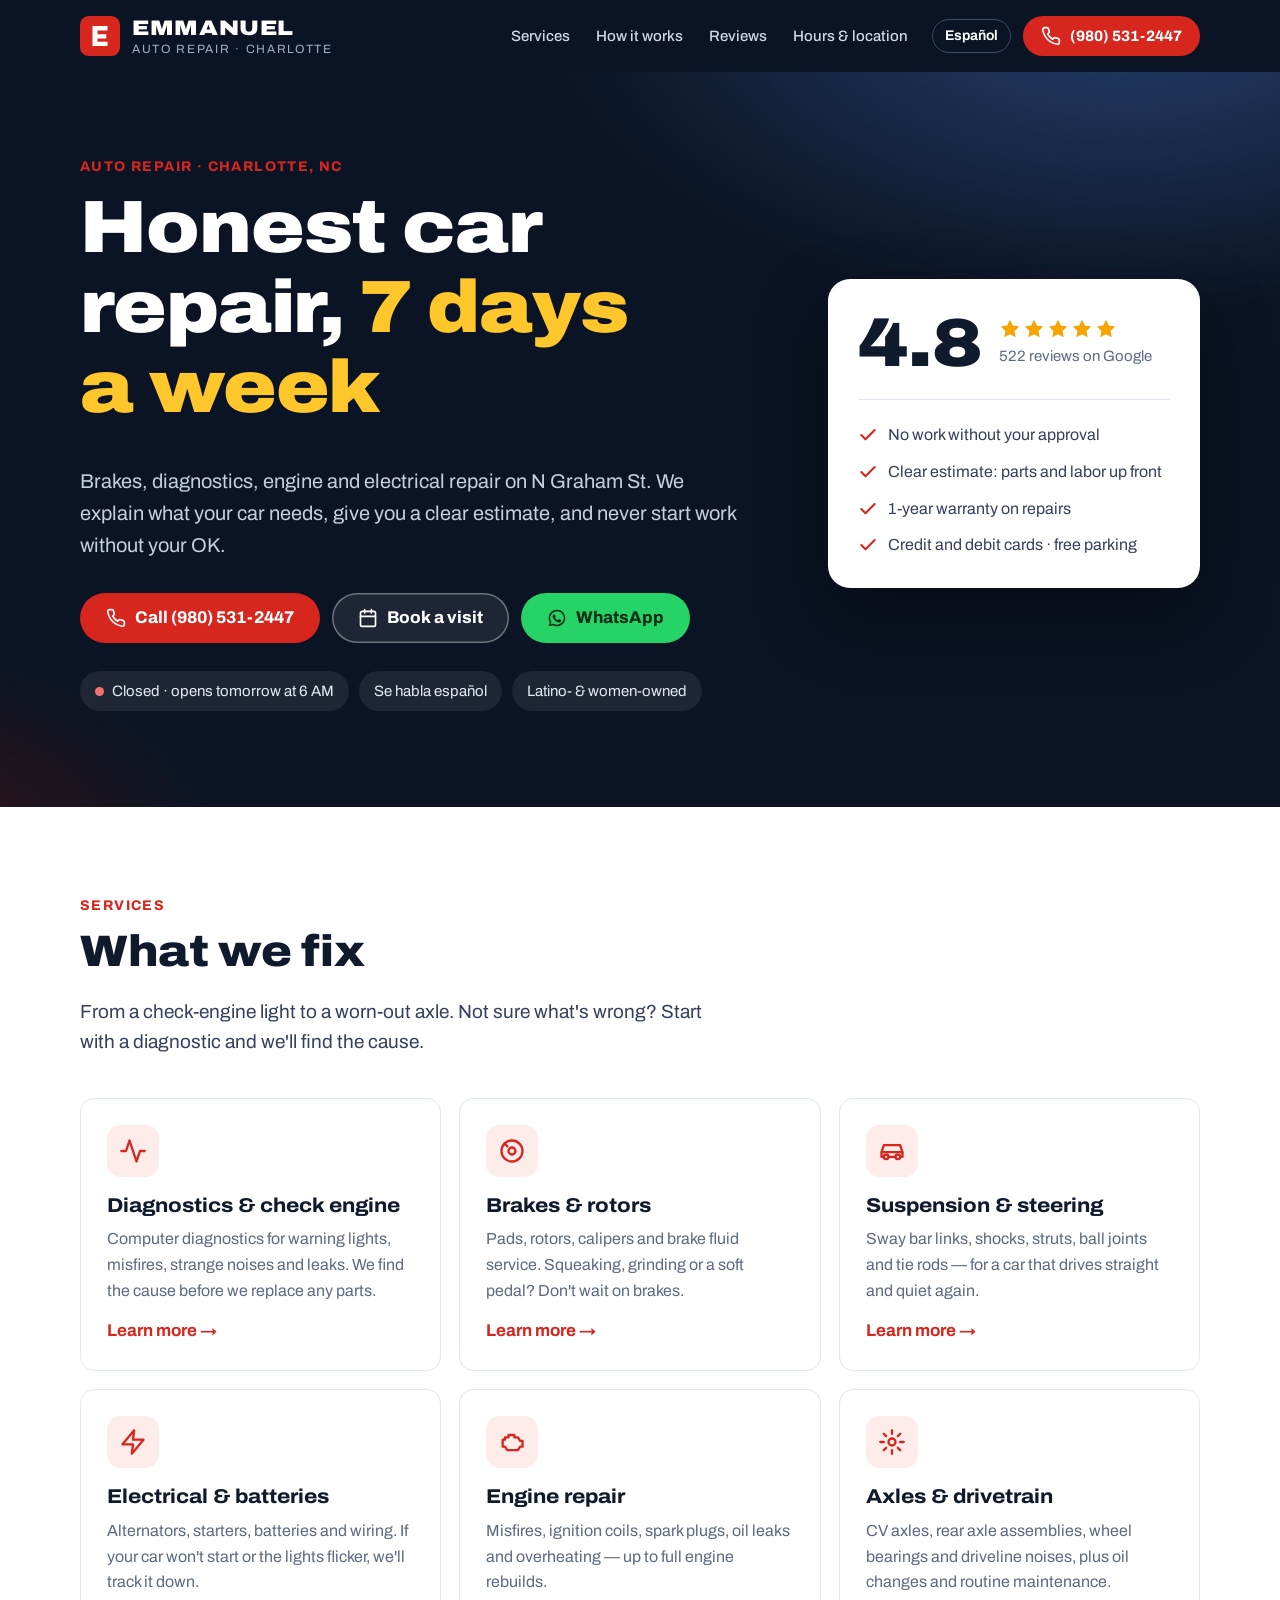
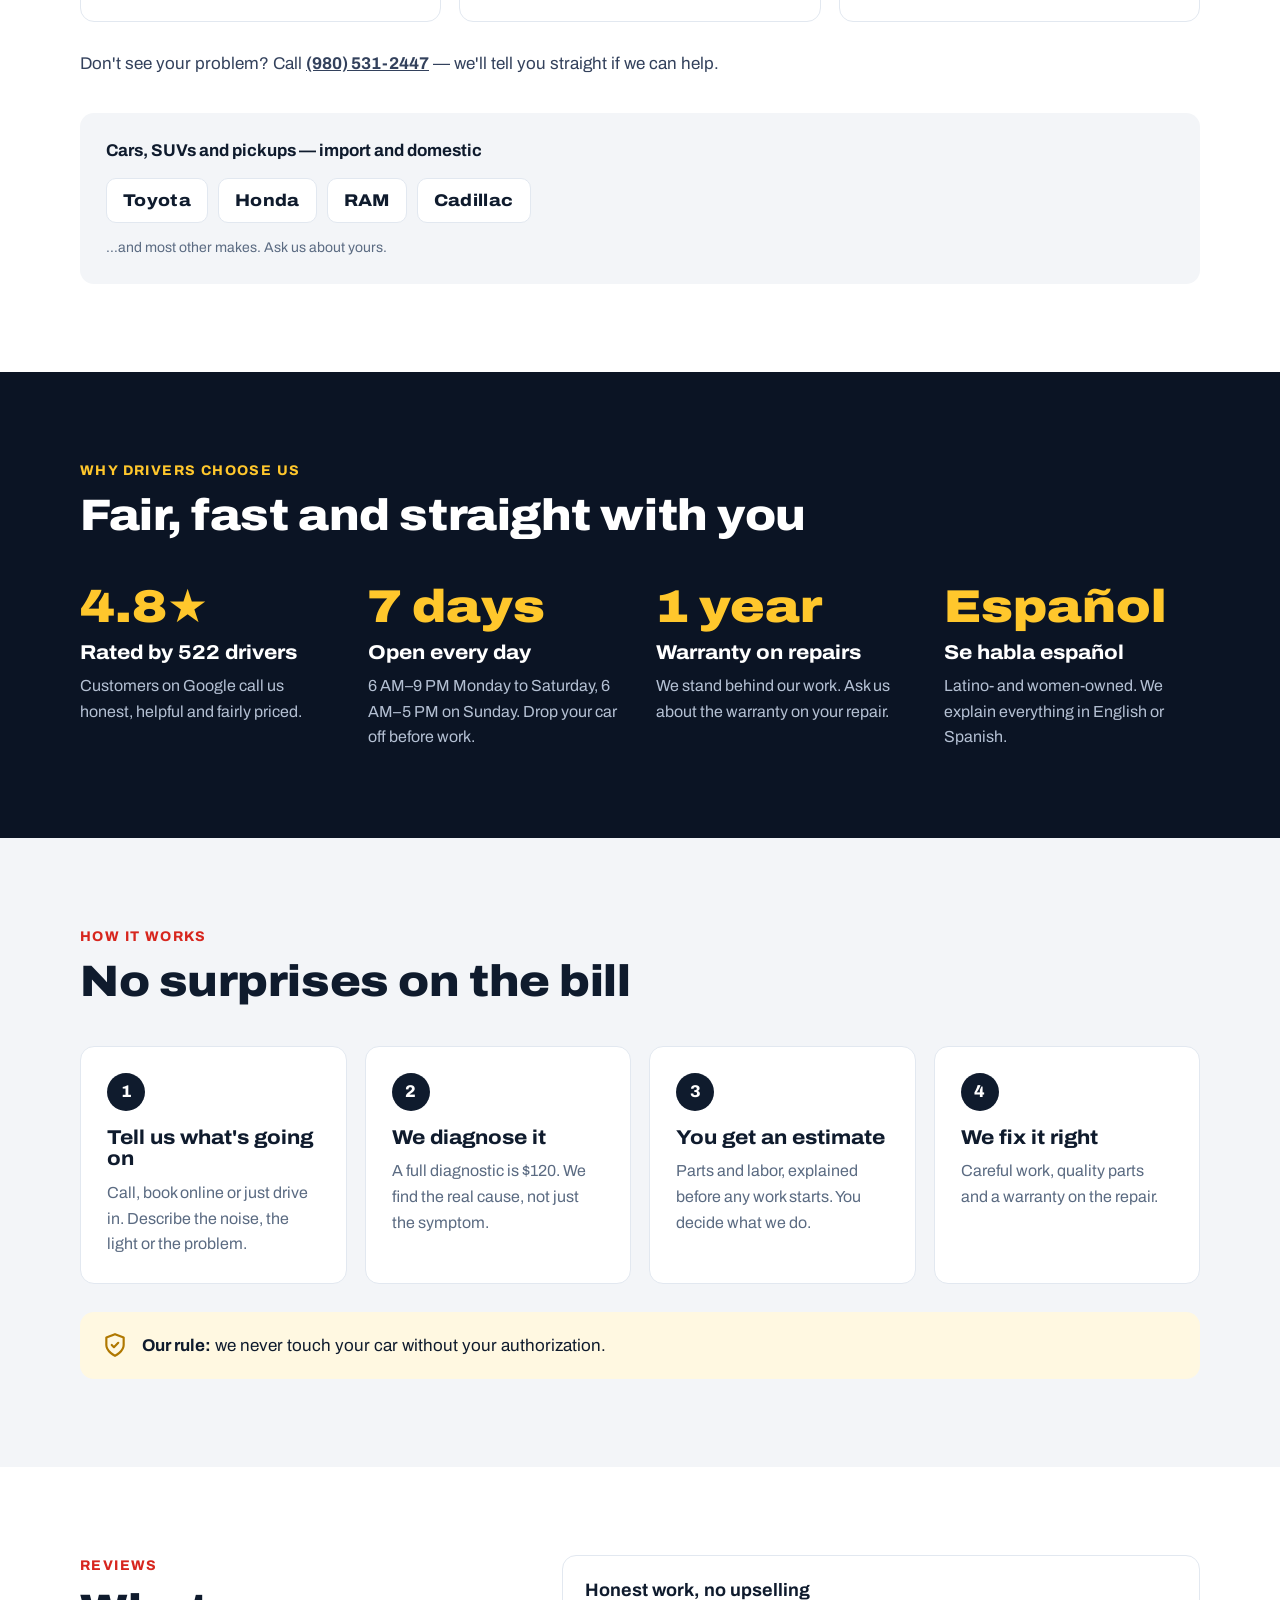
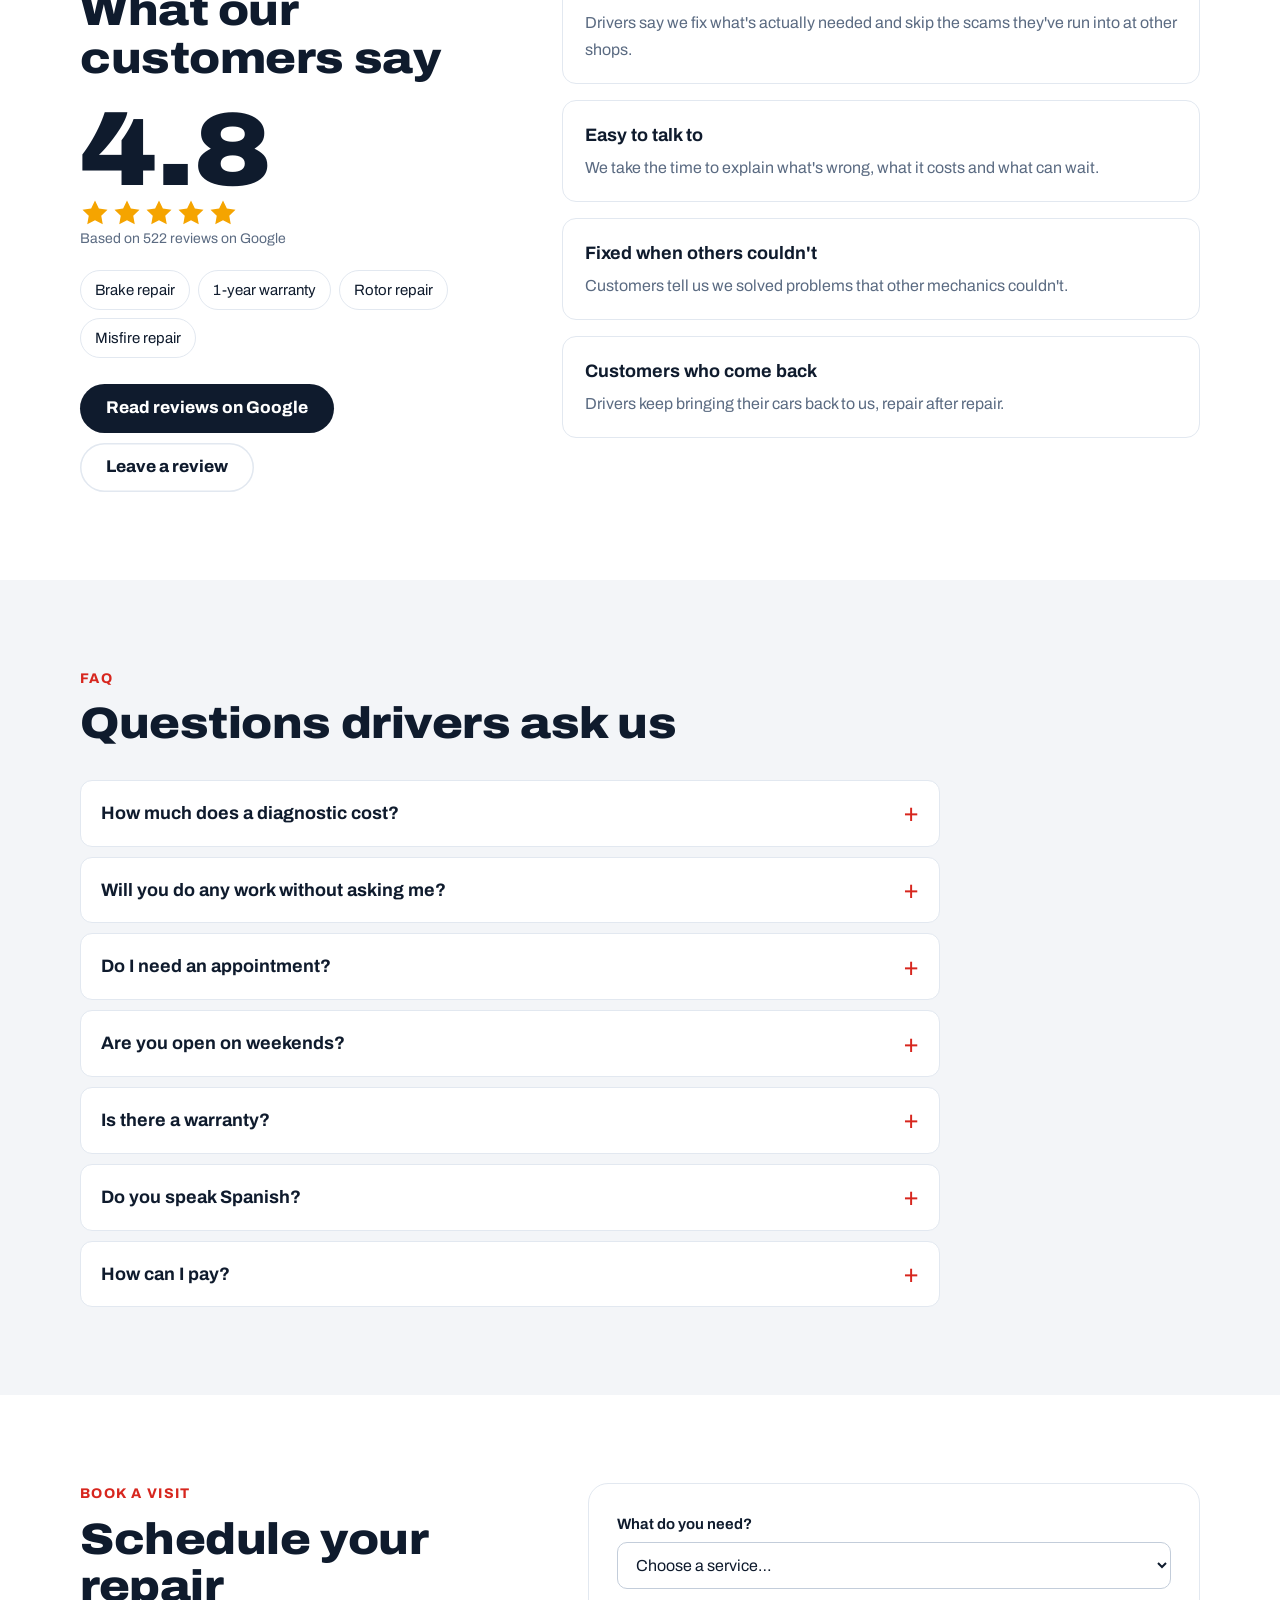
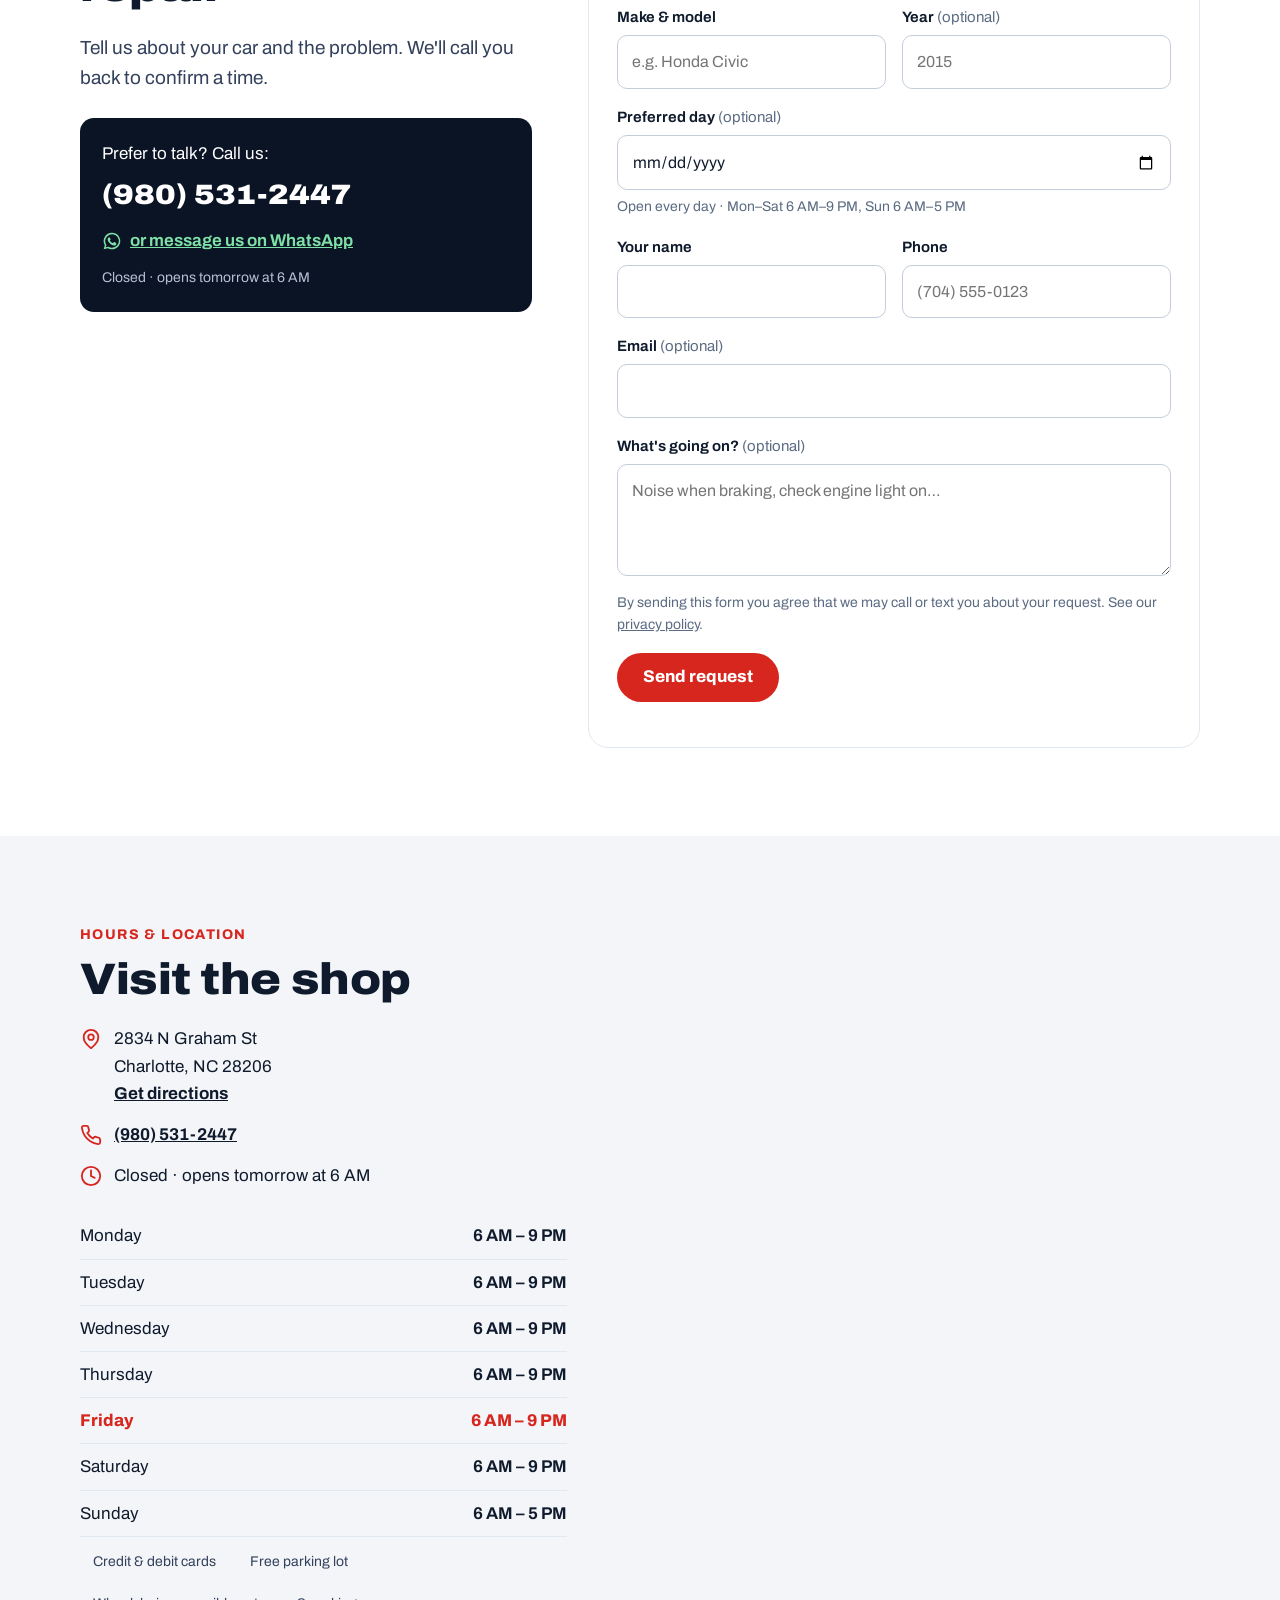
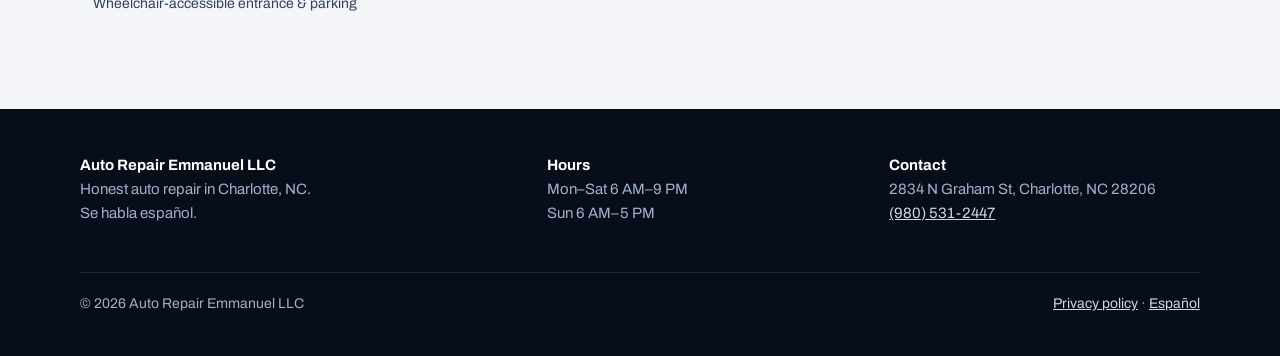
<file: index.html>
<!doctype html>
<html lang="en">
<head>
<meta charset="utf-8">
<meta name="viewport" content="width=device-width, initial-scale=1, viewport-fit=cover">
<title>Auto Repair Emmanuel — Honest Auto Repair in Charlotte, NC · Open 7 Days</title>
<meta name="description" content="Latino- and women-owned auto repair shop at 2834 N Graham St, Charlotte. Brakes, diagnostics, engine, electrical and suspension repair. 4.8★ from 522 Google reviews. Open 7 days. Se habla español. (980) 531-2447.">
<link rel="canonical" href="https://www.autorepairemmanuel.com/">
<link rel="alternate" hreflang="en" href="https://www.autorepairemmanuel.com/">
<link rel="alternate" hreflang="es" href="https://www.autorepairemmanuel.com/es/">
<link rel="alternate" hreflang="x-default" href="https://www.autorepairemmanuel.com/">
<meta property="og:type" content="website">
<meta property="og:title" content="Auto Repair Emmanuel — Honest Auto Repair in Charlotte, NC">
<meta property="og:description" content="Brakes, diagnostics, engine and electrical repair. 4.8★ from 522 Google reviews. Open 7 days. Se habla español.">
<meta property="og:url" content="https://www.autorepairemmanuel.com/">
<meta property="og:locale" content="en_US">
<meta property="og:locale:alternate" content="es_US">
<!-- preview: remove noindex when the client approves the launch -->
<meta name="robots" content="noindex, nofollow">
<meta property="og:image" content="https://ihorsavva.github.io/emmanuelAuto/assets/img/og.png">
<meta property="og:image:width" content="1200">
<meta property="og:image:height" content="630">
<meta property="og:image:alt" content="Auto Repair Emmanuel — honest car repair in Charlotte, NC">
<meta name="twitter:card" content="summary_large_image">
<meta name="theme-color" content="#0b1424">
<link rel="icon" href="assets/img/favicon.svg" type="image/svg+xml">
<link rel="preconnect" href="https://fonts.googleapis.com">
<link rel="preconnect" href="https://fonts.gstatic.com" crossorigin>
<link rel="stylesheet" href="https://fonts.googleapis.com/css2?family=Archivo:wdth,wght@62..125,400..900&amp;display=swap">
<link rel="stylesheet" href="assets/css/style.css">
<script type="application/ld+json">
{
 "@context": "https://schema.org",
 "@type": "AutoRepair",
 "@id": "https://www.autorepairemmanuel.com/#shop",
 "name": "Auto Repair Emmanuel LLC",
 "url": "https://www.autorepairemmanuel.com/",
 "telephone": "+19805312447",
 "priceRange": "$$",
 "address": {
  "@type": "PostalAddress",
  "streetAddress": "2834 N Graham St",
  "addressLocality": "Charlotte",
  "addressRegion": "NC",
  "postalCode": "28206",
  "addressCountry": "US"
 },
 "geo": { "@type": "GeoCoordinates", "latitude": 35.2572837, "longitude": -80.8220715 },
 "hasMap": "https://maps.google.com/?cid=7259521944887175084",
 "openingHoursSpecification": [
  { "@type": "OpeningHoursSpecification", "dayOfWeek": ["Monday", "Tuesday", "Wednesday", "Thursday", "Friday", "Saturday"], "opens": "06:00", "closes": "21:00" },
  { "@type": "OpeningHoursSpecification", "dayOfWeek": "Sunday", "opens": "06:00", "closes": "17:00" }
 ],
 "paymentAccepted": "Credit Card, Debit Card",
 "knowsLanguage": ["en", "es"],
 "areaServed": { "@type": "City", "name": "Charlotte" }
}
</script>
<script type="application/ld+json">
{
 "@context": "https://schema.org",
 "@type": "FAQPage",
 "mainEntity": [
  {
   "@type": "Question",
   "name": "How much does a diagnostic cost?",
   "acceptedAnswer": {
    "@type": "Answer",
    "text": "A full diagnostic is $120. We find the cause first, then give you an estimate for parts and labor."
   }
  },
  {
   "@type": "Question",
   "name": "Will you do any work without asking me?",
   "acceptedAnswer": {
    "@type": "Answer",
    "text": "No. We never touch your car without your authorization. You see the estimate and decide what we do."
   }
  },
  {
   "@type": "Question",
   "name": "Do I need an appointment?",
   "acceptedAnswer": {
    "@type": "Answer",
    "text": "Book online or call (980) 531-2447 and we'll confirm a time. If it's urgent, call and we'll tell you how soon we can look at it."
   }
  },
  {
   "@type": "Question",
   "name": "Are you open on weekends?",
   "acceptedAnswer": {
    "@type": "Answer",
    "text": "Yes. We're open 7 days: Monday to Saturday 6 AM–9 PM and Sunday 6 AM–5 PM."
   }
  },
  {
   "@type": "Question",
   "name": "Is there a warranty?",
   "acceptedAnswer": {
    "@type": "Answer",
    "text": "Yes, our repairs come with a 1-year warranty. Ask us about the details for your repair."
   }
  },
  {
   "@type": "Question",
   "name": "Do you speak Spanish?",
   "acceptedAnswer": {
    "@type": "Answer",
    "text": "Sí. We're a Latino- and women-owned shop and explain everything in English or Spanish."
   }
  },
  {
   "@type": "Question",
   "name": "How can I pay?",
   "acceptedAnswer": {
    "@type": "Answer",
    "text": "We accept credit and debit cards."
   }
  }
 ]
}
</script>
</head>
<body>
<svg width="0" height="0" style="position:absolute" aria-hidden="true">
  <defs>
    <symbol id="i-phone" viewBox="0 0 24 24"><path fill="none" stroke="currentColor" stroke-width="2" stroke-linecap="round" stroke-linejoin="round" d="M22 16.9v3a2 2 0 0 1-2.2 2 19.8 19.8 0 0 1-8.6-3.1 19.5 19.5 0 0 1-6-6A19.8 19.8 0 0 1 2.1 4.2 2 2 0 0 1 4.1 2h3a2 2 0 0 1 2 1.7c.1.9.4 1.8.7 2.7a2 2 0 0 1-.5 2.1L8 9.8a16 16 0 0 0 6 6l1.3-1.3a2 2 0 0 1 2.1-.4c.9.3 1.8.6 2.7.7a2 2 0 0 1 1.7 2z"/></symbol>
    <symbol id="i-pin" viewBox="0 0 24 24"><g fill="none" stroke="currentColor" stroke-width="2" stroke-linecap="round" stroke-linejoin="round"><path d="M20 10c0 6-8 12-8 12s-8-6-8-12a8 8 0 0 1 16 0z"/><circle cx="12" cy="10" r="3"/></g></symbol>
    <symbol id="i-nav" viewBox="0 0 24 24"><path fill="none" stroke="currentColor" stroke-width="2" stroke-linejoin="round" d="M3 11 22 2l-9 19-2-8z"/></symbol>
    <symbol id="i-star" viewBox="0 0 24 24"><path fill="currentColor" d="m12 2 3.1 6.3 6.9 1-5 4.9 1.2 6.8L12 17.8 5.8 21 7 14.2 2 9.3l6.9-1z"/></symbol>
    <symbol id="i-check" viewBox="0 0 24 24"><path fill="none" stroke="currentColor" stroke-width="2.5" stroke-linecap="round" stroke-linejoin="round" d="M20 6 9 17l-5-5"/></symbol>
    <symbol id="i-clock" viewBox="0 0 24 24"><g fill="none" stroke="currentColor" stroke-width="2" stroke-linecap="round"><circle cx="12" cy="12" r="10"/><path d="M12 6v6l4 2"/></g></symbol>
    <symbol id="i-cal" viewBox="0 0 24 24"><g fill="none" stroke="currentColor" stroke-width="2" stroke-linecap="round"><rect x="3" y="4" width="18" height="18" rx="2"/><path d="M16 2v4M8 2v4M3 10h18"/></g></symbol>
    <symbol id="i-pulse" viewBox="0 0 24 24"><path fill="none" stroke="currentColor" stroke-width="2" stroke-linecap="round" stroke-linejoin="round" d="M22 12h-4l-3 9L9 3l-3 9H2"/></symbol>
    <symbol id="i-disc" viewBox="0 0 24 24"><g fill="none" stroke="currentColor" stroke-width="2"><circle cx="12" cy="12" r="9"/><circle cx="12" cy="12" r="3"/><path stroke-linecap="round" d="M5.5 5.5 8 8"/></g></symbol>
    <symbol id="i-car" viewBox="0 0 24 24"><g fill="none" stroke="currentColor" stroke-width="2" stroke-linecap="round" stroke-linejoin="round"><path d="M3 13 5 7h14l2 6v4h-2M5 17H3v-4h18M9 17h6"/><circle cx="7" cy="17" r="2"/><circle cx="17" cy="17" r="2"/></g></symbol>
    <symbol id="i-bolt" viewBox="0 0 24 24"><path fill="none" stroke="currentColor" stroke-width="2" stroke-linejoin="round" d="M13 2 3 14h9l-1 8 10-12h-9z"/></symbol>
    <symbol id="i-engine" viewBox="0 0 24 24"><path fill="none" stroke="currentColor" stroke-width="2" stroke-linejoin="round" d="M4 10h2V8h3V6h5v2h3l2 3h2v5h-2l-2 3H8l-2-3H4z"/></symbol>
    <symbol id="i-gear" viewBox="0 0 24 24"><g fill="none" stroke="currentColor" stroke-width="2" stroke-linecap="round"><circle cx="12" cy="12" r="3"/><path d="M12 2v3M12 19v3M2 12h3M19 12h3M4.9 4.9 7 7M17 17l2.1 2.1M4.9 19.1 7 17M17 7l2.1-2.1"/></g></symbol>
    <symbol id="i-shield" viewBox="0 0 24 24"><g fill="none" stroke="currentColor" stroke-width="2" stroke-linecap="round" stroke-linejoin="round"><path d="M12 22s8-4 8-10V5l-8-3-8 3v7c0 6 8 10 8 10z"/><path d="m9 12 2 2 4-4"/></g></symbol>
    <symbol id="i-menu" viewBox="0 0 24 24"><path fill="none" stroke="currentColor" stroke-width="2" stroke-linecap="round" d="M3 6h18M3 12h18M3 18h18"/></symbol>
    <symbol id="i-wa" viewBox="0 0 24 24"><path fill="currentColor" d="M12 2a10 10 0 0 0-8.6 15.1L2 22l5-1.3A10 10 0 1 0 12 2zm0 18.2a8.2 8.2 0 0 1-4.2-1.2l-.3-.2-3 .8.8-2.9-.2-.3A8.2 8.2 0 1 1 12 20.2zm4.5-6.1c-.2-.1-1.5-.7-1.7-.8-.2-.1-.4-.1-.6.1l-.8 1c-.1.2-.3.2-.5.1a6.7 6.7 0 0 1-3.3-2.9c-.3-.4.3-.4.7-1.3.1-.2 0-.3 0-.4l-.8-1.8c-.2-.5-.4-.4-.6-.4h-.5c-.2 0-.4.1-.7.3-.2.3-.9.9-.9 2.2s.9 2.5 1 2.7c.1.2 1.8 2.8 4.4 3.9 1.6.7 2.3.8 3.1.6.5-.1 1.5-.6 1.7-1.2.2-.6.2-1.1.2-1.2-.1-.1-.3-.2-.5-.3z"/></symbol>
    <symbol id="i-logo" viewBox="0 0 64 64"><rect width="64" height="64" rx="14" fill="#d7261e"/><path d="M20 16h24v7H28v6h14v7H28v5h16v7H20z" fill="#fff"/></symbol>
  </defs>
</svg>

<a class="skip" href="#main">Skip to content</a>

<header class="site-head">
  <div class="wrap">
    <a class="brand" href="./" aria-label="Auto Repair Emmanuel, home"><svg aria-hidden="true"><use href="#i-logo"/></svg><span><span class="brand-mark">EMMANUEL</span><span class="brand-sub">Auto Repair · Charlotte</span></span></a>
    <nav class="nav" id="nav" aria-label="Main">
      <a href="#services">Services</a>
      <a href="#how">How it works</a>
      <a href="#reviews">Reviews</a>
      <a href="#contact">Hours &amp; location</a>
    </nav>
    <div class="head-actions">
      <a class="lang" href="es/" hreflang="es" lang="es">Español</a>
      <a class="btn btn-primary btn-sm" href="tel:+19805312447"><svg aria-hidden="true"><use href="#i-phone"/></svg>(980) 531-2447</a>
      <button class="menu-btn" type="button" aria-controls="nav" aria-expanded="false"><svg aria-hidden="true"><use href="#i-menu"/></svg><span class="sr">Menu</span></button>
    </div>
  </div>
</header>

<main id="main">
  <section class="hero">
    <div class="wrap">
      <div>
        <p class="eyebrow">Auto repair · Charlotte, NC</p>
        <h1>Honest car repair, <em>7&nbsp;days a&nbsp;week</em></h1>
        <p class="lead">Brakes, diagnostics, engine and electrical repair on N&nbsp;Graham&nbsp;St. We explain what your car needs, give you a clear estimate, and never start work without your OK.</p>
        <div class="cta">
          <a class="btn btn-primary" href="tel:+19805312447"><svg aria-hidden="true"><use href="#i-phone"/></svg>Call (980) 531-2447</a>
          <a class="btn btn-ghost" href="#book"><svg aria-hidden="true"><use href="#i-cal"/></svg>Book a visit</a>
          <a class="btn btn-wa" href="https://wa.me/19805312447?text=Hi!%20I%27d%20like%20to%20book%20a%20repair." target="_blank" rel="noopener"><svg aria-hidden="true"><use href="#i-wa"/></svg>WhatsApp</a>
        </div>
        <ul class="badges">
          <li class="badge" data-status><span class="status-dot"></span><span data-status-text>Mon–Sat 6 AM–9 PM · Sun 6 AM–5 PM</span></li>
          <li class="badge" lang="es">Se habla español</li>
          <li class="badge">Latino- &amp; women-owned</li>
        </ul>
      </div>
      <aside class="rating-card" aria-label="Google rating">
        <div class="top">
          <div class="big" data-rating>4.8</div>
          <div>
            <div class="stars" aria-label="4.8 out of 5 stars"><svg><use href="#i-star"/></svg><svg><use href="#i-star"/></svg><svg><use href="#i-star"/></svg><svg><use href="#i-star"/></svg><svg><use href="#i-star"/></svg></div>
            <div class="count"><span data-count>522</span> reviews on Google</div>
          </div>
        </div>
        <hr>
        <ul class="checks">
          <li><svg aria-hidden="true"><use href="#i-check"/></svg>No work without your approval</li>
          <li><svg aria-hidden="true"><use href="#i-check"/></svg>Clear estimate: parts and labor up front</li>
          <li><svg aria-hidden="true"><use href="#i-check"/></svg>1-year warranty on repairs</li>
          <li><svg aria-hidden="true"><use href="#i-check"/></svg>Credit and debit cards · free parking</li>
        </ul>
      </aside>
    </div>
  </section>

  <section class="section" id="services">
    <div class="wrap">
      <p class="eyebrow">Services</p>
      <h2>What we fix</h2>
      <p class="lead">From a check-engine light to a worn-out axle. Not sure what's wrong? Start with a diagnostic and we'll find the cause.</p>
      <div class="grid">
        <article class="card"><div class="ico"><svg aria-hidden="true"><use href="#i-pulse"/></svg></div><h3>Diagnostics &amp; check engine</h3><p>Computer diagnostics for warning lights, misfires, strange noises and leaks. We find the cause before we replace any parts.</p><a class="card-link" href="check-engine.html">Learn more<span class="sr"> — Check engine &amp; diagnostics</span> →</a></article>
        <article class="card"><div class="ico"><svg aria-hidden="true"><use href="#i-disc"/></svg></div><h3>Brakes &amp; rotors</h3><p>Pads, rotors, calipers and brake fluid service. Squeaking, grinding or a soft pedal? Don't wait on brakes.</p><a class="card-link" href="brakes.html">Learn more<span class="sr"> — Brake repair</span> →</a></article>
        <article class="card"><div class="ico"><svg aria-hidden="true"><use href="#i-car"/></svg></div><h3>Suspension &amp; steering</h3><p>Sway bar links, shocks, struts, ball joints and tie rods — for a car that drives straight and quiet again.</p><a class="card-link" href="suspension.html">Learn more<span class="sr"> — Suspension repair</span> →</a></article>
        <article class="card"><div class="ico"><svg aria-hidden="true"><use href="#i-bolt"/></svg></div><h3>Electrical &amp; batteries</h3><p>Alternators, starters, batteries and wiring. If your car won't start or the lights flicker, we'll track it down.</p></article>
        <article class="card"><div class="ico"><svg aria-hidden="true"><use href="#i-engine"/></svg></div><h3>Engine repair</h3><p>Misfires, ignition coils, spark plugs, oil leaks and overheating — up to full engine rebuilds.</p></article>
        <article class="card"><div class="ico"><svg aria-hidden="true"><use href="#i-gear"/></svg></div><h3>Axles &amp; drivetrain</h3><p>CV axles, rear axle assemblies, wheel bearings and driveline noises, plus oil changes and routine maintenance.</p></article>
      </div>
      <p class="more">Don't see your problem? Call <a href="tel:+19805312447">(980) 531-2447</a> — we'll tell you straight if we can help.</p>
      <div class="makes"><p><strong>Cars, SUVs and pickups — import and domestic</strong></p><ul><li>Toyota</li><li>Honda</li><li>RAM</li><li>Cadillac</li></ul><p class="hint">…and most other makes. Ask us about yours.</p></div>
    </div>
  </section>

  <section class="section dark" id="why">
    <div class="wrap">
      <p class="eyebrow">Why drivers choose us</p>
      <h2>Fair, fast and straight with you</h2>
      <div class="why">
        <div><div class="num">4.8★</div><h3>Rated by 522 drivers</h3><p>Customers on Google call us honest, helpful and fairly priced.</p></div>
        <div><div class="num">7 days</div><h3>Open every day</h3><p>6 AM–9 PM Monday to Saturday, 6 AM–5 PM on Sunday. Drop your car off before work.</p></div>
        <div><div class="num">1 year</div><h3>Warranty on repairs</h3><p>We stand behind our work. Ask us about the warranty on your repair.</p></div>
        <div><div class="num" lang="es">Español</div><h3>Se habla español</h3><p>Latino- and women-owned. We explain everything in English or Spanish.</p></div>
      </div>
    </div>
  </section>

  <section class="section alt" id="how">
    <div class="wrap">
      <p class="eyebrow">How it works</p>
      <h2>No surprises on the bill</h2>
      <ol class="steps">
        <li><h3>Tell us what's going on</h3><p>Call, book online or just drive in. Describe the noise, the light or the problem.</p></li>
        <li><h3>We diagnose it</h3><p>A full diagnostic is $120. We find the real cause, not just the symptom.</p></li>
        <li><h3>You get an estimate</h3><p>Parts and labor, explained before any work starts. You decide what we do.</p></li>
        <li><h3>We fix it right</h3><p>Careful work, quality parts and a warranty on the repair.</p></li>
      </ol>
      <div class="promise"><svg aria-hidden="true"><use href="#i-shield"/></svg><p><strong>Our rule:</strong> we never touch your car without your authorization.</p></div>
    </div>
  </section>

  <section class="section dark" id="gallery" hidden>
    <div class="wrap">
      <p class="eyebrow">Our work</p>
      <h2>Inside the shop</h2>
      <p class="lead">Real jobs from our bays: brakes, suspension, engine rebuilds, trucks and SUVs.</p>
      <div class="gallery" id="gallery-grid"></div>
      <p class="g-attr">Photos and reviews from Google Maps</p>
    </div>
  </section>

  <section class="section" id="reviews">
    <div class="wrap reviews">
      <div>
        <p class="eyebrow">Reviews</p>
        <h2>What our customers say</h2>
        <div class="score" data-rating>4.8</div>
        <div class="stars" aria-label="4.8 out of 5 stars"><svg><use href="#i-star"/></svg><svg><use href="#i-star"/></svg><svg><use href="#i-star"/></svg><svg><use href="#i-star"/></svg><svg><use href="#i-star"/></svg></div>
        <p class="hint">Based on <span data-count>522</span> reviews on Google</p>
        <ul class="tags" aria-label="Often mentioned in reviews">
          <li>Brake repair</li><li>1-year warranty</li><li>Rotor repair</li><li>Misfire repair</li>
        </ul>
        <div class="row-btns">
          <a class="btn btn-dark" href="https://maps.google.com/?cid=7259521944887175084" target="_blank" rel="noopener">Read reviews on Google</a>
          <a class="btn btn-line" href="https://search.google.com/local/writereview?placeid=ChIJTweTncUfVIgRrCcnDL8Av2Q" target="_blank" rel="noopener">Leave a review</a>
        </div>
      </div>
      <ul class="quotes" id="quotes">
        <li><strong>Honest work, no upselling</strong><span>Drivers say we fix what's actually needed and skip the scams they've run into at other shops.</span></li>
        <li><strong>Easy to talk to</strong><span>We take the time to explain what's wrong, what it costs and what can wait.</span></li>
        <li><strong>Fixed when others couldn't</strong><span>Customers tell us we solved problems that other mechanics couldn't.</span></li>
        <li><strong>Customers who come back</strong><span>Drivers keep bringing their cars back to us, repair after repair.</span></li>
      </ul>
    </div>
  </section>

  <section class="section alt" id="faq">
    <div class="wrap">
      <p class="eyebrow">FAQ</p>
      <h2>Questions drivers ask us</h2>
      <div class="faq">
        <details><summary>How much does a diagnostic cost?</summary><p>A full diagnostic is $120. We find the cause first, then give you an estimate for parts and labor.</p></details>
        <details><summary>Will you do any work without asking me?</summary><p>No. We never touch your car without your authorization. You see the estimate and decide what we do.</p></details>
        <details><summary>Do I need an appointment?</summary><p>Book online or call (980) 531-2447 and we'll confirm a time. If it's urgent, call and we'll tell you how soon we can look at it.</p></details>
        <details><summary>Are you open on weekends?</summary><p>Yes. We're open 7 days: Monday to Saturday 6 AM–9 PM and Sunday 6 AM–5 PM.</p></details>
        <details><summary>Is there a warranty?</summary><p>Yes, our repairs come with a 1-year warranty. Ask us about the details for your repair.</p></details>
        <details><summary>Do you speak Spanish?</summary><p>Sí. We're a Latino- and women-owned shop and explain everything in English or Spanish.</p></details>
        <details><summary>How can I pay?</summary><p>We accept credit and debit cards.</p></details>
      </div>
    </div>
  </section>

  <section class="section" id="book">
    <div class="wrap book">
      <div>
        <p class="eyebrow">Book a visit</p>
        <h2>Schedule your repair</h2>
        <p class="lead">Tell us about your car and the problem. We'll call you back to confirm a time.</p>
        <div class="call-box" data-status>
          <p style="margin:0 0 6px">Prefer to talk? Call us:</p>
          <a class="tel" href="tel:+19805312447">(980) 531-2447</a>
          <p style="margin:10px 0 0"><a class="wa-link" href="https://wa.me/19805312447?text=Hi!%20I%27d%20like%20to%20book%20a%20repair." target="_blank" rel="noopener"><svg aria-hidden="true"><use href="#i-wa"/></svg>or message us on WhatsApp</a></p>
          <p class="hint" style="margin:8px 0 0;color:#b4c0d3"><span data-status-text>Mon–Sat 6 AM–9 PM · Sun 6 AM–5 PM</span></p>
        </div>
      </div>
      <form class="form" id="booking" novalidate>
        <div class="form-grid">
          <div class="field full">
            <label for="f-service">What do you need?</label>
            <select id="f-service" name="service" required>
              <option value="">Choose a service…</option>
              <option>Diagnostics / check engine light</option>
              <option>Brakes &amp; rotors</option>
              <option>Suspension &amp; steering</option>
              <option>Electrical / battery / alternator</option>
              <option>Engine repair</option>
              <option>Axles &amp; drivetrain</option>
              <option>Oil change &amp; maintenance</option>
              <option>Other / not sure</option>
            </select>
          </div>
          <div class="field"><label for="f-car">Make &amp; model</label><input id="f-car" name="car" autocomplete="off" placeholder="e.g. Honda Civic" maxlength="100" required></div>
          <div class="field"><label for="f-year">Year <span class="opt">(optional)</span></label><input id="f-year" name="year" inputmode="numeric" pattern="(19|20)[0-9]{2}" maxlength="4" placeholder="2015"></div>
          <div class="field full"><label for="f-date">Preferred day <span class="opt">(optional)</span></label><input id="f-date" name="date" type="date"><span class="hint" id="date-hint">Open every day · Mon–Sat 6 AM–9 PM, Sun 6 AM–5 PM</span></div>
          <div class="field"><label for="f-name">Your name</label><input id="f-name" name="name" autocomplete="name" maxlength="100" required></div>
          <div class="field"><label for="f-phone">Phone</label><input id="f-phone" name="phone" type="tel" autocomplete="tel" placeholder="(704) 555-0123" maxlength="30" required></div>
          <div class="field full"><label for="f-email">Email <span class="opt">(optional)</span></label><input id="f-email" name="email" type="email" autocomplete="email" maxlength="120"></div>
          <div class="field full"><label for="f-comment">What's going on? <span class="opt">(optional)</span></label><textarea id="f-comment" name="comment" maxlength="1000" placeholder="Noise when braking, check engine light on…"></textarea></div>
          <div class="hp" aria-hidden="true"><label for="f-website">Website</label><input id="f-website" name="website" tabindex="-1" autocomplete="off"></div>
        </div>
        <p class="consent">By sending this form you agree that we may call or text you about your request. See our <a href="privacy.html">privacy policy</a>.</p>
        <p><button class="btn btn-primary" type="submit">Send request</button></p>
        <p class="form-msg" role="status" aria-live="polite"></p>
      </form>
    </div>
  </section>

  <section class="section alt" id="contact">
    <div class="wrap contact">
      <div>
        <p class="eyebrow">Hours &amp; location</p>
        <h2>Visit the shop</h2>
        <ul class="info">
          <li><svg aria-hidden="true"><use href="#i-pin"/></svg><span>2834 N Graham St<br>Charlotte, NC 28206<br><a href="https://www.google.com/maps/dir/?api=1&amp;destination=Auto+Repair+Emmanuel+LLC&amp;destination_place_id=ChIJTweTncUfVIgRrCcnDL8Av2Q" target="_blank" rel="noopener">Get directions</a></span></li>
          <li><svg aria-hidden="true"><use href="#i-phone"/></svg><a href="tel:+19805312447">(980) 531-2447</a></li>
          <li data-status><svg aria-hidden="true"><use href="#i-clock"/></svg><span data-status-text>Open 7 days a week</span></li>
        </ul>
        <table class="hours">
          <caption class="sr">Opening hours</caption>
          <tbody>
            <tr data-day="1"><th scope="row">Monday</th><td>6 AM – 9 PM</td></tr>
            <tr data-day="2"><th scope="row">Tuesday</th><td>6 AM – 9 PM</td></tr>
            <tr data-day="3"><th scope="row">Wednesday</th><td>6 AM – 9 PM</td></tr>
            <tr data-day="4"><th scope="row">Thursday</th><td>6 AM – 9 PM</td></tr>
            <tr data-day="5"><th scope="row">Friday</th><td>6 AM – 9 PM</td></tr>
            <tr data-day="6"><th scope="row">Saturday</th><td>6 AM – 9 PM</td></tr>
            <tr data-day="0"><th scope="row">Sunday</th><td>6 AM – 5 PM</td></tr>
          </tbody>
        </table>
        <ul class="amen" aria-label="Amenities">
          <li>Credit &amp; debit cards</li><li>Free parking lot</li><li>Wheelchair-accessible entrance &amp; parking</li>
        </ul>
      </div>
      <iframe class="map" title="Map: Auto Repair Emmanuel, 2834 N Graham St, Charlotte" loading="lazy" referrerpolicy="no-referrer-when-downgrade" src="https://www.google.com/maps?q=Auto+Repair+Emmanuel+LLC,+2834+N+Graham+St,+Charlotte,+NC+28206&amp;output=embed"></iframe>
    </div>
  </section>
</main>

<footer class="site-foot">
  <div class="wrap">
    <div>
      <strong>Auto Repair Emmanuel LLC</strong>
      <p>Honest auto repair in Charlotte, NC.<br><span lang="es">Se habla español.</span></p>
    </div>
    <div>
      <strong>Hours</strong>
      <p>Mon–Sat 6 AM–9 PM<br>Sun 6 AM–5 PM</p>
    </div>
    <div>
      <strong>Contact</strong>
      <p>2834 N Graham St, Charlotte, NC 28206<br><a href="tel:+19805312447">(980) 531-2447</a></p>
    </div>
    <div class="legal">
      <span>© 2026 Auto Repair Emmanuel LLC</span>
      <span><a href="privacy.html">Privacy policy</a> · <a href="es/" hreflang="es" lang="es">Español</a></span>
    </div>
  </div>
</footer>

<div class="callbar">
  <a class="btn btn-primary" href="tel:+19805312447"><svg aria-hidden="true"><use href="#i-phone"/></svg>Call</a>
  <a class="btn btn-wa" href="https://wa.me/19805312447?text=Hi!%20I%27d%20like%20to%20book%20a%20repair." target="_blank" rel="noopener"><svg aria-hidden="true"><use href="#i-wa"/></svg>WhatsApp</a>
  <a class="btn btn-ghost" href="https://www.google.com/maps/dir/?api=1&amp;destination=Auto+Repair+Emmanuel+LLC&amp;destination_place_id=ChIJTweTncUfVIgRrCcnDL8Av2Q" target="_blank" rel="noopener"><svg aria-hidden="true"><use href="#i-nav"/></svg>Directions</a>
</div>

<script type="module" src="assets/js/site.js"></script>
<script type="module" src="assets/js/booking.js"></script>
<script type="module" src="assets/js/google-live.js"></script>
</body>
</html>
</file>
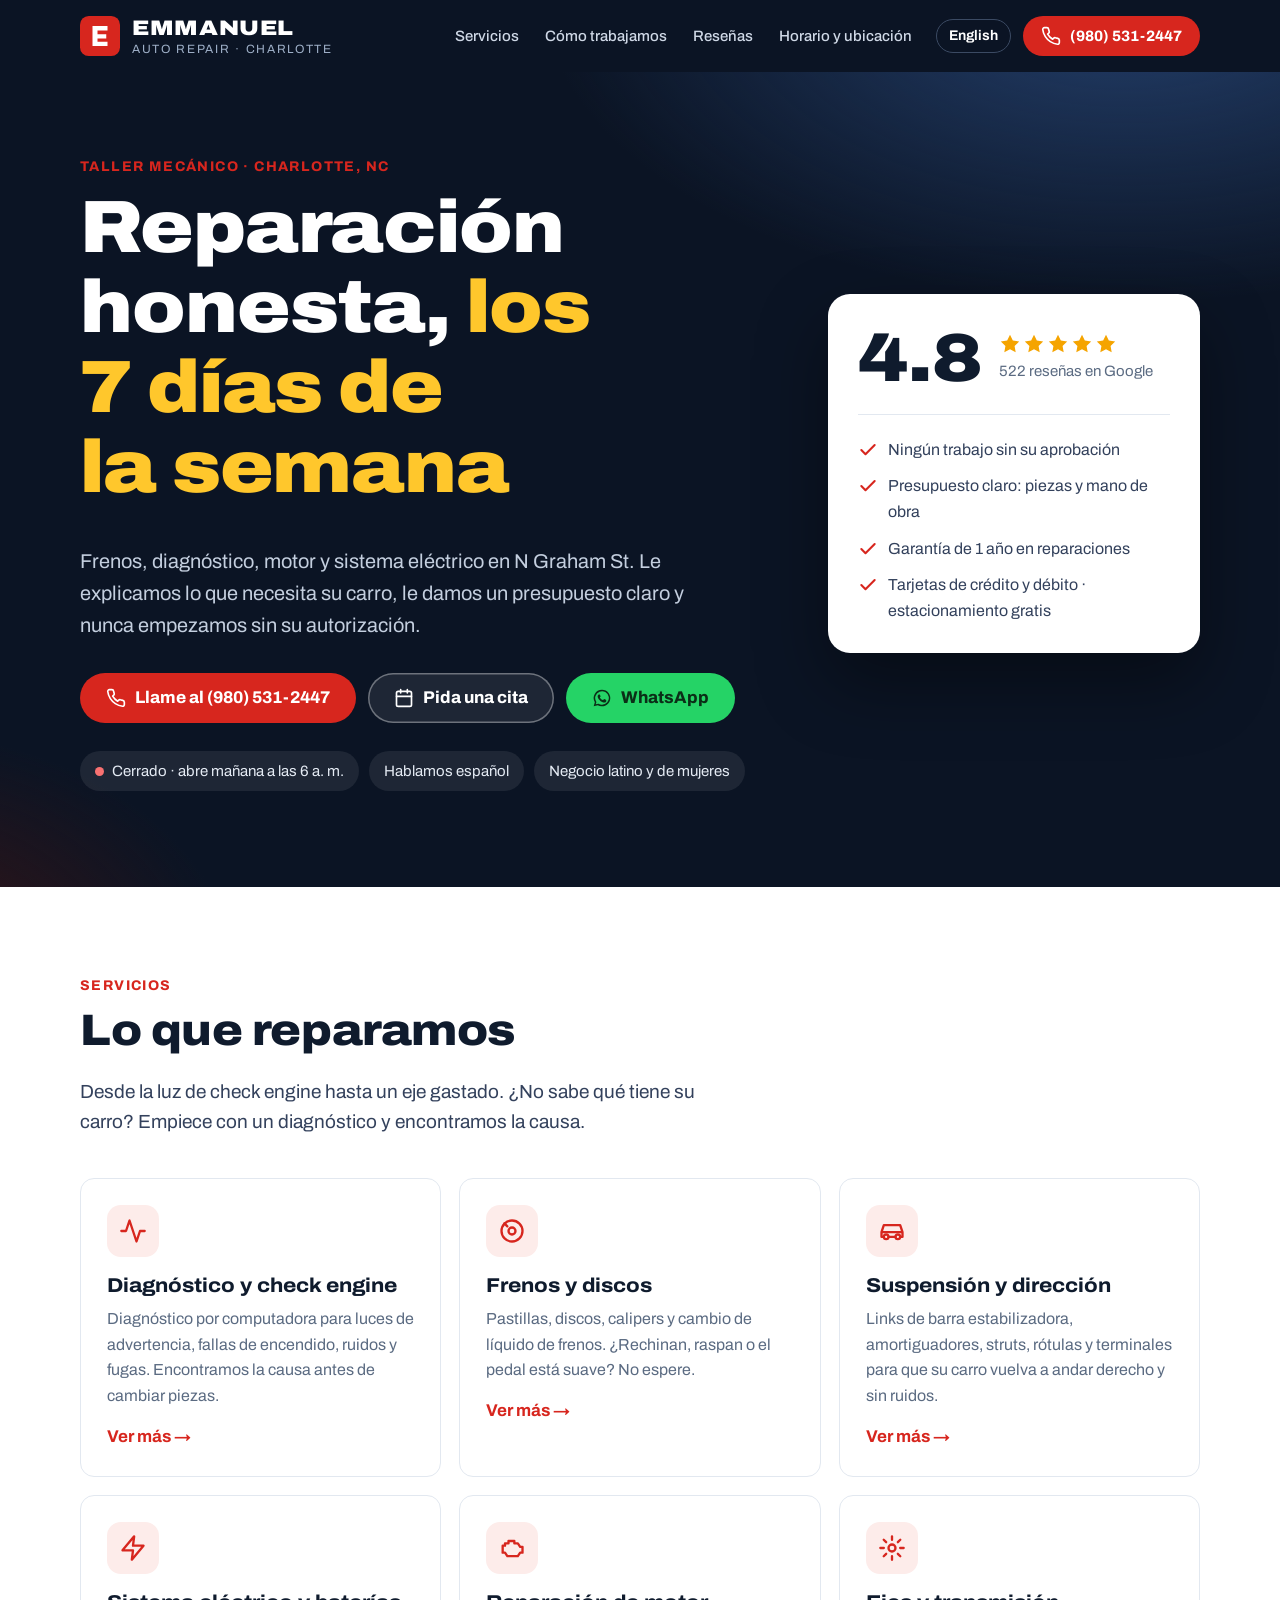
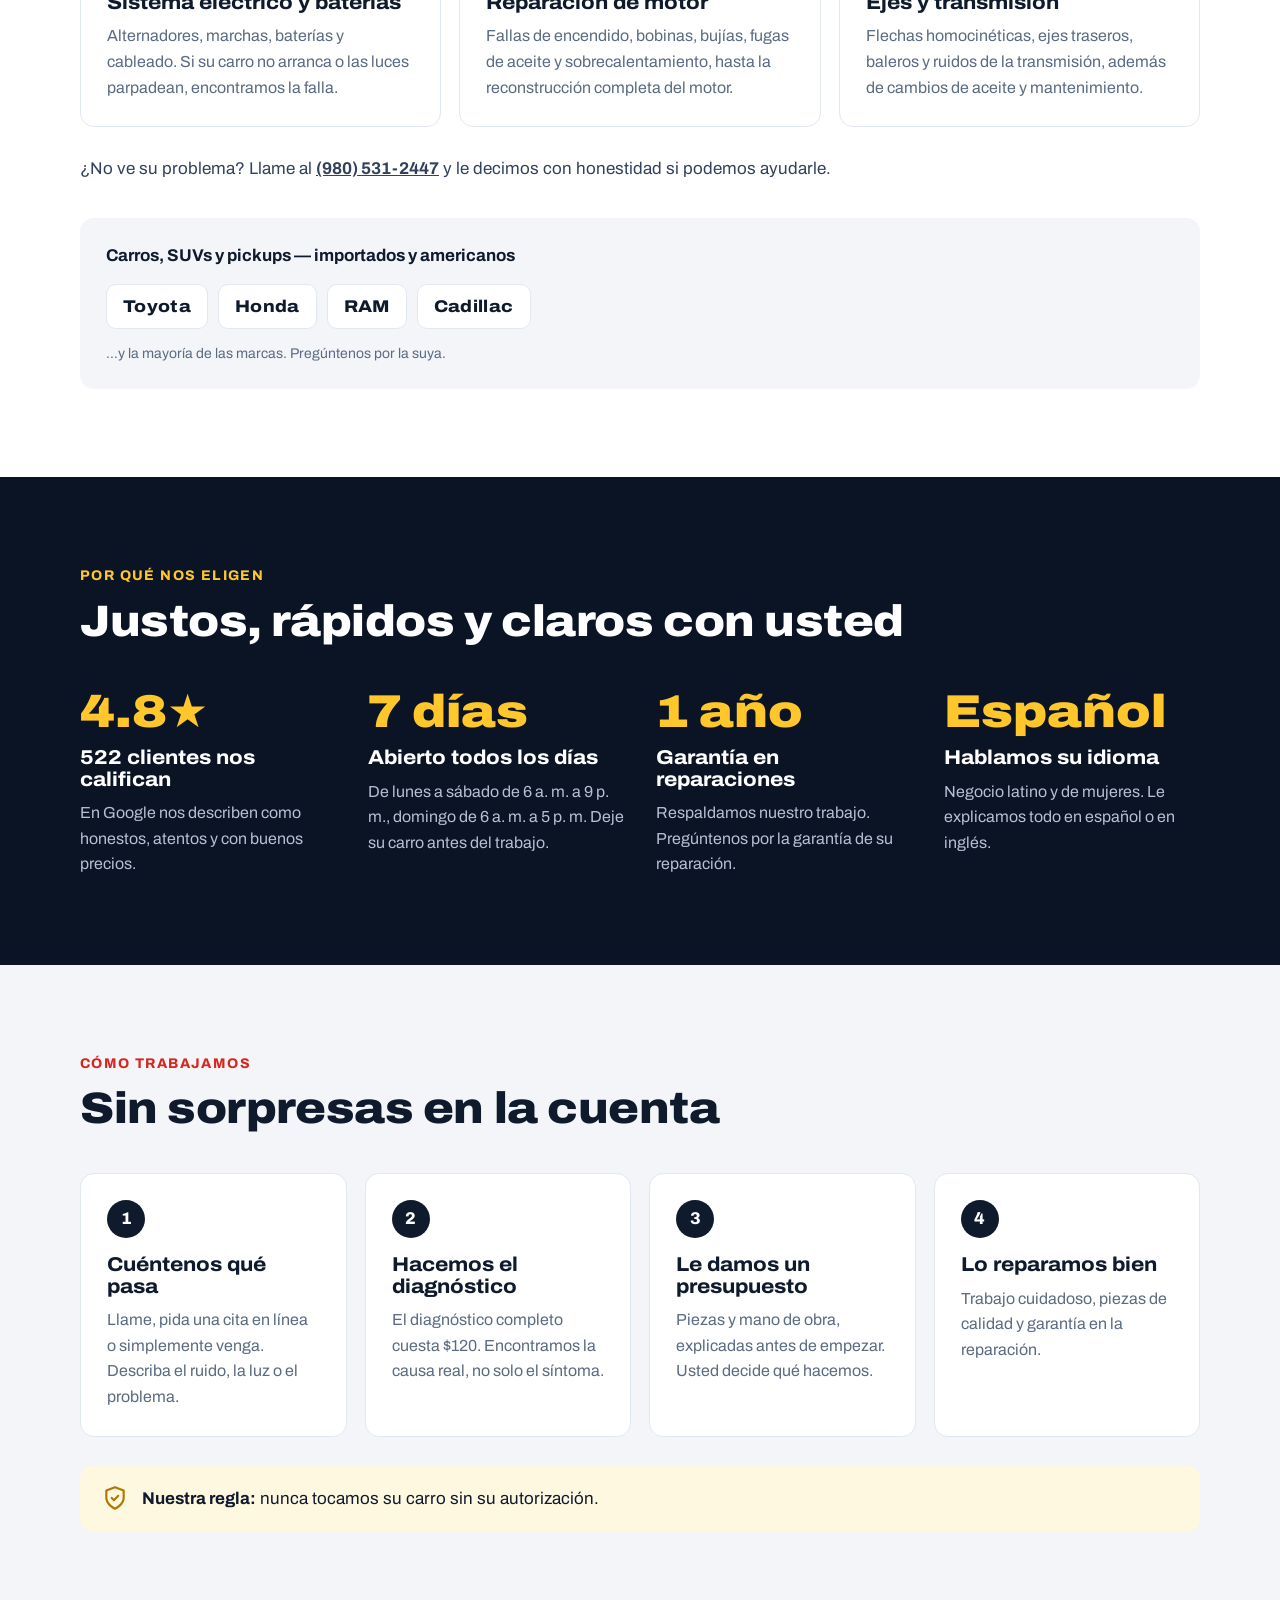
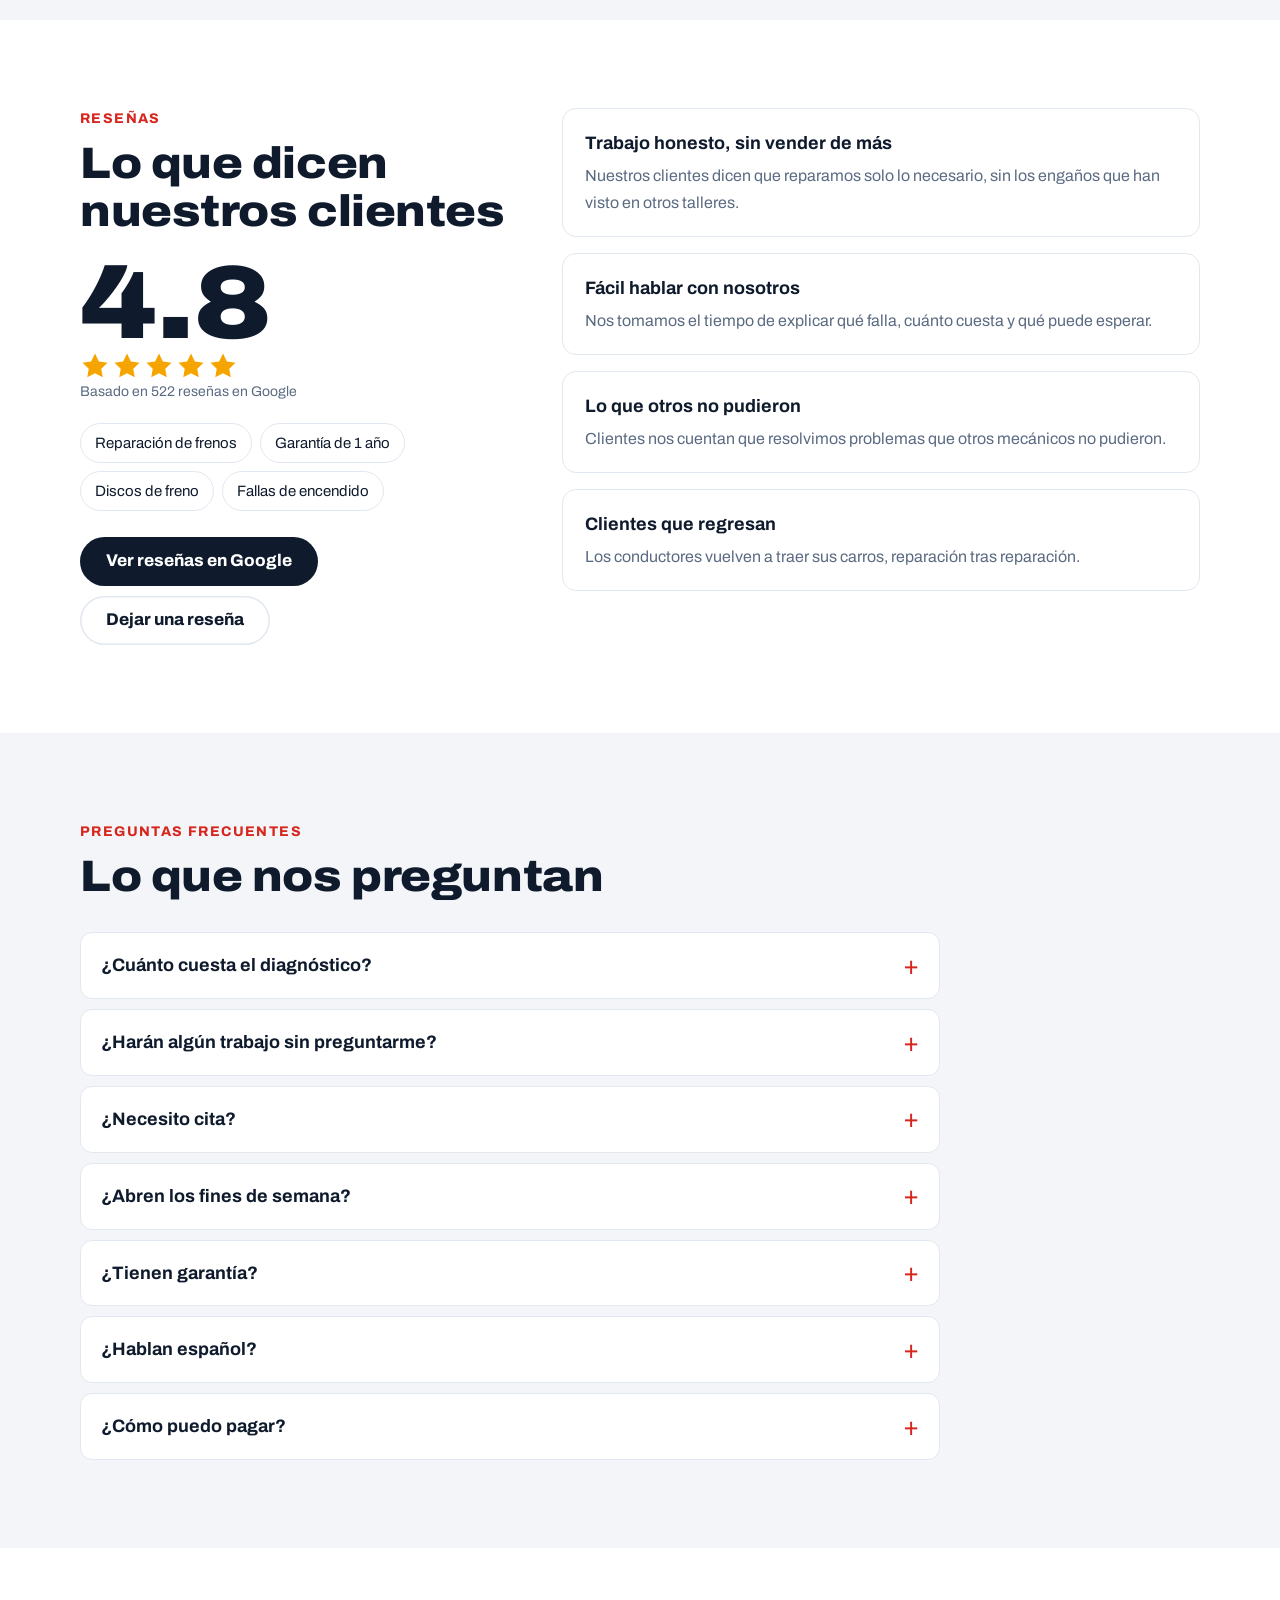
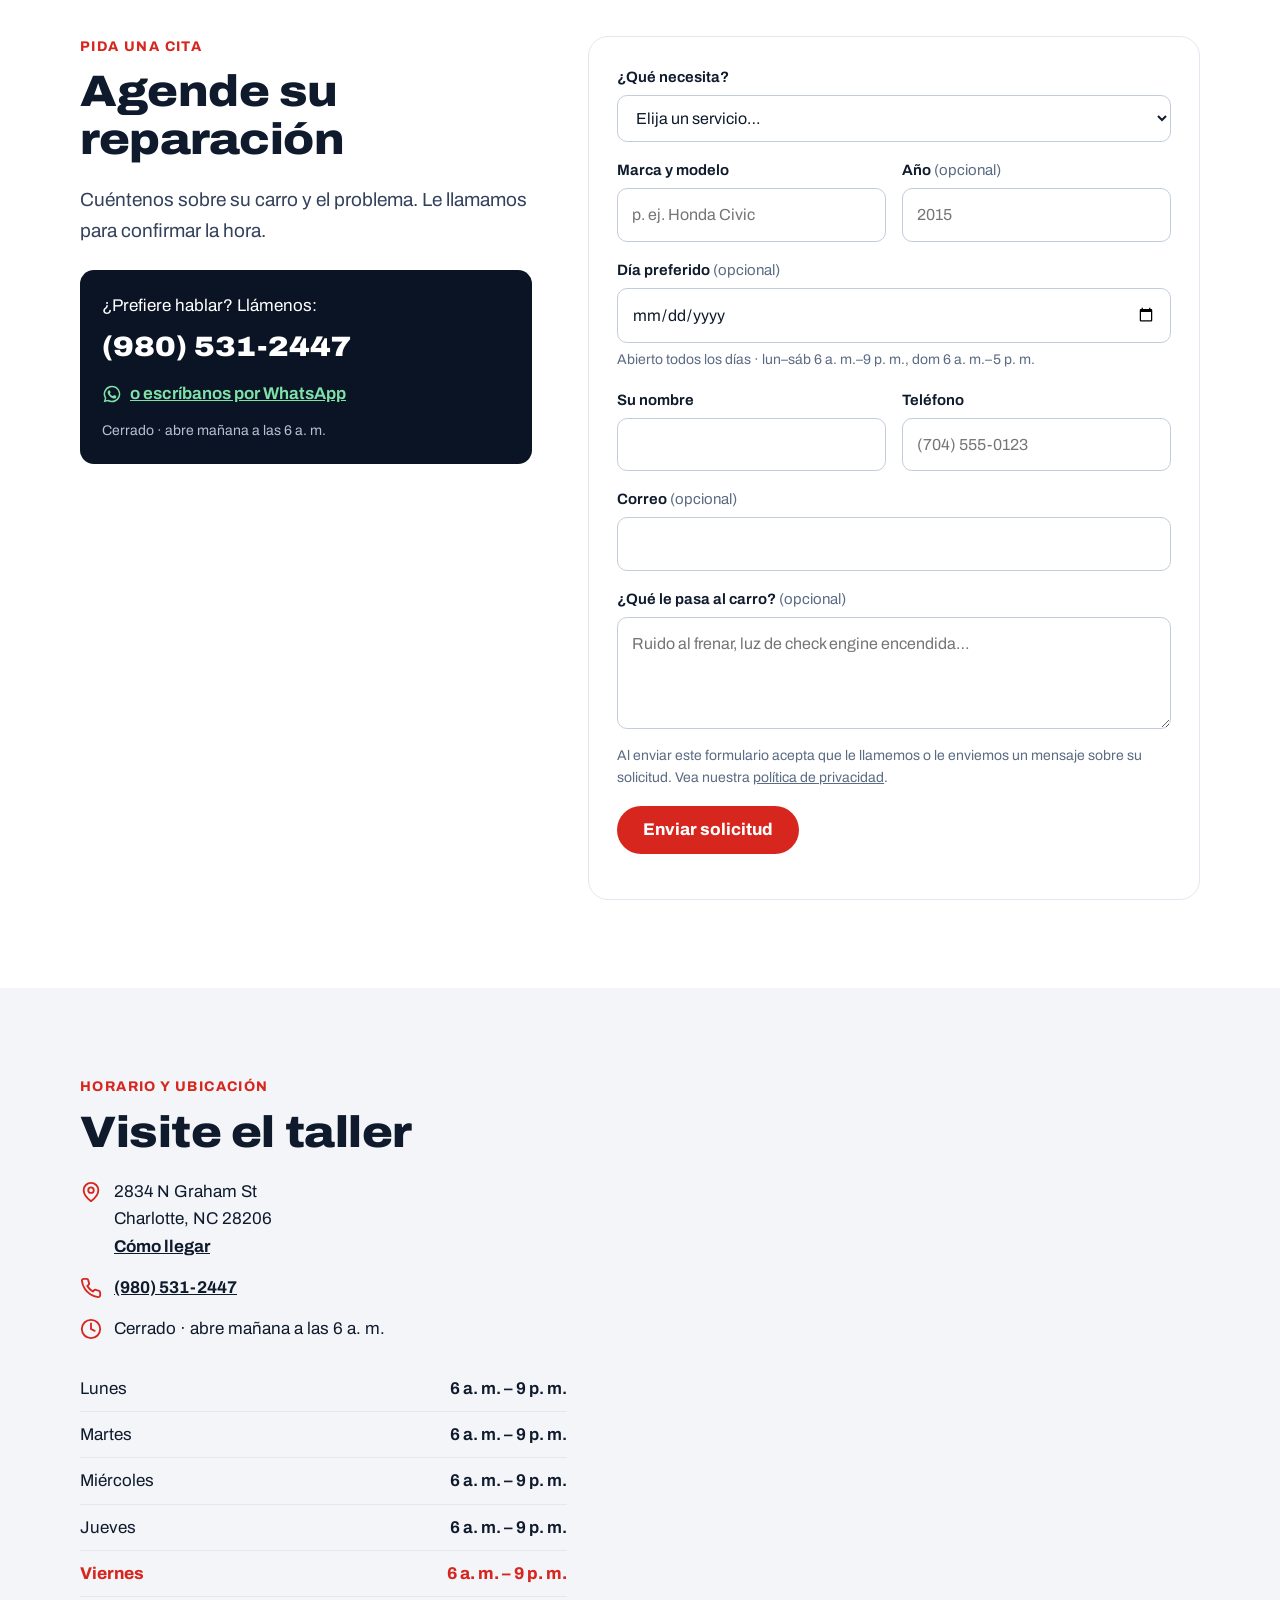
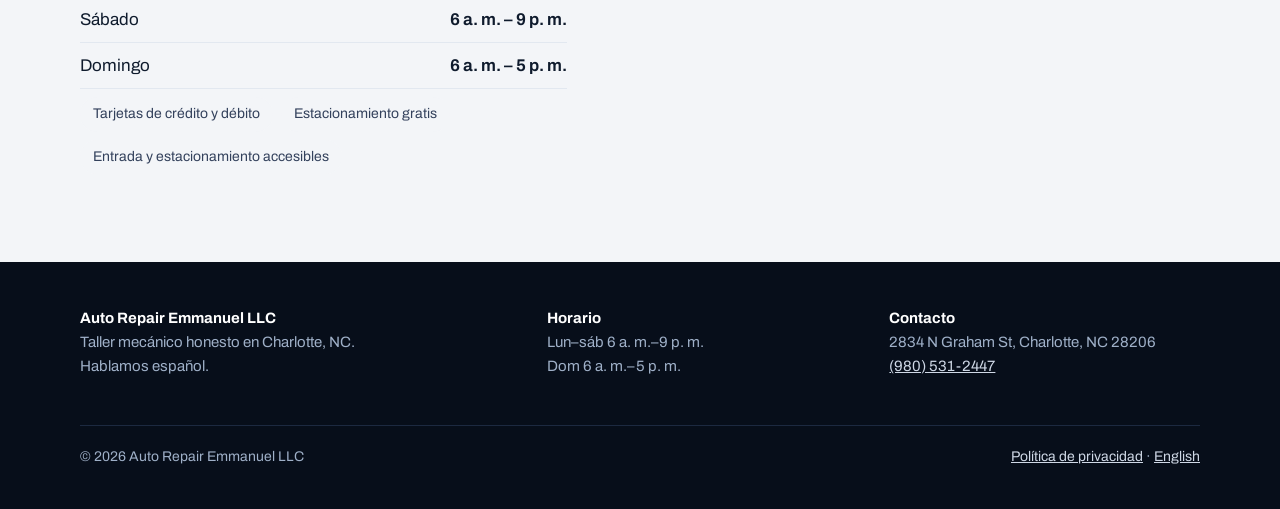
<file: es/index.html>
<!doctype html>
<html lang="es">
<head>
<meta charset="utf-8">
<meta name="viewport" content="width=device-width, initial-scale=1, viewport-fit=cover">
<title>Auto Repair Emmanuel — Taller mecánico honesto en Charlotte, NC · Abierto 7 días</title>
<meta name="description" content="Taller mecánico latino y de propiedad femenina en 2834 N Graham St, Charlotte. Frenos, diagnóstico, motor, sistema eléctrico y suspensión. 4.8★ con <span data-count>522</span> reseñas en Google. Abierto los 7 días. (980) 531-2447.">
<link rel="canonical" href="https://www.autorepairemmanuel.com/es/">
<link rel="alternate" hreflang="en" href="https://www.autorepairemmanuel.com/">
<link rel="alternate" hreflang="es" href="https://www.autorepairemmanuel.com/es/">
<link rel="alternate" hreflang="x-default" href="https://www.autorepairemmanuel.com/">
<meta property="og:type" content="website">
<meta property="og:title" content="Auto Repair Emmanuel — Taller mecánico honesto en Charlotte, NC">
<meta property="og:description" content="Frenos, diagnóstico, motor y sistema eléctrico. 4.8★ con <span data-count>522</span> reseñas en Google. Abierto los 7 días.">
<meta property="og:url" content="https://www.autorepairemmanuel.com/es/">
<meta property="og:locale" content="es_US">
<meta property="og:locale:alternate" content="en_US">
<!-- preview: remove noindex when the client approves the launch -->
<meta name="robots" content="noindex, nofollow">
<meta property="og:image" content="https://ihorsavva.github.io/emmanuelAuto/assets/img/og.png">
<meta property="og:image:width" content="1200">
<meta property="og:image:height" content="630">
<meta property="og:image:alt" content="Auto Repair Emmanuel — taller mecánico honesto en Charlotte, NC">
<meta name="twitter:card" content="summary_large_image">
<meta name="theme-color" content="#0b1424">
<link rel="icon" href="../assets/img/favicon.svg" type="image/svg+xml">
<link rel="preconnect" href="https://fonts.googleapis.com">
<link rel="preconnect" href="https://fonts.gstatic.com" crossorigin>
<link rel="stylesheet" href="https://fonts.googleapis.com/css2?family=Archivo:wdth,wght@62..125,400..900&amp;display=swap">
<link rel="stylesheet" href="../assets/css/style.css">
<script type="application/ld+json">
{
 "@context": "https://schema.org",
 "@type": "AutoRepair",
 "@id": "https://www.autorepairemmanuel.com/#shop",
 "name": "Auto Repair Emmanuel LLC",
 "url": "https://www.autorepairemmanuel.com/es/",
 "telephone": "+19805312447",
 "priceRange": "$$",
 "address": {
  "@type": "PostalAddress",
  "streetAddress": "2834 N Graham St",
  "addressLocality": "Charlotte",
  "addressRegion": "NC",
  "postalCode": "28206",
  "addressCountry": "US"
 },
 "geo": { "@type": "GeoCoordinates", "latitude": 35.2572837, "longitude": -80.8220715 },
 "hasMap": "https://maps.google.com/?cid=7259521944887175084",
 "openingHoursSpecification": [
  { "@type": "OpeningHoursSpecification", "dayOfWeek": ["Monday", "Tuesday", "Wednesday", "Thursday", "Friday", "Saturday"], "opens": "06:00", "closes": "21:00" },
  { "@type": "OpeningHoursSpecification", "dayOfWeek": "Sunday", "opens": "06:00", "closes": "17:00" }
 ],
 "paymentAccepted": "Credit Card, Debit Card",
 "knowsLanguage": ["en", "es"],
 "areaServed": { "@type": "City", "name": "Charlotte" }
}
</script>
<script type="application/ld+json">
{
 "@context": "https://schema.org",
 "@type": "FAQPage",
 "mainEntity": [
  {
   "@type": "Question",
   "name": "¿Cuánto cuesta el diagnóstico?",
   "acceptedAnswer": {
    "@type": "Answer",
    "text": "El diagnóstico completo cuesta $120. Primero encontramos la causa y después le damos un presupuesto de piezas y mano de obra."
   }
  },
  {
   "@type": "Question",
   "name": "¿Harán algún trabajo sin preguntarme?",
   "acceptedAnswer": {
    "@type": "Answer",
    "text": "No. Nunca tocamos su carro sin su autorización. Usted ve el presupuesto y decide qué hacemos."
   }
  },
  {
   "@type": "Question",
   "name": "¿Necesito cita?",
   "acceptedAnswer": {
    "@type": "Answer",
    "text": "Pida una cita en línea o llame al (980) 531-2447 y le confirmamos la hora. Si es urgente, llame y le decimos qué tan pronto podemos revisarlo."
   }
  },
  {
   "@type": "Question",
   "name": "¿Abren los fines de semana?",
   "acceptedAnswer": {
    "@type": "Answer",
    "text": "Sí. Abrimos los 7 días: de lunes a sábado de 6 a. m. a 9 p. m. y el domingo de 6 a. m. a 5 p. m."
   }
  },
  {
   "@type": "Question",
   "name": "¿Tienen garantía?",
   "acceptedAnswer": {
    "@type": "Answer",
    "text": "Sí, nuestras reparaciones tienen garantía de 1 año. Pregúntenos los detalles de su reparación."
   }
  },
  {
   "@type": "Question",
   "name": "¿Hablan español?",
   "acceptedAnswer": {
    "@type": "Answer",
    "text": "Sí. Somos un negocio latino y de mujeres, y le explicamos todo en español o en inglés."
   }
  },
  {
   "@type": "Question",
   "name": "¿Cómo puedo pagar?",
   "acceptedAnswer": {
    "@type": "Answer",
    "text": "Aceptamos tarjetas de crédito y débito."
   }
  }
 ]
}
</script>
</head>
<body>
<svg width="0" height="0" style="position:absolute" aria-hidden="true">
  <defs>
    <symbol id="i-phone" viewBox="0 0 24 24"><path fill="none" stroke="currentColor" stroke-width="2" stroke-linecap="round" stroke-linejoin="round" d="M22 16.9v3a2 2 0 0 1-2.2 2 19.8 19.8 0 0 1-8.6-3.1 19.5 19.5 0 0 1-6-6A19.8 19.8 0 0 1 2.1 4.2 2 2 0 0 1 4.1 2h3a2 2 0 0 1 2 1.7c.1.9.4 1.8.7 2.7a2 2 0 0 1-.5 2.1L8 9.8a16 16 0 0 0 6 6l1.3-1.3a2 2 0 0 1 2.1-.4c.9.3 1.8.6 2.7.7a2 2 0 0 1 1.7 2z"/></symbol>
    <symbol id="i-pin" viewBox="0 0 24 24"><g fill="none" stroke="currentColor" stroke-width="2" stroke-linecap="round" stroke-linejoin="round"><path d="M20 10c0 6-8 12-8 12s-8-6-8-12a8 8 0 0 1 16 0z"/><circle cx="12" cy="10" r="3"/></g></symbol>
    <symbol id="i-nav" viewBox="0 0 24 24"><path fill="none" stroke="currentColor" stroke-width="2" stroke-linejoin="round" d="M3 11 22 2l-9 19-2-8z"/></symbol>
    <symbol id="i-star" viewBox="0 0 24 24"><path fill="currentColor" d="m12 2 3.1 6.3 6.9 1-5 4.9 1.2 6.8L12 17.8 5.8 21 7 14.2 2 9.3l6.9-1z"/></symbol>
    <symbol id="i-check" viewBox="0 0 24 24"><path fill="none" stroke="currentColor" stroke-width="2.5" stroke-linecap="round" stroke-linejoin="round" d="M20 6 9 17l-5-5"/></symbol>
    <symbol id="i-clock" viewBox="0 0 24 24"><g fill="none" stroke="currentColor" stroke-width="2" stroke-linecap="round"><circle cx="12" cy="12" r="10"/><path d="M12 6v6l4 2"/></g></symbol>
    <symbol id="i-cal" viewBox="0 0 24 24"><g fill="none" stroke="currentColor" stroke-width="2" stroke-linecap="round"><rect x="3" y="4" width="18" height="18" rx="2"/><path d="M16 2v4M8 2v4M3 10h18"/></g></symbol>
    <symbol id="i-pulse" viewBox="0 0 24 24"><path fill="none" stroke="currentColor" stroke-width="2" stroke-linecap="round" stroke-linejoin="round" d="M22 12h-4l-3 9L9 3l-3 9H2"/></symbol>
    <symbol id="i-disc" viewBox="0 0 24 24"><g fill="none" stroke="currentColor" stroke-width="2"><circle cx="12" cy="12" r="9"/><circle cx="12" cy="12" r="3"/><path stroke-linecap="round" d="M5.5 5.5 8 8"/></g></symbol>
    <symbol id="i-car" viewBox="0 0 24 24"><g fill="none" stroke="currentColor" stroke-width="2" stroke-linecap="round" stroke-linejoin="round"><path d="M3 13 5 7h14l2 6v4h-2M5 17H3v-4h18M9 17h6"/><circle cx="7" cy="17" r="2"/><circle cx="17" cy="17" r="2"/></g></symbol>
    <symbol id="i-bolt" viewBox="0 0 24 24"><path fill="none" stroke="currentColor" stroke-width="2" stroke-linejoin="round" d="M13 2 3 14h9l-1 8 10-12h-9z"/></symbol>
    <symbol id="i-engine" viewBox="0 0 24 24"><path fill="none" stroke="currentColor" stroke-width="2" stroke-linejoin="round" d="M4 10h2V8h3V6h5v2h3l2 3h2v5h-2l-2 3H8l-2-3H4z"/></symbol>
    <symbol id="i-gear" viewBox="0 0 24 24"><g fill="none" stroke="currentColor" stroke-width="2" stroke-linecap="round"><circle cx="12" cy="12" r="3"/><path d="M12 2v3M12 19v3M2 12h3M19 12h3M4.9 4.9 7 7M17 17l2.1 2.1M4.9 19.1 7 17M17 7l2.1-2.1"/></g></symbol>
    <symbol id="i-shield" viewBox="0 0 24 24"><g fill="none" stroke="currentColor" stroke-width="2" stroke-linecap="round" stroke-linejoin="round"><path d="M12 22s8-4 8-10V5l-8-3-8 3v7c0 6 8 10 8 10z"/><path d="m9 12 2 2 4-4"/></g></symbol>
    <symbol id="i-menu" viewBox="0 0 24 24"><path fill="none" stroke="currentColor" stroke-width="2" stroke-linecap="round" d="M3 6h18M3 12h18M3 18h18"/></symbol>
    <symbol id="i-wa" viewBox="0 0 24 24"><path fill="currentColor" d="M12 2a10 10 0 0 0-8.6 15.1L2 22l5-1.3A10 10 0 1 0 12 2zm0 18.2a8.2 8.2 0 0 1-4.2-1.2l-.3-.2-3 .8.8-2.9-.2-.3A8.2 8.2 0 1 1 12 20.2zm4.5-6.1c-.2-.1-1.5-.7-1.7-.8-.2-.1-.4-.1-.6.1l-.8 1c-.1.2-.3.2-.5.1a6.7 6.7 0 0 1-3.3-2.9c-.3-.4.3-.4.7-1.3.1-.2 0-.3 0-.4l-.8-1.8c-.2-.5-.4-.4-.6-.4h-.5c-.2 0-.4.1-.7.3-.2.3-.9.9-.9 2.2s.9 2.5 1 2.7c.1.2 1.8 2.8 4.4 3.9 1.6.7 2.3.8 3.1.6.5-.1 1.5-.6 1.7-1.2.2-.6.2-1.1.2-1.2-.1-.1-.3-.2-.5-.3z"/></symbol>
    <symbol id="i-logo" viewBox="0 0 64 64"><rect width="64" height="64" rx="14" fill="#d7261e"/><path d="M20 16h24v7H28v6h14v7H28v5h16v7H20z" fill="#fff"/></symbol>
  </defs>
</svg>

<a class="skip" href="#main">Ir al contenido</a>

<header class="site-head">
  <div class="wrap">
    <a class="brand" href="./" aria-label="Auto Repair Emmanuel, inicio"><svg aria-hidden="true"><use href="#i-logo"/></svg><span><span class="brand-mark">EMMANUEL</span><span class="brand-sub">Auto Repair · Charlotte</span></span></a>
    <nav class="nav" id="nav" aria-label="Principal">
      <a href="#services">Servicios</a>
      <a href="#how">Cómo trabajamos</a>
      <a href="#reviews">Reseñas</a>
      <a href="#contact">Horario y ubicación</a>
    </nav>
    <div class="head-actions">
      <a class="lang" href="../" hreflang="en" lang="en">English</a>
      <a class="btn btn-primary btn-sm" href="tel:+19805312447"><svg aria-hidden="true"><use href="#i-phone"/></svg>(980) 531-2447</a>
      <button class="menu-btn" type="button" aria-controls="nav" aria-expanded="false"><svg aria-hidden="true"><use href="#i-menu"/></svg><span class="sr">Menú</span></button>
    </div>
  </div>
</header>

<main id="main">
  <section class="hero">
    <div class="wrap">
      <div>
        <p class="eyebrow">Taller mecánico · Charlotte, NC</p>
        <h1>Reparación honesta, <em>los 7&nbsp;días de la&nbsp;semana</em></h1>
        <p class="lead">Frenos, diagnóstico, motor y sistema eléctrico en N&nbsp;Graham&nbsp;St. Le explicamos lo que necesita su carro, le damos un presupuesto claro y nunca empezamos sin su autorización.</p>
        <div class="cta">
          <a class="btn btn-primary" href="tel:+19805312447"><svg aria-hidden="true"><use href="#i-phone"/></svg>Llame al (980) 531-2447</a>
          <a class="btn btn-ghost" href="#book"><svg aria-hidden="true"><use href="#i-cal"/></svg>Pida una cita</a>
          <a class="btn btn-wa" href="https://wa.me/19805312447?text=%C2%A1Hola!%20Quiero%20hacer%20una%20cita." target="_blank" rel="noopener"><svg aria-hidden="true"><use href="#i-wa"/></svg>WhatsApp</a>
        </div>
        <ul class="badges">
          <li class="badge" data-status><span class="status-dot"></span><span data-status-text>Lun–sáb 6 a. m.–9 p. m. · dom 6 a. m.–5 p. m.</span></li>
          <li class="badge">Hablamos español</li>
          <li class="badge">Negocio latino y de mujeres</li>
        </ul>
      </div>
      <aside class="rating-card" aria-label="Calificación en Google">
        <div class="top">
          <div class="big" data-rating>4.8</div>
          <div>
            <div class="stars" aria-label="4.8 de 5 estrellas"><svg><use href="#i-star"/></svg><svg><use href="#i-star"/></svg><svg><use href="#i-star"/></svg><svg><use href="#i-star"/></svg><svg><use href="#i-star"/></svg></div>
            <div class="count"><span data-count>522</span> reseñas en Google</div>
          </div>
        </div>
        <hr>
        <ul class="checks">
          <li><svg aria-hidden="true"><use href="#i-check"/></svg>Ningún trabajo sin su aprobación</li>
          <li><svg aria-hidden="true"><use href="#i-check"/></svg>Presupuesto claro: piezas y mano de obra</li>
          <li><svg aria-hidden="true"><use href="#i-check"/></svg>Garantía de 1 año en reparaciones</li>
          <li><svg aria-hidden="true"><use href="#i-check"/></svg>Tarjetas de crédito y débito · estacionamiento gratis</li>
        </ul>
      </aside>
    </div>
  </section>

  <section class="section" id="services">
    <div class="wrap">
      <p class="eyebrow">Servicios</p>
      <h2>Lo que reparamos</h2>
      <p class="lead">Desde la luz de check engine hasta un eje gastado. ¿No sabe qué tiene su carro? Empiece con un diagnóstico y encontramos la causa.</p>
      <div class="grid">
        <article class="card"><div class="ico"><svg aria-hidden="true"><use href="#i-pulse"/></svg></div><h3>Diagnóstico y check engine</h3><p>Diagnóstico por computadora para luces de advertencia, fallas de encendido, ruidos y fugas. Encontramos la causa antes de cambiar piezas.</p><a class="card-link" href="check-engine.html">Ver más<span class="sr"> — Diagnóstico y check engine</span> →</a></article>
        <article class="card"><div class="ico"><svg aria-hidden="true"><use href="#i-disc"/></svg></div><h3>Frenos y discos</h3><p>Pastillas, discos, calipers y cambio de líquido de frenos. ¿Rechinan, raspan o el pedal está suave? No espere.</p><a class="card-link" href="frenos.html">Ver más<span class="sr"> — Reparación de frenos</span> →</a></article>
        <article class="card"><div class="ico"><svg aria-hidden="true"><use href="#i-car"/></svg></div><h3>Suspensión y dirección</h3><p>Links de barra estabilizadora, amortiguadores, struts, rótulas y terminales para que su carro vuelva a andar derecho y sin ruidos.</p><a class="card-link" href="suspension.html">Ver más<span class="sr"> — Suspensión y dirección</span> →</a></article>
        <article class="card"><div class="ico"><svg aria-hidden="true"><use href="#i-bolt"/></svg></div><h3>Sistema eléctrico y baterías</h3><p>Alternadores, marchas, baterías y cableado. Si su carro no arranca o las luces parpadean, encontramos la falla.</p></article>
        <article class="card"><div class="ico"><svg aria-hidden="true"><use href="#i-engine"/></svg></div><h3>Reparación de motor</h3><p>Fallas de encendido, bobinas, bujías, fugas de aceite y sobrecalentamiento, hasta la reconstrucción completa del motor.</p></article>
        <article class="card"><div class="ico"><svg aria-hidden="true"><use href="#i-gear"/></svg></div><h3>Ejes y transmisión</h3><p>Flechas homocinéticas, ejes traseros, baleros y ruidos de la transmisión, además de cambios de aceite y mantenimiento.</p></article>
      </div>
      <p class="more">¿No ve su problema? Llame al <a href="tel:+19805312447">(980) 531-2447</a> y le decimos con honestidad si podemos ayudarle.</p>
      <div class="makes"><p><strong>Carros, SUVs y pickups — importados y americanos</strong></p><ul><li>Toyota</li><li>Honda</li><li>RAM</li><li>Cadillac</li></ul><p class="hint">…y la mayoría de las marcas. Pregúntenos por la suya.</p></div>
    </div>
  </section>

  <section class="section dark" id="why">
    <div class="wrap">
      <p class="eyebrow">Por qué nos eligen</p>
      <h2>Justos, rápidos y claros con usted</h2>
      <div class="why">
        <div><div class="num">4.8★</div><h3>522 clientes nos califican</h3><p>En Google nos describen como honestos, atentos y con buenos precios.</p></div>
        <div><div class="num">7 días</div><h3>Abierto todos los días</h3><p>De lunes a sábado de 6 a. m. a 9 p. m., domingo de 6 a. m. a 5 p. m. Deje su carro antes del trabajo.</p></div>
        <div><div class="num">1 año</div><h3>Garantía en reparaciones</h3><p>Respaldamos nuestro trabajo. Pregúntenos por la garantía de su reparación.</p></div>
        <div><div class="num">Español</div><h3>Hablamos su idioma</h3><p>Negocio latino y de mujeres. Le explicamos todo en español o en inglés.</p></div>
      </div>
    </div>
  </section>

  <section class="section alt" id="how">
    <div class="wrap">
      <p class="eyebrow">Cómo trabajamos</p>
      <h2>Sin sorpresas en la cuenta</h2>
      <ol class="steps">
        <li><h3>Cuéntenos qué pasa</h3><p>Llame, pida una cita en línea o simplemente venga. Describa el ruido, la luz o el problema.</p></li>
        <li><h3>Hacemos el diagnóstico</h3><p>El diagnóstico completo cuesta $120. Encontramos la causa real, no solo el síntoma.</p></li>
        <li><h3>Le damos un presupuesto</h3><p>Piezas y mano de obra, explicadas antes de empezar. Usted decide qué hacemos.</p></li>
        <li><h3>Lo reparamos bien</h3><p>Trabajo cuidadoso, piezas de calidad y garantía en la reparación.</p></li>
      </ol>
      <div class="promise"><svg aria-hidden="true"><use href="#i-shield"/></svg><p><strong>Nuestra regla:</strong> nunca tocamos su carro sin su autorización.</p></div>
    </div>
  </section>

  <section class="section dark" id="gallery" hidden>
    <div class="wrap">
      <p class="eyebrow">Nuestro trabajo</p>
      <h2>Dentro del taller</h2>
      <p class="lead">Trabajos reales de nuestro taller: frenos, suspensión, reconstrucción de motores, trocas y SUVs.</p>
      <div class="gallery" id="gallery-grid"></div>
      <p class="g-attr">Fotos y reseñas de Google Maps</p>
    </div>
  </section>

  <section class="section" id="reviews">
    <div class="wrap reviews">
      <div>
        <p class="eyebrow">Reseñas</p>
        <h2>Lo que dicen nuestros clientes</h2>
        <div class="score" data-rating>4.8</div>
        <div class="stars" aria-label="4.8 de 5 estrellas"><svg><use href="#i-star"/></svg><svg><use href="#i-star"/></svg><svg><use href="#i-star"/></svg><svg><use href="#i-star"/></svg><svg><use href="#i-star"/></svg></div>
        <p class="hint">Basado en <span data-count>522</span> reseñas en Google</p>
        <ul class="tags" aria-label="Lo más mencionado en las reseñas">
          <li>Reparación de frenos</li><li>Garantía de 1 año</li><li>Discos de freno</li><li>Fallas de encendido</li>
        </ul>
        <div class="row-btns">
          <a class="btn btn-dark" href="https://maps.google.com/?cid=7259521944887175084" target="_blank" rel="noopener">Ver reseñas en Google</a>
          <a class="btn btn-line" href="https://search.google.com/local/writereview?placeid=ChIJTweTncUfVIgRrCcnDL8Av2Q" target="_blank" rel="noopener">Dejar una reseña</a>
        </div>
      </div>
      <ul class="quotes" id="quotes">
        <li><strong>Trabajo honesto, sin vender de más</strong><span>Nuestros clientes dicen que reparamos solo lo necesario, sin los engaños que han visto en otros talleres.</span></li>
        <li><strong>Fácil hablar con nosotros</strong><span>Nos tomamos el tiempo de explicar qué falla, cuánto cuesta y qué puede esperar.</span></li>
        <li><strong>Lo que otros no pudieron</strong><span>Clientes nos cuentan que resolvimos problemas que otros mecánicos no pudieron.</span></li>
        <li><strong>Clientes que regresan</strong><span>Los conductores vuelven a traer sus carros, reparación tras reparación.</span></li>
      </ul>
    </div>
  </section>

  <section class="section alt" id="faq">
    <div class="wrap">
      <p class="eyebrow">Preguntas frecuentes</p>
      <h2>Lo que nos preguntan</h2>
      <div class="faq">
        <details><summary>¿Cuánto cuesta el diagnóstico?</summary><p>El diagnóstico completo cuesta $120. Primero encontramos la causa y después le damos un presupuesto de piezas y mano de obra.</p></details>
        <details><summary>¿Harán algún trabajo sin preguntarme?</summary><p>No. Nunca tocamos su carro sin su autorización. Usted ve el presupuesto y decide qué hacemos.</p></details>
        <details><summary>¿Necesito cita?</summary><p>Pida una cita en línea o llame al (980) 531-2447 y le confirmamos la hora. Si es urgente, llame y le decimos qué tan pronto podemos revisarlo.</p></details>
        <details><summary>¿Abren los fines de semana?</summary><p>Sí. Abrimos los 7 días: de lunes a sábado de 6 a. m. a 9 p. m. y el domingo de 6 a. m. a 5 p. m.</p></details>
        <details><summary>¿Tienen garantía?</summary><p>Sí, nuestras reparaciones tienen garantía de 1 año. Pregúntenos los detalles de su reparación.</p></details>
        <details><summary>¿Hablan español?</summary><p>Sí. Somos un negocio latino y de mujeres, y le explicamos todo en español o en inglés.</p></details>
        <details><summary>¿Cómo puedo pagar?</summary><p>Aceptamos tarjetas de crédito y débito.</p></details>
      </div>
    </div>
  </section>

  <section class="section" id="book">
    <div class="wrap book">
      <div>
        <p class="eyebrow">Pida una cita</p>
        <h2>Agende su reparación</h2>
        <p class="lead">Cuéntenos sobre su carro y el problema. Le llamamos para confirmar la hora.</p>
        <div class="call-box" data-status>
          <p style="margin:0 0 6px">¿Prefiere hablar? Llámenos:</p>
          <a class="tel" href="tel:+19805312447">(980) 531-2447</a>
          <p style="margin:10px 0 0"><a class="wa-link" href="https://wa.me/19805312447?text=%C2%A1Hola!%20Quiero%20hacer%20una%20cita." target="_blank" rel="noopener"><svg aria-hidden="true"><use href="#i-wa"/></svg>o escríbanos por WhatsApp</a></p>
          <p class="hint" style="margin:8px 0 0;color:#b4c0d3"><span data-status-text>Lun–sáb 6 a. m.–9 p. m. · dom 6 a. m.–5 p. m.</span></p>
        </div>
      </div>
      <form class="form" id="booking" novalidate>
        <div class="form-grid">
          <div class="field full">
            <label for="f-service">¿Qué necesita?</label>
            <select id="f-service" name="service" required>
              <option value="">Elija un servicio…</option>
              <option>Diagnóstico / luz de check engine</option>
              <option>Frenos y discos</option>
              <option>Suspensión y dirección</option>
              <option>Sistema eléctrico / batería / alternador</option>
              <option>Reparación de motor</option>
              <option>Ejes y transmisión</option>
              <option>Cambio de aceite y mantenimiento</option>
              <option>Otro / no estoy seguro</option>
            </select>
          </div>
          <div class="field"><label for="f-car">Marca y modelo</label><input id="f-car" name="car" autocomplete="off" placeholder="p. ej. Honda Civic" maxlength="100" required></div>
          <div class="field"><label for="f-year">Año <span class="opt">(opcional)</span></label><input id="f-year" name="year" inputmode="numeric" pattern="(19|20)[0-9]{2}" maxlength="4" placeholder="2015"></div>
          <div class="field full"><label for="f-date">Día preferido <span class="opt">(opcional)</span></label><input id="f-date" name="date" type="date"><span class="hint" id="date-hint">Abierto todos los días · lun–sáb 6 a. m.–9 p. m., dom 6 a. m.–5 p. m.</span></div>
          <div class="field"><label for="f-name">Su nombre</label><input id="f-name" name="name" autocomplete="name" maxlength="100" required></div>
          <div class="field"><label for="f-phone">Teléfono</label><input id="f-phone" name="phone" type="tel" autocomplete="tel" placeholder="(704) 555-0123" maxlength="30" required></div>
          <div class="field full"><label for="f-email">Correo <span class="opt">(opcional)</span></label><input id="f-email" name="email" type="email" autocomplete="email" maxlength="120"></div>
          <div class="field full"><label for="f-comment">¿Qué le pasa al carro? <span class="opt">(opcional)</span></label><textarea id="f-comment" name="comment" maxlength="1000" placeholder="Ruido al frenar, luz de check engine encendida…"></textarea></div>
          <div class="hp" aria-hidden="true"><label for="f-website">Sitio web</label><input id="f-website" name="website" tabindex="-1" autocomplete="off"></div>
        </div>
        <p class="consent">Al enviar este formulario acepta que le llamemos o le enviemos un mensaje sobre su solicitud. Vea nuestra <a href="privacy.html">política de privacidad</a>.</p>
        <p><button class="btn btn-primary" type="submit">Enviar solicitud</button></p>
        <p class="form-msg" role="status" aria-live="polite"></p>
      </form>
    </div>
  </section>

  <section class="section alt" id="contact">
    <div class="wrap contact">
      <div>
        <p class="eyebrow">Horario y ubicación</p>
        <h2>Visite el taller</h2>
        <ul class="info">
          <li><svg aria-hidden="true"><use href="#i-pin"/></svg><span>2834 N Graham St<br>Charlotte, NC 28206<br><a href="https://www.google.com/maps/dir/?api=1&amp;destination=Auto+Repair+Emmanuel+LLC&amp;destination_place_id=ChIJTweTncUfVIgRrCcnDL8Av2Q" target="_blank" rel="noopener">Cómo llegar</a></span></li>
          <li><svg aria-hidden="true"><use href="#i-phone"/></svg><a href="tel:+19805312447">(980) 531-2447</a></li>
          <li data-status><svg aria-hidden="true"><use href="#i-clock"/></svg><span data-status-text>Abierto los 7 días de la semana</span></li>
        </ul>
        <table class="hours">
          <caption class="sr">Horario</caption>
          <tbody>
            <tr data-day="1"><th scope="row">Lunes</th><td>6 a. m. – 9 p. m.</td></tr>
            <tr data-day="2"><th scope="row">Martes</th><td>6 a. m. – 9 p. m.</td></tr>
            <tr data-day="3"><th scope="row">Miércoles</th><td>6 a. m. – 9 p. m.</td></tr>
            <tr data-day="4"><th scope="row">Jueves</th><td>6 a. m. – 9 p. m.</td></tr>
            <tr data-day="5"><th scope="row">Viernes</th><td>6 a. m. – 9 p. m.</td></tr>
            <tr data-day="6"><th scope="row">Sábado</th><td>6 a. m. – 9 p. m.</td></tr>
            <tr data-day="0"><th scope="row">Domingo</th><td>6 a. m. – 5 p. m.</td></tr>
          </tbody>
        </table>
        <ul class="amen" aria-label="Comodidades">
          <li>Tarjetas de crédito y débito</li><li>Estacionamiento gratis</li><li>Entrada y estacionamiento accesibles</li>
        </ul>
      </div>
      <iframe class="map" title="Mapa: Auto Repair Emmanuel, 2834 N Graham St, Charlotte" loading="lazy" referrerpolicy="no-referrer-when-downgrade" src="https://www.google.com/maps?q=Auto+Repair+Emmanuel+LLC,+2834+N+Graham+St,+Charlotte,+NC+28206&amp;hl=es&amp;output=embed"></iframe>
    </div>
  </section>
</main>

<footer class="site-foot">
  <div class="wrap">
    <div>
      <strong>Auto Repair Emmanuel LLC</strong>
      <p>Taller mecánico honesto en Charlotte, NC.<br>Hablamos español.</p>
    </div>
    <div>
      <strong>Horario</strong>
      <p>Lun–sáb 6 a. m.–9 p. m.<br>Dom 6 a. m.–5 p. m.</p>
    </div>
    <div>
      <strong>Contacto</strong>
      <p>2834 N Graham St, Charlotte, NC 28206<br><a href="tel:+19805312447">(980) 531-2447</a></p>
    </div>
    <div class="legal">
      <span>© 2026 Auto Repair Emmanuel LLC</span>
      <span><a href="privacy.html">Política de privacidad</a> · <a href="../" hreflang="en" lang="en">English</a></span>
    </div>
  </div>
</footer>

<div class="callbar">
  <a class="btn btn-primary" href="tel:+19805312447"><svg aria-hidden="true"><use href="#i-phone"/></svg>Llamar</a>
  <a class="btn btn-wa" href="https://wa.me/19805312447?text=%C2%A1Hola!%20Quiero%20hacer%20una%20cita." target="_blank" rel="noopener"><svg aria-hidden="true"><use href="#i-wa"/></svg>WhatsApp</a>
  <a class="btn btn-ghost" href="https://www.google.com/maps/dir/?api=1&amp;destination=Auto+Repair+Emmanuel+LLC&amp;destination_place_id=ChIJTweTncUfVIgRrCcnDL8Av2Q" target="_blank" rel="noopener"><svg aria-hidden="true"><use href="#i-nav"/></svg>Mapa</a>
</div>

<script type="module" src="../assets/js/site.js"></script>
<script type="module" src="../assets/js/booking.js"></script>
<script type="module" src="../assets/js/google-live.js"></script>
</body>
</html>
</file>
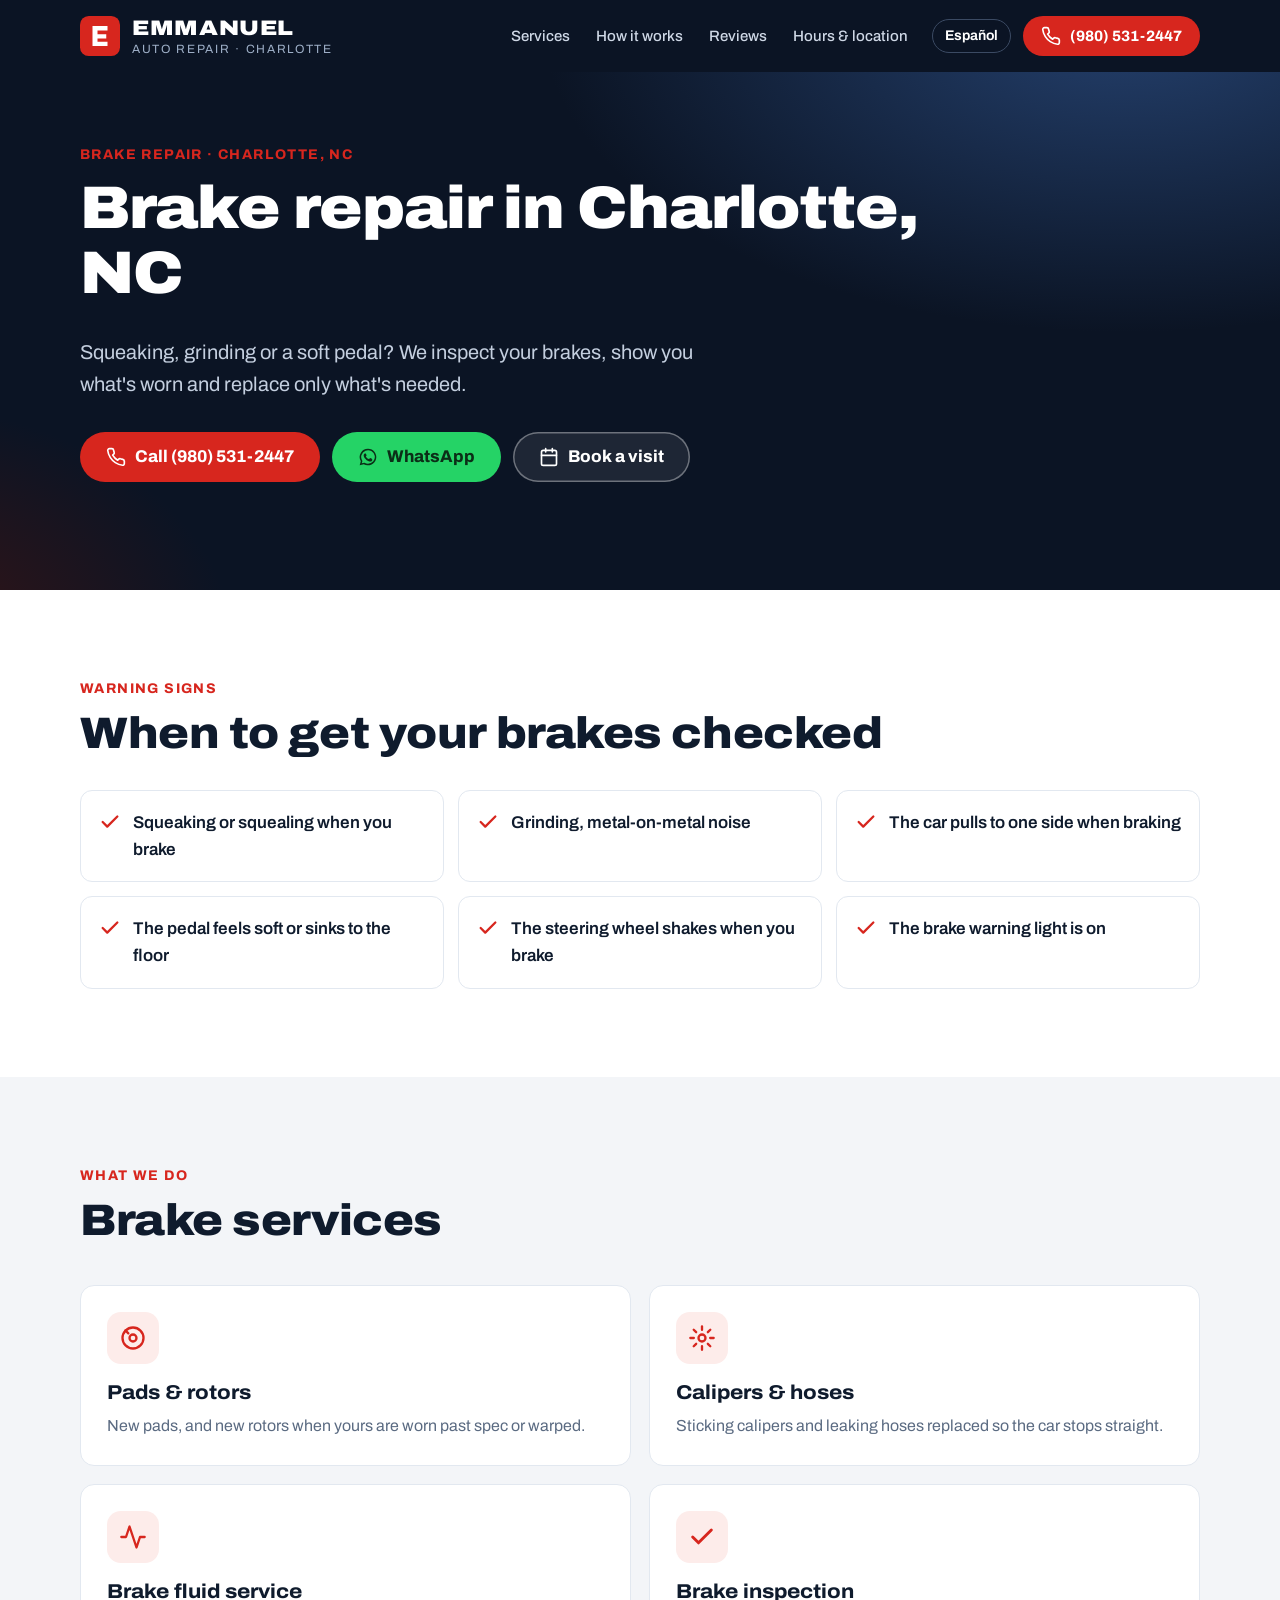
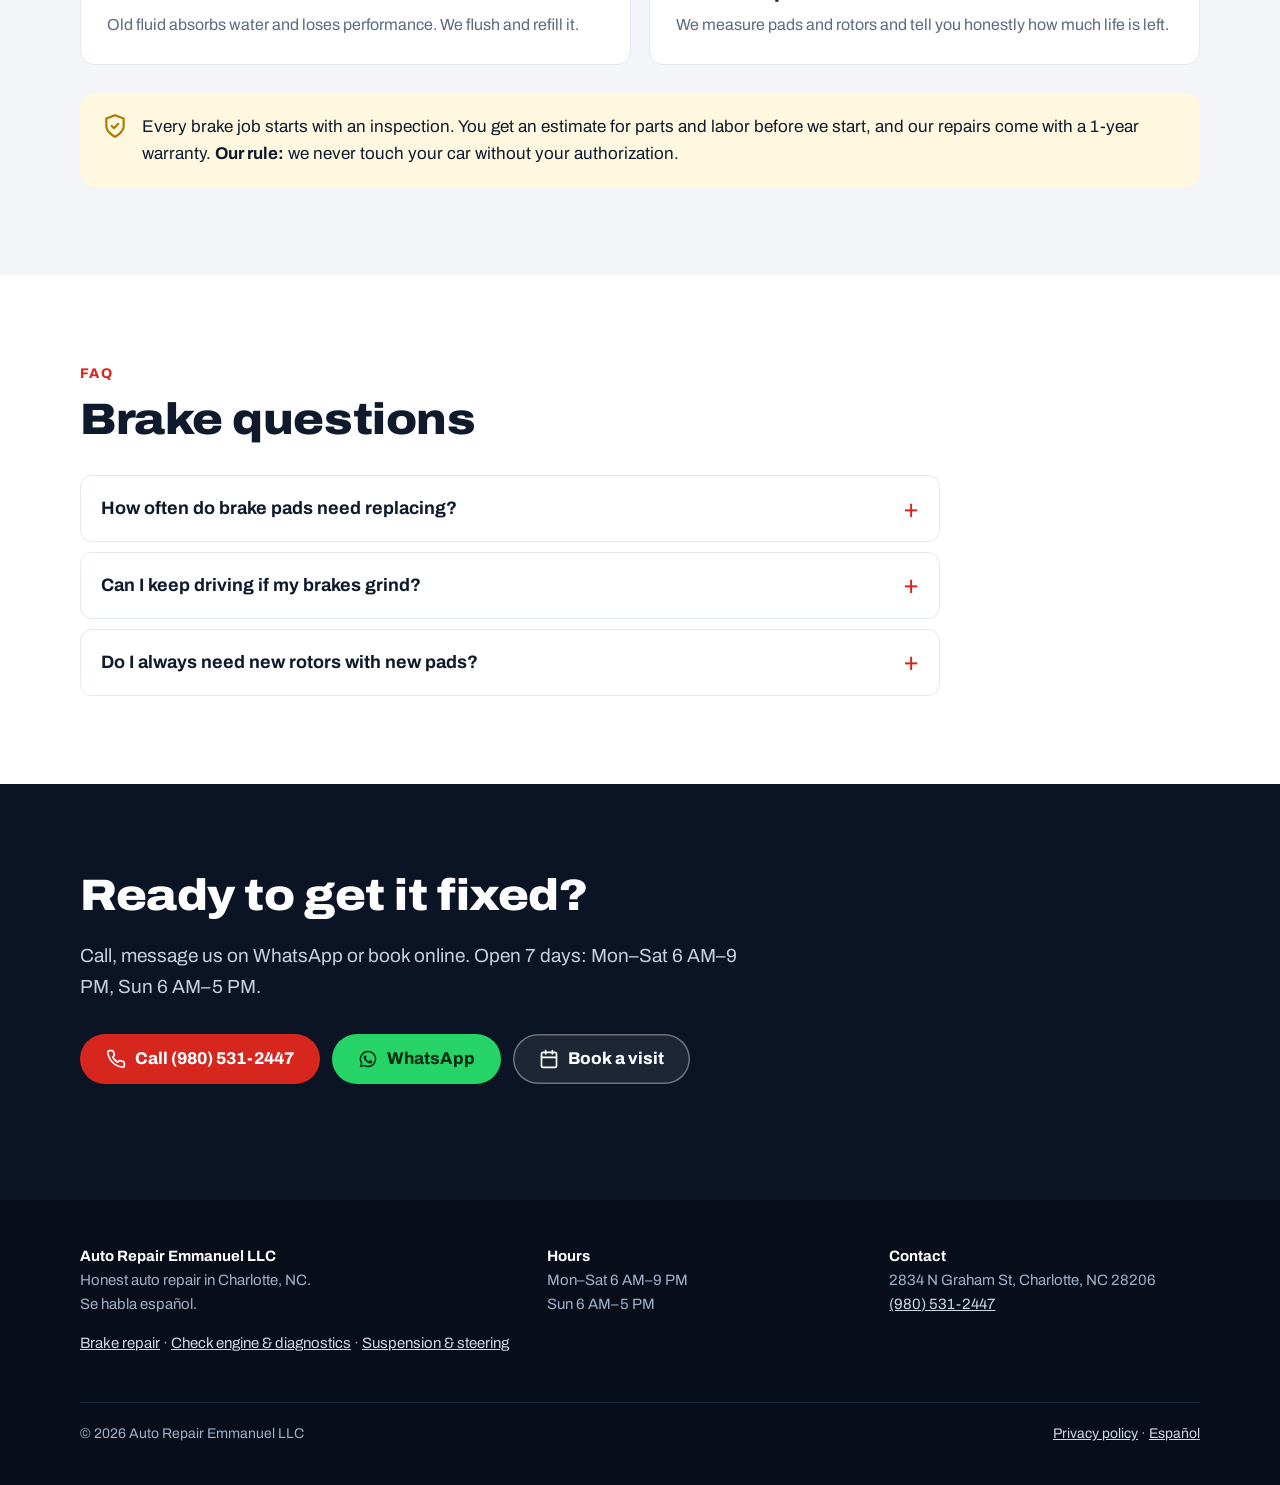
<file: brakes.html>
<!doctype html>
<html lang="en">
<head>
<meta charset="utf-8">
<meta name="viewport" content="width=device-width, initial-scale=1, viewport-fit=cover">
<title>Brake Repair in Charlotte, NC — Pads, Rotors &amp; Brake Fluid | Auto Repair Emmanuel</title>
<meta name="description" content="Brake repair on N Graham St, Charlotte: pads, rotors, calipers and brake fluid service. Estimate before any work, 1-year warranty. Open 7 days. (980) 531-2447.">
<link rel="canonical" href="https://www.autorepairemmanuel.com/brakes.html">
<link rel="alternate" hreflang="en" href="https://www.autorepairemmanuel.com/brakes.html">
<link rel="alternate" hreflang="es" href="https://www.autorepairemmanuel.com/es/frenos.html">
<link rel="alternate" hreflang="x-default" href="https://www.autorepairemmanuel.com/brakes.html">
<meta property="og:type" content="website">
<meta property="og:title" content="Brake Repair in Charlotte, NC — Pads, Rotors &amp; Brake Fluid | Auto Repair Emmanuel">
<meta property="og:description" content="Brake repair on N Graham St, Charlotte: pads, rotors, calipers and brake fluid service. Estimate before any work, 1-year warranty. Open 7 days. (980) 531-2447.">
<meta property="og:url" content="https://www.autorepairemmanuel.com/brakes.html">
<meta property="og:locale" content="en_US">
<meta property="og:image" content="https://ihorsavva.github.io/emmanuelAuto/assets/img/og.png">
<meta property="og:image:width" content="1200">
<meta property="og:image:height" content="630">
<meta name="twitter:card" content="summary_large_image">
<!-- preview: remove noindex when the client approves the launch -->
<meta name="robots" content="noindex, nofollow">
<meta name="theme-color" content="#0b1424">
<link rel="icon" href="assets/img/favicon.svg" type="image/svg+xml">
<link rel="preconnect" href="https://fonts.googleapis.com">
<link rel="preconnect" href="https://fonts.gstatic.com" crossorigin>
<link rel="stylesheet" href="https://fonts.googleapis.com/css2?family=Archivo:wdth,wght@62..125,400..900&amp;display=swap">
<link rel="stylesheet" href="assets/css/style.css">
<script type="application/ld+json">
[
 {
  "@context": "https://schema.org",
  "@type": "Service",
  "name": "Brake repair in Charlotte, NC",
  "serviceType": "Brake repair",
  "url": "https://www.autorepairemmanuel.com/brakes.html",
  "areaServed": {
   "@type": "City",
   "name": "Charlotte"
  },
  "provider": {
   "@type": "AutoRepair",
   "@id": "https://www.autorepairemmanuel.com/#shop",
   "name": "Auto Repair Emmanuel LLC",
   "telephone": "+19805312447"
  }
 },
 {
  "@context": "https://schema.org",
  "@type": "FAQPage",
  "mainEntity": [
   {
    "@type": "Question",
    "name": "How often do brake pads need replacing?",
    "acceptedAnswer": {
     "@type": "Answer",
     "text": "It depends on how and where you drive — often every 30,000 to 70,000 miles. We measure your pads and tell you how much is left."
    }
   },
   {
    "@type": "Question",
    "name": "Can I keep driving if my brakes grind?",
    "acceptedAnswer": {
     "@type": "Answer",
     "text": "Grinding usually means the pads are worn to the metal and are damaging the rotors. Drive as little as possible and call us."
    }
   },
   {
    "@type": "Question",
    "name": "Do I always need new rotors with new pads?",
    "acceptedAnswer": {
     "@type": "Answer",
     "text": "No. If your rotors are within spec and not warped, pads may be enough. We show you what we measured."
    }
   }
  ]
 }
]
</script>
</head>
<body>
<svg width="0" height="0" style="position:absolute" aria-hidden="true">
  <defs>
    <symbol id="i-phone" viewBox="0 0 24 24"><path fill="none" stroke="currentColor" stroke-width="2" stroke-linecap="round" stroke-linejoin="round" d="M22 16.9v3a2 2 0 0 1-2.2 2 19.8 19.8 0 0 1-8.6-3.1 19.5 19.5 0 0 1-6-6A19.8 19.8 0 0 1 2.1 4.2 2 2 0 0 1 4.1 2h3a2 2 0 0 1 2 1.7c.1.9.4 1.8.7 2.7a2 2 0 0 1-.5 2.1L8 9.8a16 16 0 0 0 6 6l1.3-1.3a2 2 0 0 1 2.1-.4c.9.3 1.8.6 2.7.7a2 2 0 0 1 1.7 2z"/></symbol>
    <symbol id="i-pin" viewBox="0 0 24 24"><g fill="none" stroke="currentColor" stroke-width="2" stroke-linecap="round" stroke-linejoin="round"><path d="M20 10c0 6-8 12-8 12s-8-6-8-12a8 8 0 0 1 16 0z"/><circle cx="12" cy="10" r="3"/></g></symbol>
    <symbol id="i-nav" viewBox="0 0 24 24"><path fill="none" stroke="currentColor" stroke-width="2" stroke-linejoin="round" d="M3 11 22 2l-9 19-2-8z"/></symbol>
    <symbol id="i-star" viewBox="0 0 24 24"><path fill="currentColor" d="m12 2 3.1 6.3 6.9 1-5 4.9 1.2 6.8L12 17.8 5.8 21 7 14.2 2 9.3l6.9-1z"/></symbol>
    <symbol id="i-check" viewBox="0 0 24 24"><path fill="none" stroke="currentColor" stroke-width="2.5" stroke-linecap="round" stroke-linejoin="round" d="M20 6 9 17l-5-5"/></symbol>
    <symbol id="i-clock" viewBox="0 0 24 24"><g fill="none" stroke="currentColor" stroke-width="2" stroke-linecap="round"><circle cx="12" cy="12" r="10"/><path d="M12 6v6l4 2"/></g></symbol>
    <symbol id="i-cal" viewBox="0 0 24 24"><g fill="none" stroke="currentColor" stroke-width="2" stroke-linecap="round"><rect x="3" y="4" width="18" height="18" rx="2"/><path d="M16 2v4M8 2v4M3 10h18"/></g></symbol>
    <symbol id="i-pulse" viewBox="0 0 24 24"><path fill="none" stroke="currentColor" stroke-width="2" stroke-linecap="round" stroke-linejoin="round" d="M22 12h-4l-3 9L9 3l-3 9H2"/></symbol>
    <symbol id="i-disc" viewBox="0 0 24 24"><g fill="none" stroke="currentColor" stroke-width="2"><circle cx="12" cy="12" r="9"/><circle cx="12" cy="12" r="3"/><path stroke-linecap="round" d="M5.5 5.5 8 8"/></g></symbol>
    <symbol id="i-car" viewBox="0 0 24 24"><g fill="none" stroke="currentColor" stroke-width="2" stroke-linecap="round" stroke-linejoin="round"><path d="M3 13 5 7h14l2 6v4h-2M5 17H3v-4h18M9 17h6"/><circle cx="7" cy="17" r="2"/><circle cx="17" cy="17" r="2"/></g></symbol>
    <symbol id="i-bolt" viewBox="0 0 24 24"><path fill="none" stroke="currentColor" stroke-width="2" stroke-linejoin="round" d="M13 2 3 14h9l-1 8 10-12h-9z"/></symbol>
    <symbol id="i-engine" viewBox="0 0 24 24"><path fill="none" stroke="currentColor" stroke-width="2" stroke-linejoin="round" d="M4 10h2V8h3V6h5v2h3l2 3h2v5h-2l-2 3H8l-2-3H4z"/></symbol>
    <symbol id="i-gear" viewBox="0 0 24 24"><g fill="none" stroke="currentColor" stroke-width="2" stroke-linecap="round"><circle cx="12" cy="12" r="3"/><path d="M12 2v3M12 19v3M2 12h3M19 12h3M4.9 4.9 7 7M17 17l2.1 2.1M4.9 19.1 7 17M17 7l2.1-2.1"/></g></symbol>
    <symbol id="i-shield" viewBox="0 0 24 24"><g fill="none" stroke="currentColor" stroke-width="2" stroke-linecap="round" stroke-linejoin="round"><path d="M12 22s8-4 8-10V5l-8-3-8 3v7c0 6 8 10 8 10z"/><path d="m9 12 2 2 4-4"/></g></symbol>
    <symbol id="i-menu" viewBox="0 0 24 24"><path fill="none" stroke="currentColor" stroke-width="2" stroke-linecap="round" d="M3 6h18M3 12h18M3 18h18"/></symbol>
    <symbol id="i-wa" viewBox="0 0 24 24"><path fill="currentColor" d="M12 2a10 10 0 0 0-8.6 15.1L2 22l5-1.3A10 10 0 1 0 12 2zm0 18.2a8.2 8.2 0 0 1-4.2-1.2l-.3-.2-3 .8.8-2.9-.2-.3A8.2 8.2 0 1 1 12 20.2zm4.5-6.1c-.2-.1-1.5-.7-1.7-.8-.2-.1-.4-.1-.6.1l-.8 1c-.1.2-.3.2-.5.1a6.7 6.7 0 0 1-3.3-2.9c-.3-.4.3-.4.7-1.3.1-.2 0-.3 0-.4l-.8-1.8c-.2-.5-.4-.4-.6-.4h-.5c-.2 0-.4.1-.7.3-.2.3-.9.9-.9 2.2s.9 2.5 1 2.7c.1.2 1.8 2.8 4.4 3.9 1.6.7 2.3.8 3.1.6.5-.1 1.5-.6 1.7-1.2.2-.6.2-1.1.2-1.2-.1-.1-.3-.2-.5-.3z"/></symbol>
    <symbol id="i-logo" viewBox="0 0 64 64"><rect width="64" height="64" rx="14" fill="#d7261e"/><path d="M20 16h24v7H28v6h14v7H28v5h16v7H20z" fill="#fff"/></symbol>
  </defs>
</svg>

<a class="skip" href="#main">Skip to content</a>

<header class="site-head">
  <div class="wrap">
    <a class="brand" href="./" aria-label="Auto Repair Emmanuel, home"><svg aria-hidden="true"><use href="#i-logo"/></svg><span><span class="brand-mark">EMMANUEL</span><span class="brand-sub">Auto Repair · Charlotte</span></span></a>
    <nav class="nav" id="nav" aria-label="Main">
      <a href="./#services">Services</a>
      <a href="./#how">How it works</a>
      <a href="./#reviews">Reviews</a>
      <a href="./#contact">Hours &amp; location</a>
    </nav>
    <div class="head-actions">
      <a class="lang" href="es/frenos.html" hreflang="es" lang="es">Español</a>
      <a class="btn btn-primary btn-sm" href="tel:+19805312447"><svg aria-hidden="true"><use href="#i-phone"/></svg>(980) 531-2447</a>
      <button class="menu-btn" type="button" aria-controls="nav" aria-expanded="false"><svg aria-hidden="true"><use href="#i-menu"/></svg><span class="sr">Menu</span></button>
    </div>
  </div>
</header>

<main id="main">
  <section class="hero hero-sm">
    <div class="wrap">
      <div>
        <p class="eyebrow">Brake repair · Charlotte, NC</p>
        <h1>Brake repair in Charlotte, NC</h1>
        <p class="lead">Squeaking, grinding or a soft pedal? We inspect your brakes, show you what's worn and replace only what's needed.</p>
        <div class="cta">
          <a class="btn btn-primary" href="tel:+19805312447"><svg aria-hidden="true"><use href="#i-phone"/></svg>Call (980) 531-2447</a>
          <a class="btn btn-wa" href="https://wa.me/19805312447?text=Hi!%20I%27d%20like%20to%20book%20a%20repair." target="_blank" rel="noopener"><svg aria-hidden="true"><use href="#i-wa"/></svg>WhatsApp</a>
          <a class="btn btn-ghost" href="./#book"><svg aria-hidden="true"><use href="#i-cal"/></svg>Book a visit</a>
        </div>
      </div>
    </div>
  </section>

  <section class="section">
    <div class="wrap">
      <p class="eyebrow">Warning signs</p>
      <h2>When to get your brakes checked</h2>
      <ul class="signs"><li><svg aria-hidden="true"><use href="#i-check"/></svg>Squeaking or squealing when you brake</li><li><svg aria-hidden="true"><use href="#i-check"/></svg>Grinding, metal-on-metal noise</li><li><svg aria-hidden="true"><use href="#i-check"/></svg>The car pulls to one side when braking</li><li><svg aria-hidden="true"><use href="#i-check"/></svg>The pedal feels soft or sinks to the floor</li><li><svg aria-hidden="true"><use href="#i-check"/></svg>The steering wheel shakes when you brake</li><li><svg aria-hidden="true"><use href="#i-check"/></svg>The brake warning light is on</li></ul>
    </div>
  </section>

  <section class="section alt">
    <div class="wrap">
      <p class="eyebrow">What we do</p>
      <h2>Brake services</h2>
      <div class="grid grid-2">
        <article class="card"><div class="ico"><svg aria-hidden="true"><use href="#i-disc"/></svg></div><h3>Pads &amp; rotors</h3><p>New pads, and new rotors when yours are worn past spec or warped.</p></article>
        <article class="card"><div class="ico"><svg aria-hidden="true"><use href="#i-gear"/></svg></div><h3>Calipers &amp; hoses</h3><p>Sticking calipers and leaking hoses replaced so the car stops straight.</p></article>
        <article class="card"><div class="ico"><svg aria-hidden="true"><use href="#i-pulse"/></svg></div><h3>Brake fluid service</h3><p>Old fluid absorbs water and loses performance. We flush and refill it.</p></article>
        <article class="card"><div class="ico"><svg aria-hidden="true"><use href="#i-check"/></svg></div><h3>Brake inspection</h3><p>We measure pads and rotors and tell you honestly how much life is left.</p></article>
      </div>
      <div class="promise"><svg aria-hidden="true"><use href="#i-shield"/></svg><p>Every brake job starts with an inspection. You get an estimate for parts and labor before we start, and our repairs come with a 1-year warranty. <strong>Our rule:</strong> we never touch your car without your authorization.</p></div>
    </div>
  </section>

  <section class="section">
    <div class="wrap">
      <p class="eyebrow">FAQ</p>
      <h2>Brake questions</h2>
      <div class="faq">
        <details><summary>How often do brake pads need replacing?</summary><p>It depends on how and where you drive — often every 30,000 to 70,000 miles. We measure your pads and tell you how much is left.</p></details>
        <details><summary>Can I keep driving if my brakes grind?</summary><p>Grinding usually means the pads are worn to the metal and are damaging the rotors. Drive as little as possible and call us.</p></details>
        <details><summary>Do I always need new rotors with new pads?</summary><p>No. If your rotors are within spec and not warped, pads may be enough. We show you what we measured.</p></details>
      </div>
    </div>
  </section>

  <section class="section dark">
    <div class="wrap">
      <h2>Ready to get it fixed?</h2>
      <p class="lead">Call, message us on WhatsApp or book online. Open 7 days: Mon–Sat 6 AM–9 PM, Sun 6 AM–5 PM.</p>
      <div class="cta">
        <a class="btn btn-primary" href="tel:+19805312447"><svg aria-hidden="true"><use href="#i-phone"/></svg>Call (980) 531-2447</a>
        <a class="btn btn-wa" href="https://wa.me/19805312447?text=Hi!%20I%27d%20like%20to%20book%20a%20repair." target="_blank" rel="noopener"><svg aria-hidden="true"><use href="#i-wa"/></svg>WhatsApp</a>
        <a class="btn btn-ghost" href="./#book"><svg aria-hidden="true"><use href="#i-cal"/></svg>Book a visit</a>
      </div>
    </div>
  </section>
</main>

<footer class="site-foot">
  <div class="wrap">
    <div>
      <strong>Auto Repair Emmanuel LLC</strong>
      <p>Honest auto repair in Charlotte, NC.<br><span lang="es">Se habla español.</span></p>
      <p><a href="brakes.html">Brake repair</a> · <a href="check-engine.html">Check engine &amp; diagnostics</a> · <a href="suspension.html">Suspension &amp; steering</a></p>
    </div>
    <div>
      <strong>Hours</strong>
      <p>Mon–Sat 6 AM–9 PM<br>Sun 6 AM–5 PM</p>
    </div>
    <div>
      <strong>Contact</strong>
      <p>2834 N Graham St, Charlotte, NC 28206<br><a href="tel:+19805312447">(980) 531-2447</a></p>
    </div>
    <div class="legal">
      <span>© 2026 Auto Repair Emmanuel LLC</span>
      <span><a href="privacy.html">Privacy policy</a> · <a href="es/frenos.html" hreflang="es" lang="es">Español</a></span>
    </div>
  </div>
</footer>

<div class="callbar">
  <a class="btn btn-primary" href="tel:+19805312447"><svg aria-hidden="true"><use href="#i-phone"/></svg>Call</a>
  <a class="btn btn-wa" href="https://wa.me/19805312447?text=Hi!%20I%27d%20like%20to%20book%20a%20repair." target="_blank" rel="noopener"><svg aria-hidden="true"><use href="#i-wa"/></svg>WhatsApp</a>
  <a class="btn btn-ghost" href="https://www.google.com/maps/dir/?api=1&amp;destination=Auto+Repair+Emmanuel+LLC&amp;destination_place_id=ChIJTweTncUfVIgRrCcnDL8Av2Q" target="_blank" rel="noopener"><svg aria-hidden="true"><use href="#i-nav"/></svg>Directions</a>
</div>

<script type="module" src="assets/js/site.js"></script>
</body>
</html>
</file>
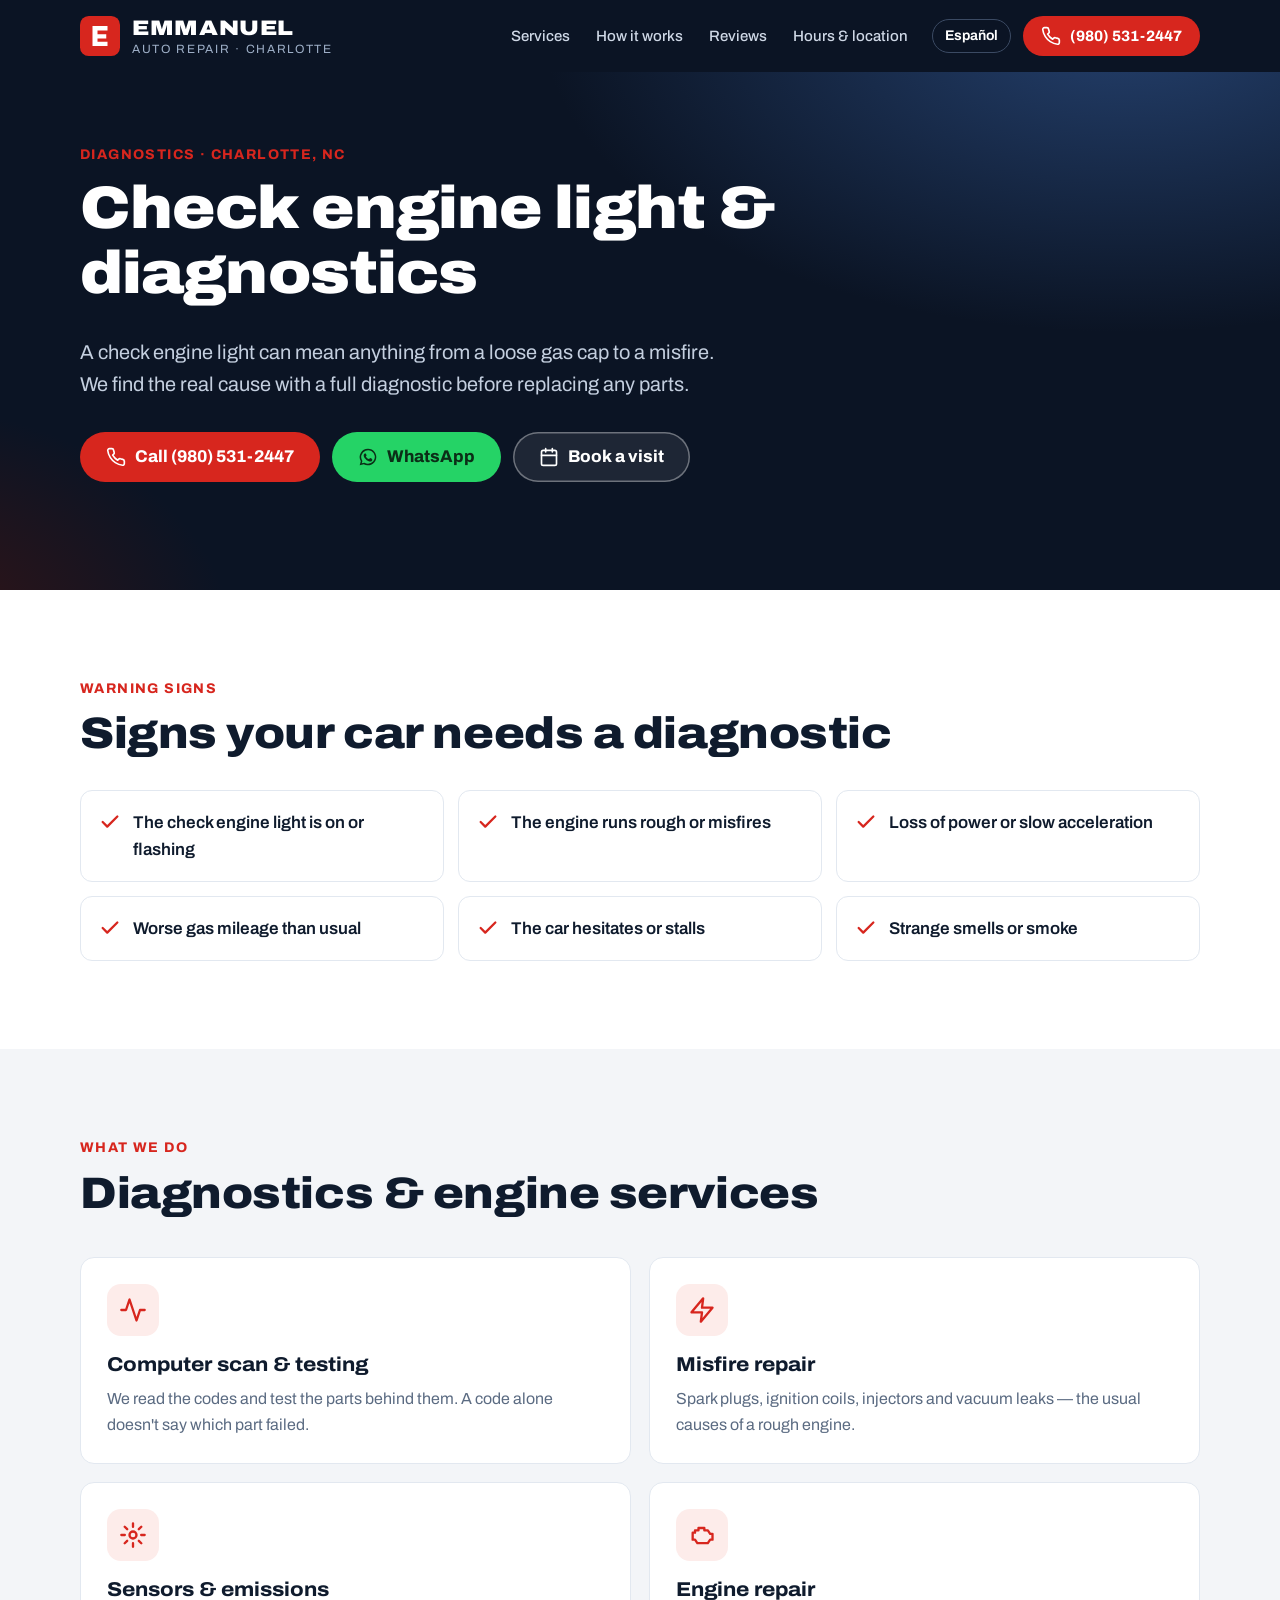
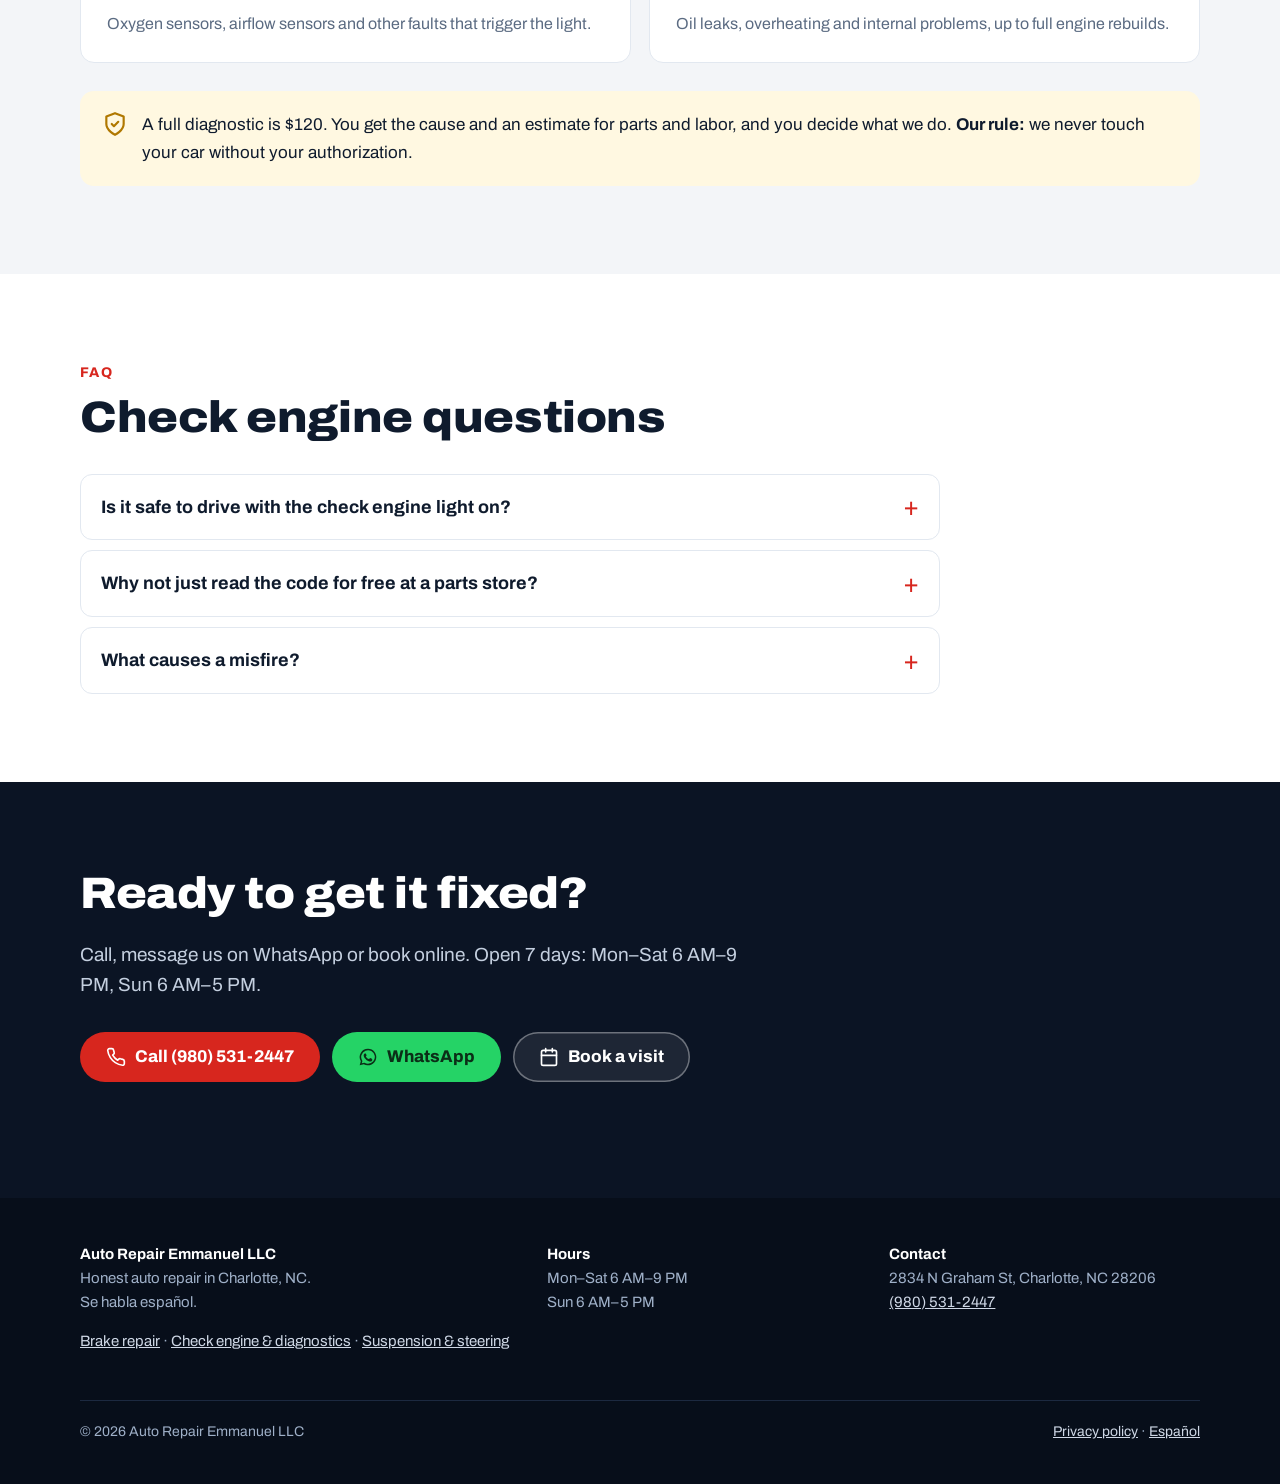
<file: check-engine.html>
<!doctype html>
<html lang="en">
<head>
<meta charset="utf-8">
<meta name="viewport" content="width=device-width, initial-scale=1, viewport-fit=cover">
<title>Check Engine Light &amp; Car Diagnostics in Charlotte, NC | Auto Repair Emmanuel</title>
<meta name="description" content="Check engine light on? Full diagnostic for $120 on N Graham St, Charlotte. Misfires, sensors, engine repair up to full rebuilds. Open 7 days. (980) 531-2447.">
<link rel="canonical" href="https://www.autorepairemmanuel.com/check-engine.html">
<link rel="alternate" hreflang="en" href="https://www.autorepairemmanuel.com/check-engine.html">
<link rel="alternate" hreflang="es" href="https://www.autorepairemmanuel.com/es/check-engine.html">
<link rel="alternate" hreflang="x-default" href="https://www.autorepairemmanuel.com/check-engine.html">
<meta property="og:type" content="website">
<meta property="og:title" content="Check Engine Light &amp; Car Diagnostics in Charlotte, NC | Auto Repair Emmanuel">
<meta property="og:description" content="Check engine light on? Full diagnostic for $120 on N Graham St, Charlotte. Misfires, sensors, engine repair up to full rebuilds. Open 7 days. (980) 531-2447.">
<meta property="og:url" content="https://www.autorepairemmanuel.com/check-engine.html">
<meta property="og:locale" content="en_US">
<meta property="og:image" content="https://ihorsavva.github.io/emmanuelAuto/assets/img/og.png">
<meta property="og:image:width" content="1200">
<meta property="og:image:height" content="630">
<meta name="twitter:card" content="summary_large_image">
<!-- preview: remove noindex when the client approves the launch -->
<meta name="robots" content="noindex, nofollow">
<meta name="theme-color" content="#0b1424">
<link rel="icon" href="assets/img/favicon.svg" type="image/svg+xml">
<link rel="preconnect" href="https://fonts.googleapis.com">
<link rel="preconnect" href="https://fonts.gstatic.com" crossorigin>
<link rel="stylesheet" href="https://fonts.googleapis.com/css2?family=Archivo:wdth,wght@62..125,400..900&amp;display=swap">
<link rel="stylesheet" href="assets/css/style.css">
<script type="application/ld+json">
[
 {
  "@context": "https://schema.org",
  "@type": "Service",
  "name": "Check engine light & diagnostics",
  "serviceType": "Check engine & diagnostics",
  "url": "https://www.autorepairemmanuel.com/check-engine.html",
  "areaServed": {
   "@type": "City",
   "name": "Charlotte"
  },
  "provider": {
   "@type": "AutoRepair",
   "@id": "https://www.autorepairemmanuel.com/#shop",
   "name": "Auto Repair Emmanuel LLC",
   "telephone": "+19805312447"
  }
 },
 {
  "@context": "https://schema.org",
  "@type": "FAQPage",
  "mainEntity": [
   {
    "@type": "Question",
    "name": "Is it safe to drive with the check engine light on?",
    "acceptedAnswer": {
     "@type": "Answer",
     "text": "If it's steady, usually for a short time — but get it checked soon. If it's flashing, the engine is misfiring: stop driving and call us."
    }
   },
   {
    "@type": "Question",
    "name": "Why not just read the code for free at a parts store?",
    "acceptedAnswer": {
     "@type": "Answer",
     "text": "A code points to a system, not a broken part. Our diagnostic tests the parts behind the code, so you don't pay for guesses."
    }
   },
   {
    "@type": "Question",
    "name": "What causes a misfire?",
    "acceptedAnswer": {
     "@type": "Answer",
     "text": "Worn spark plugs, failing ignition coils, clogged injectors or vacuum leaks are the most common causes. We test each one to find yours."
    }
   }
  ]
 }
]
</script>
</head>
<body>
<svg width="0" height="0" style="position:absolute" aria-hidden="true">
  <defs>
    <symbol id="i-phone" viewBox="0 0 24 24"><path fill="none" stroke="currentColor" stroke-width="2" stroke-linecap="round" stroke-linejoin="round" d="M22 16.9v3a2 2 0 0 1-2.2 2 19.8 19.8 0 0 1-8.6-3.1 19.5 19.5 0 0 1-6-6A19.8 19.8 0 0 1 2.1 4.2 2 2 0 0 1 4.1 2h3a2 2 0 0 1 2 1.7c.1.9.4 1.8.7 2.7a2 2 0 0 1-.5 2.1L8 9.8a16 16 0 0 0 6 6l1.3-1.3a2 2 0 0 1 2.1-.4c.9.3 1.8.6 2.7.7a2 2 0 0 1 1.7 2z"/></symbol>
    <symbol id="i-pin" viewBox="0 0 24 24"><g fill="none" stroke="currentColor" stroke-width="2" stroke-linecap="round" stroke-linejoin="round"><path d="M20 10c0 6-8 12-8 12s-8-6-8-12a8 8 0 0 1 16 0z"/><circle cx="12" cy="10" r="3"/></g></symbol>
    <symbol id="i-nav" viewBox="0 0 24 24"><path fill="none" stroke="currentColor" stroke-width="2" stroke-linejoin="round" d="M3 11 22 2l-9 19-2-8z"/></symbol>
    <symbol id="i-star" viewBox="0 0 24 24"><path fill="currentColor" d="m12 2 3.1 6.3 6.9 1-5 4.9 1.2 6.8L12 17.8 5.8 21 7 14.2 2 9.3l6.9-1z"/></symbol>
    <symbol id="i-check" viewBox="0 0 24 24"><path fill="none" stroke="currentColor" stroke-width="2.5" stroke-linecap="round" stroke-linejoin="round" d="M20 6 9 17l-5-5"/></symbol>
    <symbol id="i-clock" viewBox="0 0 24 24"><g fill="none" stroke="currentColor" stroke-width="2" stroke-linecap="round"><circle cx="12" cy="12" r="10"/><path d="M12 6v6l4 2"/></g></symbol>
    <symbol id="i-cal" viewBox="0 0 24 24"><g fill="none" stroke="currentColor" stroke-width="2" stroke-linecap="round"><rect x="3" y="4" width="18" height="18" rx="2"/><path d="M16 2v4M8 2v4M3 10h18"/></g></symbol>
    <symbol id="i-pulse" viewBox="0 0 24 24"><path fill="none" stroke="currentColor" stroke-width="2" stroke-linecap="round" stroke-linejoin="round" d="M22 12h-4l-3 9L9 3l-3 9H2"/></symbol>
    <symbol id="i-disc" viewBox="0 0 24 24"><g fill="none" stroke="currentColor" stroke-width="2"><circle cx="12" cy="12" r="9"/><circle cx="12" cy="12" r="3"/><path stroke-linecap="round" d="M5.5 5.5 8 8"/></g></symbol>
    <symbol id="i-car" viewBox="0 0 24 24"><g fill="none" stroke="currentColor" stroke-width="2" stroke-linecap="round" stroke-linejoin="round"><path d="M3 13 5 7h14l2 6v4h-2M5 17H3v-4h18M9 17h6"/><circle cx="7" cy="17" r="2"/><circle cx="17" cy="17" r="2"/></g></symbol>
    <symbol id="i-bolt" viewBox="0 0 24 24"><path fill="none" stroke="currentColor" stroke-width="2" stroke-linejoin="round" d="M13 2 3 14h9l-1 8 10-12h-9z"/></symbol>
    <symbol id="i-engine" viewBox="0 0 24 24"><path fill="none" stroke="currentColor" stroke-width="2" stroke-linejoin="round" d="M4 10h2V8h3V6h5v2h3l2 3h2v5h-2l-2 3H8l-2-3H4z"/></symbol>
    <symbol id="i-gear" viewBox="0 0 24 24"><g fill="none" stroke="currentColor" stroke-width="2" stroke-linecap="round"><circle cx="12" cy="12" r="3"/><path d="M12 2v3M12 19v3M2 12h3M19 12h3M4.9 4.9 7 7M17 17l2.1 2.1M4.9 19.1 7 17M17 7l2.1-2.1"/></g></symbol>
    <symbol id="i-shield" viewBox="0 0 24 24"><g fill="none" stroke="currentColor" stroke-width="2" stroke-linecap="round" stroke-linejoin="round"><path d="M12 22s8-4 8-10V5l-8-3-8 3v7c0 6 8 10 8 10z"/><path d="m9 12 2 2 4-4"/></g></symbol>
    <symbol id="i-menu" viewBox="0 0 24 24"><path fill="none" stroke="currentColor" stroke-width="2" stroke-linecap="round" d="M3 6h18M3 12h18M3 18h18"/></symbol>
    <symbol id="i-wa" viewBox="0 0 24 24"><path fill="currentColor" d="M12 2a10 10 0 0 0-8.6 15.1L2 22l5-1.3A10 10 0 1 0 12 2zm0 18.2a8.2 8.2 0 0 1-4.2-1.2l-.3-.2-3 .8.8-2.9-.2-.3A8.2 8.2 0 1 1 12 20.2zm4.5-6.1c-.2-.1-1.5-.7-1.7-.8-.2-.1-.4-.1-.6.1l-.8 1c-.1.2-.3.2-.5.1a6.7 6.7 0 0 1-3.3-2.9c-.3-.4.3-.4.7-1.3.1-.2 0-.3 0-.4l-.8-1.8c-.2-.5-.4-.4-.6-.4h-.5c-.2 0-.4.1-.7.3-.2.3-.9.9-.9 2.2s.9 2.5 1 2.7c.1.2 1.8 2.8 4.4 3.9 1.6.7 2.3.8 3.1.6.5-.1 1.5-.6 1.7-1.2.2-.6.2-1.1.2-1.2-.1-.1-.3-.2-.5-.3z"/></symbol>
    <symbol id="i-logo" viewBox="0 0 64 64"><rect width="64" height="64" rx="14" fill="#d7261e"/><path d="M20 16h24v7H28v6h14v7H28v5h16v7H20z" fill="#fff"/></symbol>
  </defs>
</svg>

<a class="skip" href="#main">Skip to content</a>

<header class="site-head">
  <div class="wrap">
    <a class="brand" href="./" aria-label="Auto Repair Emmanuel, home"><svg aria-hidden="true"><use href="#i-logo"/></svg><span><span class="brand-mark">EMMANUEL</span><span class="brand-sub">Auto Repair · Charlotte</span></span></a>
    <nav class="nav" id="nav" aria-label="Main">
      <a href="./#services">Services</a>
      <a href="./#how">How it works</a>
      <a href="./#reviews">Reviews</a>
      <a href="./#contact">Hours &amp; location</a>
    </nav>
    <div class="head-actions">
      <a class="lang" href="es/check-engine.html" hreflang="es" lang="es">Español</a>
      <a class="btn btn-primary btn-sm" href="tel:+19805312447"><svg aria-hidden="true"><use href="#i-phone"/></svg>(980) 531-2447</a>
      <button class="menu-btn" type="button" aria-controls="nav" aria-expanded="false"><svg aria-hidden="true"><use href="#i-menu"/></svg><span class="sr">Menu</span></button>
    </div>
  </div>
</header>

<main id="main">
  <section class="hero hero-sm">
    <div class="wrap">
      <div>
        <p class="eyebrow">Diagnostics · Charlotte, NC</p>
        <h1>Check engine light &amp; diagnostics</h1>
        <p class="lead">A check engine light can mean anything from a loose gas cap to a misfire. We find the real cause with a full diagnostic before replacing any parts.</p>
        <div class="cta">
          <a class="btn btn-primary" href="tel:+19805312447"><svg aria-hidden="true"><use href="#i-phone"/></svg>Call (980) 531-2447</a>
          <a class="btn btn-wa" href="https://wa.me/19805312447?text=Hi!%20I%27d%20like%20to%20book%20a%20repair." target="_blank" rel="noopener"><svg aria-hidden="true"><use href="#i-wa"/></svg>WhatsApp</a>
          <a class="btn btn-ghost" href="./#book"><svg aria-hidden="true"><use href="#i-cal"/></svg>Book a visit</a>
        </div>
      </div>
    </div>
  </section>

  <section class="section">
    <div class="wrap">
      <p class="eyebrow">Warning signs</p>
      <h2>Signs your car needs a diagnostic</h2>
      <ul class="signs"><li><svg aria-hidden="true"><use href="#i-check"/></svg>The check engine light is on or flashing</li><li><svg aria-hidden="true"><use href="#i-check"/></svg>The engine runs rough or misfires</li><li><svg aria-hidden="true"><use href="#i-check"/></svg>Loss of power or slow acceleration</li><li><svg aria-hidden="true"><use href="#i-check"/></svg>Worse gas mileage than usual</li><li><svg aria-hidden="true"><use href="#i-check"/></svg>The car hesitates or stalls</li><li><svg aria-hidden="true"><use href="#i-check"/></svg>Strange smells or smoke</li></ul>
    </div>
  </section>

  <section class="section alt">
    <div class="wrap">
      <p class="eyebrow">What we do</p>
      <h2>Diagnostics &amp; engine services</h2>
      <div class="grid grid-2">
        <article class="card"><div class="ico"><svg aria-hidden="true"><use href="#i-pulse"/></svg></div><h3>Computer scan &amp; testing</h3><p>We read the codes and test the parts behind them. A code alone doesn't say which part failed.</p></article>
        <article class="card"><div class="ico"><svg aria-hidden="true"><use href="#i-bolt"/></svg></div><h3>Misfire repair</h3><p>Spark plugs, ignition coils, injectors and vacuum leaks — the usual causes of a rough engine.</p></article>
        <article class="card"><div class="ico"><svg aria-hidden="true"><use href="#i-gear"/></svg></div><h3>Sensors &amp; emissions</h3><p>Oxygen sensors, airflow sensors and other faults that trigger the light.</p></article>
        <article class="card"><div class="ico"><svg aria-hidden="true"><use href="#i-engine"/></svg></div><h3>Engine repair</h3><p>Oil leaks, overheating and internal problems, up to full engine rebuilds.</p></article>
      </div>
      <div class="promise"><svg aria-hidden="true"><use href="#i-shield"/></svg><p>A full diagnostic is $120. You get the cause and an estimate for parts and labor, and you decide what we do. <strong>Our rule:</strong> we never touch your car without your authorization.</p></div>
    </div>
  </section>

  <section class="section">
    <div class="wrap">
      <p class="eyebrow">FAQ</p>
      <h2>Check engine questions</h2>
      <div class="faq">
        <details><summary>Is it safe to drive with the check engine light on?</summary><p>If it's steady, usually for a short time — but get it checked soon. If it's flashing, the engine is misfiring: stop driving and call us.</p></details>
        <details><summary>Why not just read the code for free at a parts store?</summary><p>A code points to a system, not a broken part. Our diagnostic tests the parts behind the code, so you don't pay for guesses.</p></details>
        <details><summary>What causes a misfire?</summary><p>Worn spark plugs, failing ignition coils, clogged injectors or vacuum leaks are the most common causes. We test each one to find yours.</p></details>
      </div>
    </div>
  </section>

  <section class="section dark">
    <div class="wrap">
      <h2>Ready to get it fixed?</h2>
      <p class="lead">Call, message us on WhatsApp or book online. Open 7 days: Mon–Sat 6 AM–9 PM, Sun 6 AM–5 PM.</p>
      <div class="cta">
        <a class="btn btn-primary" href="tel:+19805312447"><svg aria-hidden="true"><use href="#i-phone"/></svg>Call (980) 531-2447</a>
        <a class="btn btn-wa" href="https://wa.me/19805312447?text=Hi!%20I%27d%20like%20to%20book%20a%20repair." target="_blank" rel="noopener"><svg aria-hidden="true"><use href="#i-wa"/></svg>WhatsApp</a>
        <a class="btn btn-ghost" href="./#book"><svg aria-hidden="true"><use href="#i-cal"/></svg>Book a visit</a>
      </div>
    </div>
  </section>
</main>

<footer class="site-foot">
  <div class="wrap">
    <div>
      <strong>Auto Repair Emmanuel LLC</strong>
      <p>Honest auto repair in Charlotte, NC.<br><span lang="es">Se habla español.</span></p>
      <p><a href="brakes.html">Brake repair</a> · <a href="check-engine.html">Check engine &amp; diagnostics</a> · <a href="suspension.html">Suspension &amp; steering</a></p>
    </div>
    <div>
      <strong>Hours</strong>
      <p>Mon–Sat 6 AM–9 PM<br>Sun 6 AM–5 PM</p>
    </div>
    <div>
      <strong>Contact</strong>
      <p>2834 N Graham St, Charlotte, NC 28206<br><a href="tel:+19805312447">(980) 531-2447</a></p>
    </div>
    <div class="legal">
      <span>© 2026 Auto Repair Emmanuel LLC</span>
      <span><a href="privacy.html">Privacy policy</a> · <a href="es/check-engine.html" hreflang="es" lang="es">Español</a></span>
    </div>
  </div>
</footer>

<div class="callbar">
  <a class="btn btn-primary" href="tel:+19805312447"><svg aria-hidden="true"><use href="#i-phone"/></svg>Call</a>
  <a class="btn btn-wa" href="https://wa.me/19805312447?text=Hi!%20I%27d%20like%20to%20book%20a%20repair." target="_blank" rel="noopener"><svg aria-hidden="true"><use href="#i-wa"/></svg>WhatsApp</a>
  <a class="btn btn-ghost" href="https://www.google.com/maps/dir/?api=1&amp;destination=Auto+Repair+Emmanuel+LLC&amp;destination_place_id=ChIJTweTncUfVIgRrCcnDL8Av2Q" target="_blank" rel="noopener"><svg aria-hidden="true"><use href="#i-nav"/></svg>Directions</a>
</div>

<script type="module" src="assets/js/site.js"></script>
</body>
</html>
</file>
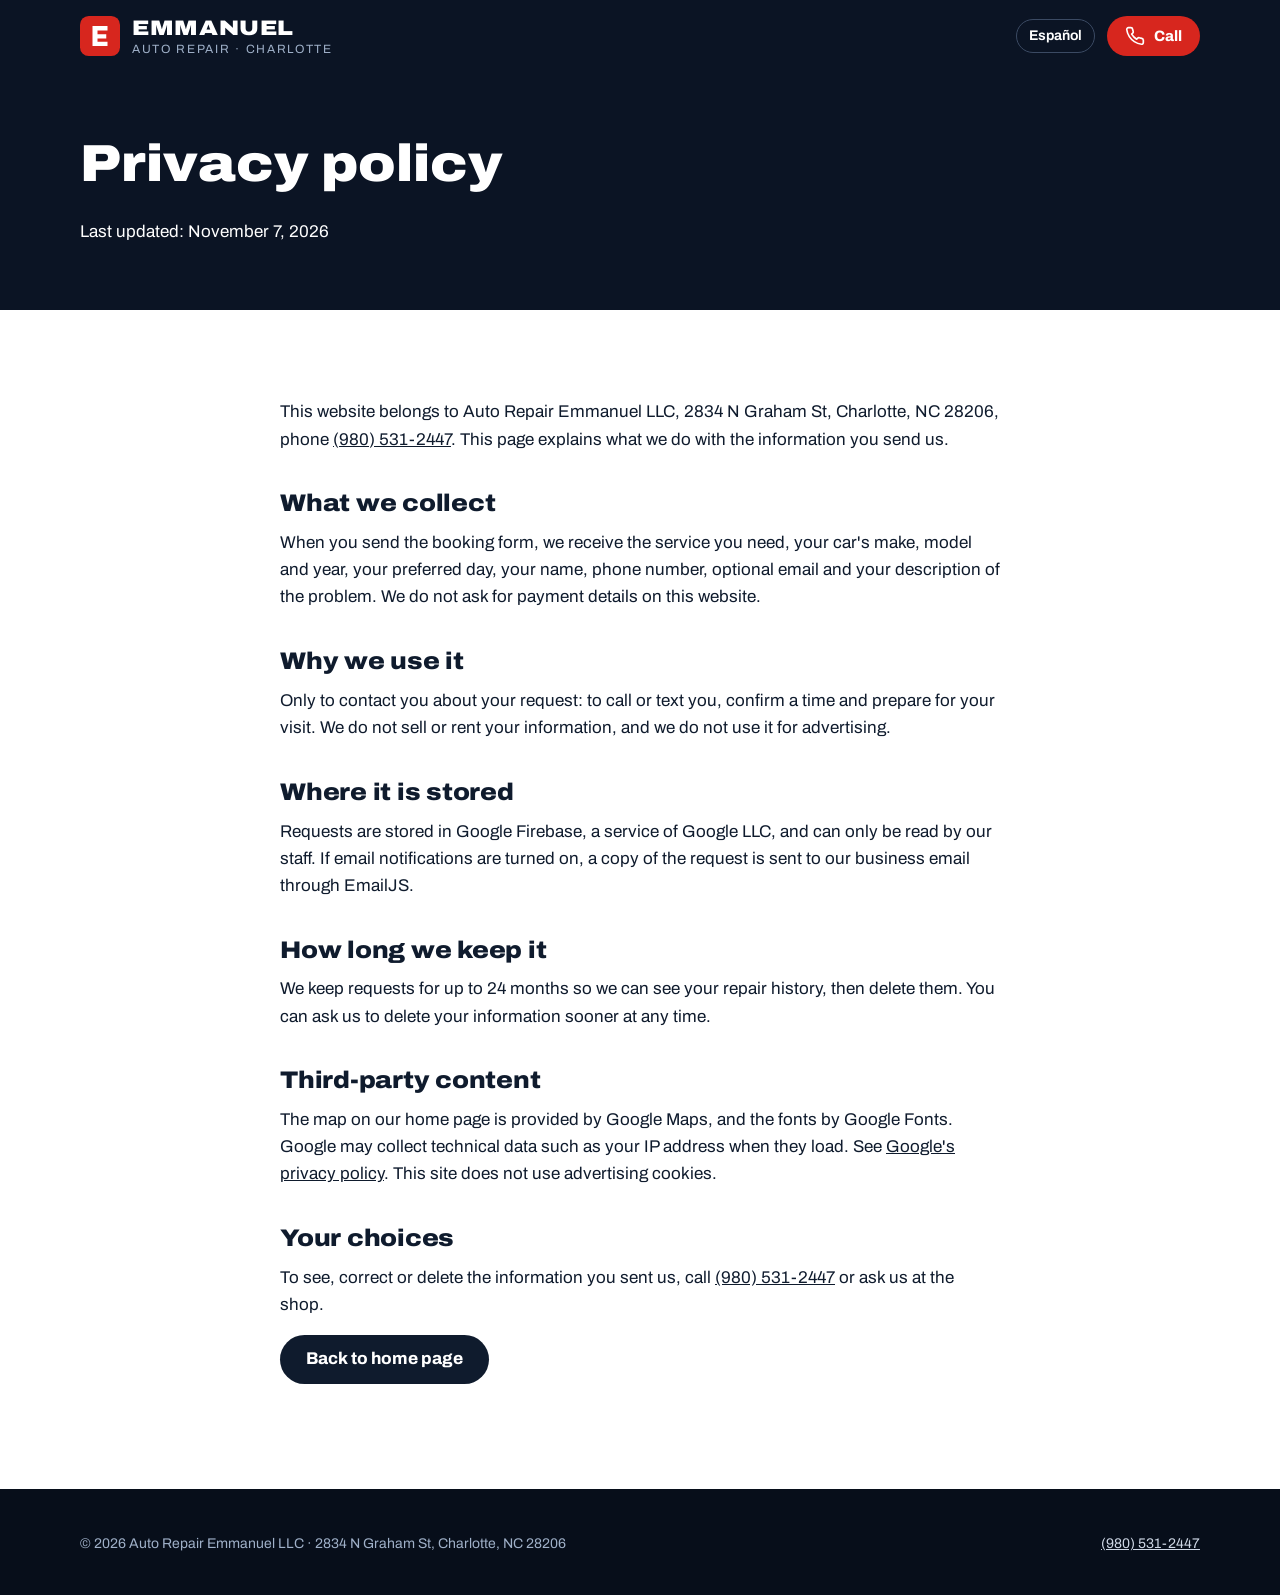
<file: privacy.html>
<!doctype html>
<html lang="en">
<head>
<meta charset="utf-8">
<meta name="viewport" content="width=device-width, initial-scale=1, viewport-fit=cover">
<title>Privacy Policy | Auto Repair Emmanuel</title>
<meta name="description" content="How Auto Repair Emmanuel LLC handles the information you send through the website.">
<link rel="canonical" href="https://www.autorepairemmanuel.com/privacy.html">
<link rel="alternate" hreflang="en" href="https://www.autorepairemmanuel.com/privacy.html">
<link rel="alternate" hreflang="es" href="https://www.autorepairemmanuel.com/es/privacy.html">
<!-- preview: remove noindex when the client approves the launch -->
<meta name="robots" content="noindex, nofollow">
<meta name="theme-color" content="#0b1424">
<link rel="icon" href="assets/img/favicon.svg" type="image/svg+xml">
<link rel="preconnect" href="https://fonts.googleapis.com">
<link rel="preconnect" href="https://fonts.gstatic.com" crossorigin>
<link rel="stylesheet" href="https://fonts.googleapis.com/css2?family=Archivo:wdth,wght@62..125,400..900&amp;display=swap">
<link rel="stylesheet" href="assets/css/style.css">
</head>
<body>
<svg width="0" height="0" style="position:absolute" aria-hidden="true">
  <defs>
    <symbol id="i-phone" viewBox="0 0 24 24"><path fill="none" stroke="currentColor" stroke-width="2" stroke-linecap="round" stroke-linejoin="round" d="M22 16.9v3a2 2 0 0 1-2.2 2 19.8 19.8 0 0 1-8.6-3.1 19.5 19.5 0 0 1-6-6A19.8 19.8 0 0 1 2.1 4.2 2 2 0 0 1 4.1 2h3a2 2 0 0 1 2 1.7c.1.9.4 1.8.7 2.7a2 2 0 0 1-.5 2.1L8 9.8a16 16 0 0 0 6 6l1.3-1.3a2 2 0 0 1 2.1-.4c.9.3 1.8.6 2.7.7a2 2 0 0 1 1.7 2z"/></symbol>
    <symbol id="i-pin" viewBox="0 0 24 24"><g fill="none" stroke="currentColor" stroke-width="2" stroke-linecap="round" stroke-linejoin="round"><path d="M20 10c0 6-8 12-8 12s-8-6-8-12a8 8 0 0 1 16 0z"/><circle cx="12" cy="10" r="3"/></g></symbol>
    <symbol id="i-nav" viewBox="0 0 24 24"><path fill="none" stroke="currentColor" stroke-width="2" stroke-linejoin="round" d="M3 11 22 2l-9 19-2-8z"/></symbol>
    <symbol id="i-star" viewBox="0 0 24 24"><path fill="currentColor" d="m12 2 3.1 6.3 6.9 1-5 4.9 1.2 6.8L12 17.8 5.8 21 7 14.2 2 9.3l6.9-1z"/></symbol>
    <symbol id="i-check" viewBox="0 0 24 24"><path fill="none" stroke="currentColor" stroke-width="2.5" stroke-linecap="round" stroke-linejoin="round" d="M20 6 9 17l-5-5"/></symbol>
    <symbol id="i-clock" viewBox="0 0 24 24"><g fill="none" stroke="currentColor" stroke-width="2" stroke-linecap="round"><circle cx="12" cy="12" r="10"/><path d="M12 6v6l4 2"/></g></symbol>
    <symbol id="i-cal" viewBox="0 0 24 24"><g fill="none" stroke="currentColor" stroke-width="2" stroke-linecap="round"><rect x="3" y="4" width="18" height="18" rx="2"/><path d="M16 2v4M8 2v4M3 10h18"/></g></symbol>
    <symbol id="i-pulse" viewBox="0 0 24 24"><path fill="none" stroke="currentColor" stroke-width="2" stroke-linecap="round" stroke-linejoin="round" d="M22 12h-4l-3 9L9 3l-3 9H2"/></symbol>
    <symbol id="i-disc" viewBox="0 0 24 24"><g fill="none" stroke="currentColor" stroke-width="2"><circle cx="12" cy="12" r="9"/><circle cx="12" cy="12" r="3"/><path stroke-linecap="round" d="M5.5 5.5 8 8"/></g></symbol>
    <symbol id="i-car" viewBox="0 0 24 24"><g fill="none" stroke="currentColor" stroke-width="2" stroke-linecap="round" stroke-linejoin="round"><path d="M3 13 5 7h14l2 6v4h-2M5 17H3v-4h18M9 17h6"/><circle cx="7" cy="17" r="2"/><circle cx="17" cy="17" r="2"/></g></symbol>
    <symbol id="i-bolt" viewBox="0 0 24 24"><path fill="none" stroke="currentColor" stroke-width="2" stroke-linejoin="round" d="M13 2 3 14h9l-1 8 10-12h-9z"/></symbol>
    <symbol id="i-engine" viewBox="0 0 24 24"><path fill="none" stroke="currentColor" stroke-width="2" stroke-linejoin="round" d="M4 10h2V8h3V6h5v2h3l2 3h2v5h-2l-2 3H8l-2-3H4z"/></symbol>
    <symbol id="i-gear" viewBox="0 0 24 24"><g fill="none" stroke="currentColor" stroke-width="2" stroke-linecap="round"><circle cx="12" cy="12" r="3"/><path d="M12 2v3M12 19v3M2 12h3M19 12h3M4.9 4.9 7 7M17 17l2.1 2.1M4.9 19.1 7 17M17 7l2.1-2.1"/></g></symbol>
    <symbol id="i-shield" viewBox="0 0 24 24"><g fill="none" stroke="currentColor" stroke-width="2" stroke-linecap="round" stroke-linejoin="round"><path d="M12 22s8-4 8-10V5l-8-3-8 3v7c0 6 8 10 8 10z"/><path d="m9 12 2 2 4-4"/></g></symbol>
    <symbol id="i-menu" viewBox="0 0 24 24"><path fill="none" stroke="currentColor" stroke-width="2" stroke-linecap="round" d="M3 6h18M3 12h18M3 18h18"/></symbol>
    <symbol id="i-logo" viewBox="0 0 64 64"><rect width="64" height="64" rx="14" fill="#d7261e"/><path d="M20 16h24v7H28v6h14v7H28v5h16v7H20z" fill="#fff"/></symbol>
  </defs>
</svg>

<header class="site-head">
  <div class="wrap">
    <a class="brand" href="./" aria-label="Auto Repair Emmanuel, home"><svg aria-hidden="true"><use href="#i-logo"/></svg><span><span class="brand-mark">EMMANUEL</span><span class="brand-sub">Auto Repair · Charlotte</span></span></a>
    <div class="head-actions" style="margin-left:auto">
      <a class="lang" href="es/privacy.html" hreflang="es" lang="es">Español</a>
      <a class="btn btn-primary btn-sm" href="tel:+19805312447" style="display:inline-flex"><svg aria-hidden="true"><use href="#i-phone"/></svg>Call</a>
    </div>
  </div>
</header>

<main id="main">
  <section class="page-head"><div class="wrap"><h1>Privacy policy</h1><p>Last updated: November 7, 2026</p></div></section>
  <section class="section"><div class="wrap prose">
    <p>This website belongs to Auto Repair Emmanuel LLC, 2834 N Graham St, Charlotte, NC 28206, phone <a href="tel:+19805312447">(980) 531-2447</a>. This page explains what we do with the information you send us.</p>

    <h2>What we collect</h2>
    <p>When you send the booking form, we receive the service you need, your car's make, model and year, your preferred day, your name, phone number, optional email and your description of the problem. We do not ask for payment details on this website.</p>

    <h2>Why we use it</h2>
    <p>Only to contact you about your request: to call or text you, confirm a time and prepare for your visit. We do not sell or rent your information, and we do not use it for advertising.</p>

    <h2>Where it is stored</h2>
    <p>Requests are stored in Google Firebase, a service of Google LLC, and can only be read by our staff. If email notifications are turned on, a copy of the request is sent to our business email through EmailJS.</p>

    <h2>How long we keep it</h2>
    <p>We keep requests for up to 24 months so we can see your repair history, then delete them. You can ask us to delete your information sooner at any time.</p>

    <h2>Third-party content</h2>
    <p>The map on our home page is provided by Google Maps, and the fonts by Google Fonts. Google may collect technical data such as your IP address when they load. See <a href="https://policies.google.com/privacy" target="_blank" rel="noopener">Google's privacy policy</a>. This site does not use advertising cookies.</p>

    <h2>Your choices</h2>
    <p>To see, correct or delete the information you sent us, call <a href="tel:+19805312447">(980) 531-2447</a> or ask us at the shop.</p>

    <p><a class="btn btn-dark" href="./">Back to home page</a></p>
  </div></section>
</main>

<footer class="site-foot">
  <div class="wrap">
    <div class="legal" style="border:0;padding:0">
      <span>© 2026 Auto Repair Emmanuel LLC · 2834 N Graham St, Charlotte, NC 28206</span>
      <span><a href="tel:+19805312447">(980) 531-2447</a></span>
    </div>
  </div>
</footer>
<script type="module" src="assets/js/site.js"></script>
</body>
</html>
</file>
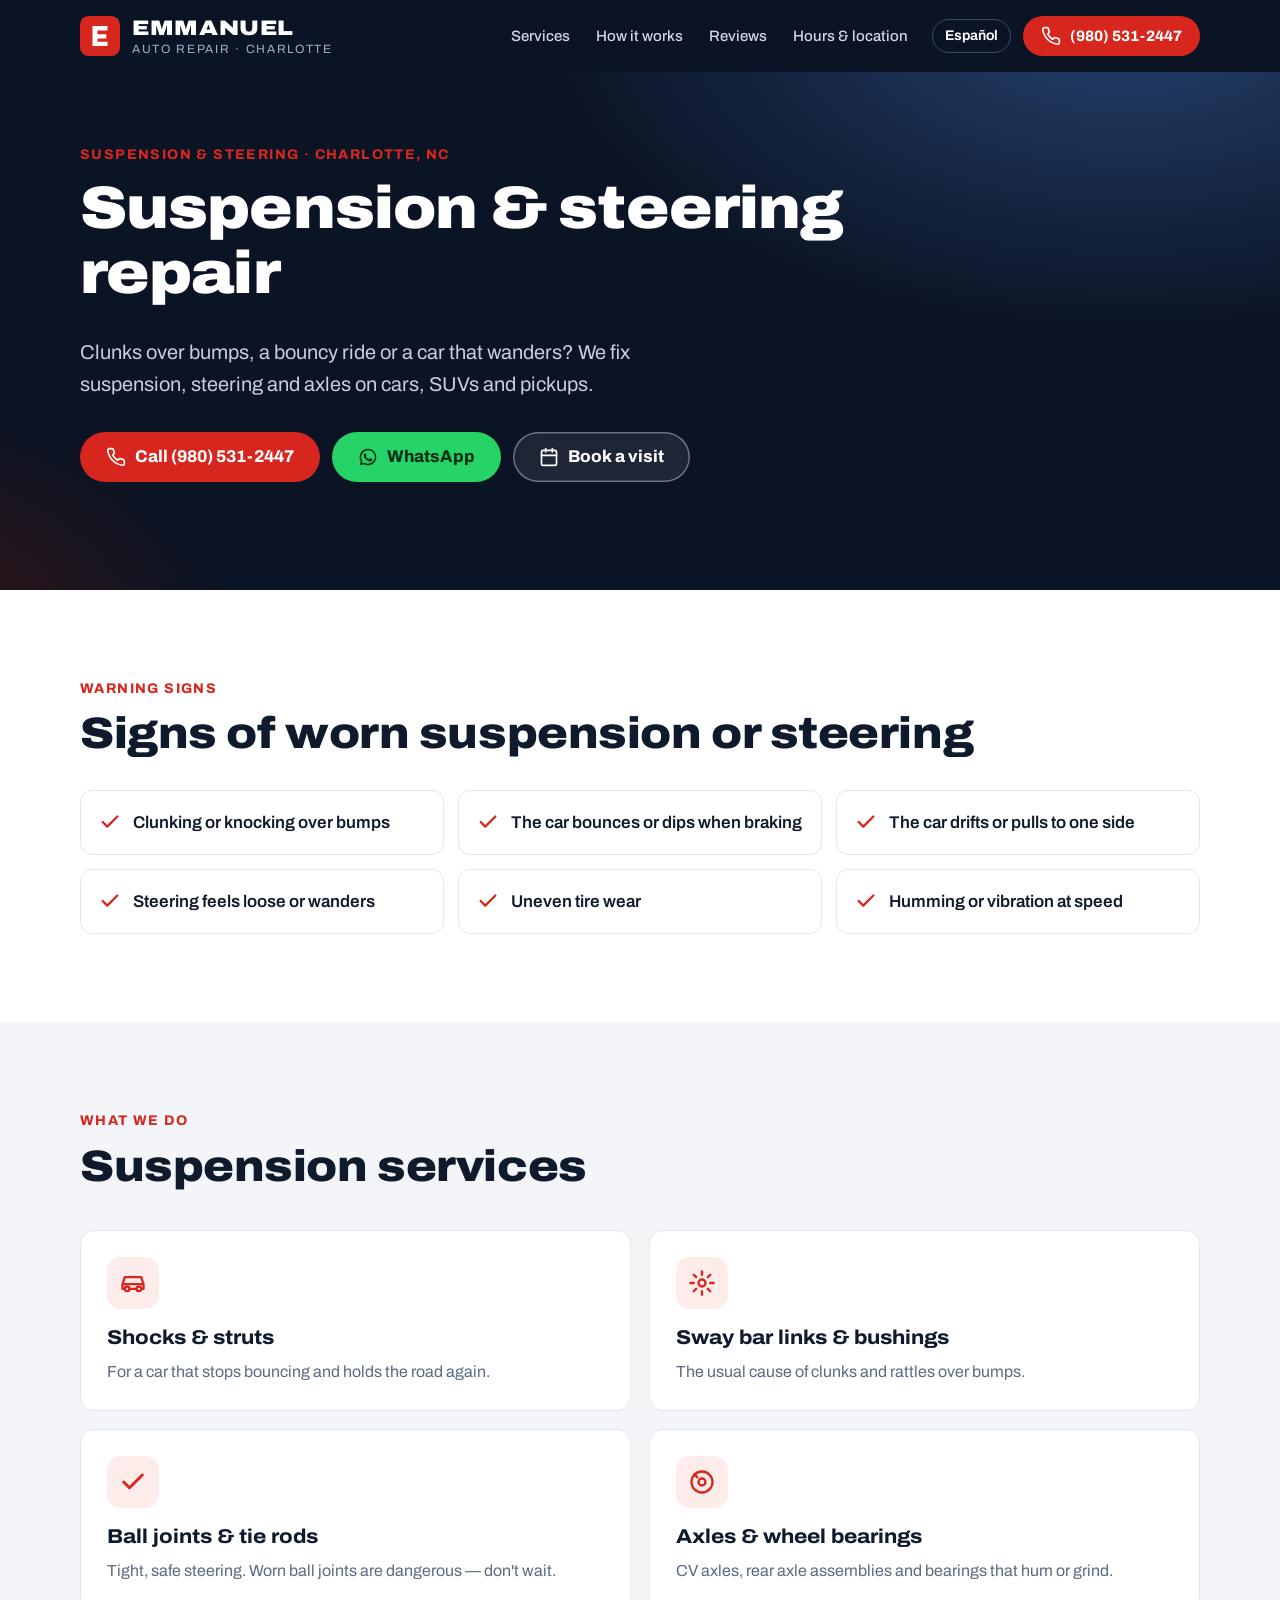
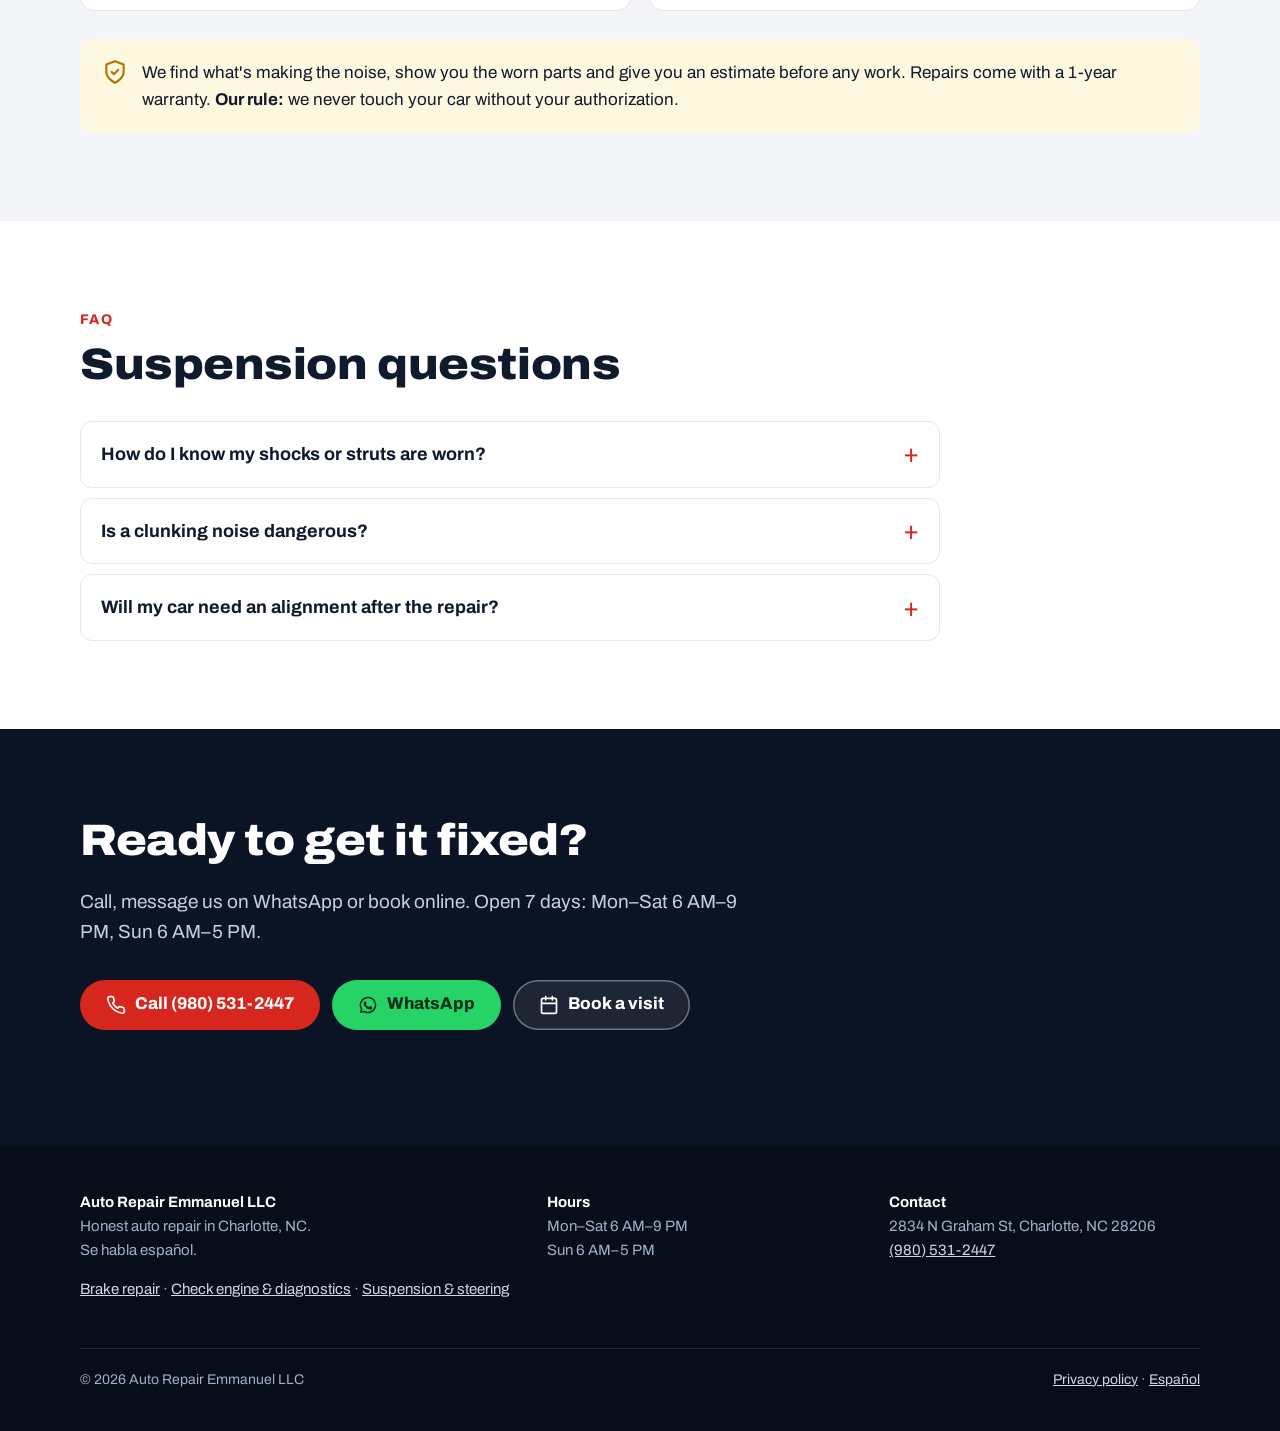
<file: suspension.html>
<!doctype html>
<html lang="en">
<head>
<meta charset="utf-8">
<meta name="viewport" content="width=device-width, initial-scale=1, viewport-fit=cover">
<title>Suspension &amp; Steering Repair in Charlotte, NC — Shocks, Struts, Axles | Auto Repair Emmanuel</title>
<meta name="description" content="Suspension and steering repair in Charlotte: sway bar links, shocks, struts, ball joints, tie rods, axles and wheel bearings for cars, SUVs and pickups. Open 7 days. (980) 531-2447.">
<link rel="canonical" href="https://www.autorepairemmanuel.com/suspension.html">
<link rel="alternate" hreflang="en" href="https://www.autorepairemmanuel.com/suspension.html">
<link rel="alternate" hreflang="es" href="https://www.autorepairemmanuel.com/es/suspension.html">
<link rel="alternate" hreflang="x-default" href="https://www.autorepairemmanuel.com/suspension.html">
<meta property="og:type" content="website">
<meta property="og:title" content="Suspension &amp; Steering Repair in Charlotte, NC — Shocks, Struts, Axles | Auto Repair Emmanuel">
<meta property="og:description" content="Suspension and steering repair in Charlotte: sway bar links, shocks, struts, ball joints, tie rods, axles and wheel bearings for cars, SUVs and pickups. Open 7 days. (980) 531-2447.">
<meta property="og:url" content="https://www.autorepairemmanuel.com/suspension.html">
<meta property="og:locale" content="en_US">
<meta property="og:image" content="https://ihorsavva.github.io/emmanuelAuto/assets/img/og.png">
<meta property="og:image:width" content="1200">
<meta property="og:image:height" content="630">
<meta name="twitter:card" content="summary_large_image">
<!-- preview: remove noindex when the client approves the launch -->
<meta name="robots" content="noindex, nofollow">
<meta name="theme-color" content="#0b1424">
<link rel="icon" href="assets/img/favicon.svg" type="image/svg+xml">
<link rel="preconnect" href="https://fonts.googleapis.com">
<link rel="preconnect" href="https://fonts.gstatic.com" crossorigin>
<link rel="stylesheet" href="https://fonts.googleapis.com/css2?family=Archivo:wdth,wght@62..125,400..900&amp;display=swap">
<link rel="stylesheet" href="assets/css/style.css">
<script type="application/ld+json">
[
 {
  "@context": "https://schema.org",
  "@type": "Service",
  "name": "Suspension & steering repair",
  "serviceType": "Suspension & steering",
  "url": "https://www.autorepairemmanuel.com/suspension.html",
  "areaServed": {
   "@type": "City",
   "name": "Charlotte"
  },
  "provider": {
   "@type": "AutoRepair",
   "@id": "https://www.autorepairemmanuel.com/#shop",
   "name": "Auto Repair Emmanuel LLC",
   "telephone": "+19805312447"
  }
 },
 {
  "@context": "https://schema.org",
  "@type": "FAQPage",
  "mainEntity": [
   {
    "@type": "Question",
    "name": "How do I know my shocks or struts are worn?",
    "acceptedAnswer": {
     "@type": "Answer",
     "text": "The car bounces after bumps, dips when you brake or leans in turns. Leaking fluid on a shock is another sign."
    }
   },
   {
    "@type": "Question",
    "name": "Is a clunking noise dangerous?",
    "acceptedAnswer": {
     "@type": "Answer",
     "text": "Often it's a worn link or bushing, but it can be a ball joint, and a failed ball joint is dangerous. Have it checked soon."
    }
   },
   {
    "@type": "Question",
    "name": "Will my car need an alignment after the repair?",
    "acceptedAnswer": {
     "@type": "Answer",
     "text": "Often yes, after replacing tie rods or struts. We'll tell you if yours needs one."
    }
   }
  ]
 }
]
</script>
</head>
<body>
<svg width="0" height="0" style="position:absolute" aria-hidden="true">
  <defs>
    <symbol id="i-phone" viewBox="0 0 24 24"><path fill="none" stroke="currentColor" stroke-width="2" stroke-linecap="round" stroke-linejoin="round" d="M22 16.9v3a2 2 0 0 1-2.2 2 19.8 19.8 0 0 1-8.6-3.1 19.5 19.5 0 0 1-6-6A19.8 19.8 0 0 1 2.1 4.2 2 2 0 0 1 4.1 2h3a2 2 0 0 1 2 1.7c.1.9.4 1.8.7 2.7a2 2 0 0 1-.5 2.1L8 9.8a16 16 0 0 0 6 6l1.3-1.3a2 2 0 0 1 2.1-.4c.9.3 1.8.6 2.7.7a2 2 0 0 1 1.7 2z"/></symbol>
    <symbol id="i-pin" viewBox="0 0 24 24"><g fill="none" stroke="currentColor" stroke-width="2" stroke-linecap="round" stroke-linejoin="round"><path d="M20 10c0 6-8 12-8 12s-8-6-8-12a8 8 0 0 1 16 0z"/><circle cx="12" cy="10" r="3"/></g></symbol>
    <symbol id="i-nav" viewBox="0 0 24 24"><path fill="none" stroke="currentColor" stroke-width="2" stroke-linejoin="round" d="M3 11 22 2l-9 19-2-8z"/></symbol>
    <symbol id="i-star" viewBox="0 0 24 24"><path fill="currentColor" d="m12 2 3.1 6.3 6.9 1-5 4.9 1.2 6.8L12 17.8 5.8 21 7 14.2 2 9.3l6.9-1z"/></symbol>
    <symbol id="i-check" viewBox="0 0 24 24"><path fill="none" stroke="currentColor" stroke-width="2.5" stroke-linecap="round" stroke-linejoin="round" d="M20 6 9 17l-5-5"/></symbol>
    <symbol id="i-clock" viewBox="0 0 24 24"><g fill="none" stroke="currentColor" stroke-width="2" stroke-linecap="round"><circle cx="12" cy="12" r="10"/><path d="M12 6v6l4 2"/></g></symbol>
    <symbol id="i-cal" viewBox="0 0 24 24"><g fill="none" stroke="currentColor" stroke-width="2" stroke-linecap="round"><rect x="3" y="4" width="18" height="18" rx="2"/><path d="M16 2v4M8 2v4M3 10h18"/></g></symbol>
    <symbol id="i-pulse" viewBox="0 0 24 24"><path fill="none" stroke="currentColor" stroke-width="2" stroke-linecap="round" stroke-linejoin="round" d="M22 12h-4l-3 9L9 3l-3 9H2"/></symbol>
    <symbol id="i-disc" viewBox="0 0 24 24"><g fill="none" stroke="currentColor" stroke-width="2"><circle cx="12" cy="12" r="9"/><circle cx="12" cy="12" r="3"/><path stroke-linecap="round" d="M5.5 5.5 8 8"/></g></symbol>
    <symbol id="i-car" viewBox="0 0 24 24"><g fill="none" stroke="currentColor" stroke-width="2" stroke-linecap="round" stroke-linejoin="round"><path d="M3 13 5 7h14l2 6v4h-2M5 17H3v-4h18M9 17h6"/><circle cx="7" cy="17" r="2"/><circle cx="17" cy="17" r="2"/></g></symbol>
    <symbol id="i-bolt" viewBox="0 0 24 24"><path fill="none" stroke="currentColor" stroke-width="2" stroke-linejoin="round" d="M13 2 3 14h9l-1 8 10-12h-9z"/></symbol>
    <symbol id="i-engine" viewBox="0 0 24 24"><path fill="none" stroke="currentColor" stroke-width="2" stroke-linejoin="round" d="M4 10h2V8h3V6h5v2h3l2 3h2v5h-2l-2 3H8l-2-3H4z"/></symbol>
    <symbol id="i-gear" viewBox="0 0 24 24"><g fill="none" stroke="currentColor" stroke-width="2" stroke-linecap="round"><circle cx="12" cy="12" r="3"/><path d="M12 2v3M12 19v3M2 12h3M19 12h3M4.9 4.9 7 7M17 17l2.1 2.1M4.9 19.1 7 17M17 7l2.1-2.1"/></g></symbol>
    <symbol id="i-shield" viewBox="0 0 24 24"><g fill="none" stroke="currentColor" stroke-width="2" stroke-linecap="round" stroke-linejoin="round"><path d="M12 22s8-4 8-10V5l-8-3-8 3v7c0 6 8 10 8 10z"/><path d="m9 12 2 2 4-4"/></g></symbol>
    <symbol id="i-menu" viewBox="0 0 24 24"><path fill="none" stroke="currentColor" stroke-width="2" stroke-linecap="round" d="M3 6h18M3 12h18M3 18h18"/></symbol>
    <symbol id="i-wa" viewBox="0 0 24 24"><path fill="currentColor" d="M12 2a10 10 0 0 0-8.6 15.1L2 22l5-1.3A10 10 0 1 0 12 2zm0 18.2a8.2 8.2 0 0 1-4.2-1.2l-.3-.2-3 .8.8-2.9-.2-.3A8.2 8.2 0 1 1 12 20.2zm4.5-6.1c-.2-.1-1.5-.7-1.7-.8-.2-.1-.4-.1-.6.1l-.8 1c-.1.2-.3.2-.5.1a6.7 6.7 0 0 1-3.3-2.9c-.3-.4.3-.4.7-1.3.1-.2 0-.3 0-.4l-.8-1.8c-.2-.5-.4-.4-.6-.4h-.5c-.2 0-.4.1-.7.3-.2.3-.9.9-.9 2.2s.9 2.5 1 2.7c.1.2 1.8 2.8 4.4 3.9 1.6.7 2.3.8 3.1.6.5-.1 1.5-.6 1.7-1.2.2-.6.2-1.1.2-1.2-.1-.1-.3-.2-.5-.3z"/></symbol>
    <symbol id="i-logo" viewBox="0 0 64 64"><rect width="64" height="64" rx="14" fill="#d7261e"/><path d="M20 16h24v7H28v6h14v7H28v5h16v7H20z" fill="#fff"/></symbol>
  </defs>
</svg>

<a class="skip" href="#main">Skip to content</a>

<header class="site-head">
  <div class="wrap">
    <a class="brand" href="./" aria-label="Auto Repair Emmanuel, home"><svg aria-hidden="true"><use href="#i-logo"/></svg><span><span class="brand-mark">EMMANUEL</span><span class="brand-sub">Auto Repair · Charlotte</span></span></a>
    <nav class="nav" id="nav" aria-label="Main">
      <a href="./#services">Services</a>
      <a href="./#how">How it works</a>
      <a href="./#reviews">Reviews</a>
      <a href="./#contact">Hours &amp; location</a>
    </nav>
    <div class="head-actions">
      <a class="lang" href="es/suspension.html" hreflang="es" lang="es">Español</a>
      <a class="btn btn-primary btn-sm" href="tel:+19805312447"><svg aria-hidden="true"><use href="#i-phone"/></svg>(980) 531-2447</a>
      <button class="menu-btn" type="button" aria-controls="nav" aria-expanded="false"><svg aria-hidden="true"><use href="#i-menu"/></svg><span class="sr">Menu</span></button>
    </div>
  </div>
</header>

<main id="main">
  <section class="hero hero-sm">
    <div class="wrap">
      <div>
        <p class="eyebrow">Suspension &amp; steering · Charlotte, NC</p>
        <h1>Suspension &amp; steering repair</h1>
        <p class="lead">Clunks over bumps, a bouncy ride or a car that wanders? We fix suspension, steering and axles on cars, SUVs and pickups.</p>
        <div class="cta">
          <a class="btn btn-primary" href="tel:+19805312447"><svg aria-hidden="true"><use href="#i-phone"/></svg>Call (980) 531-2447</a>
          <a class="btn btn-wa" href="https://wa.me/19805312447?text=Hi!%20I%27d%20like%20to%20book%20a%20repair." target="_blank" rel="noopener"><svg aria-hidden="true"><use href="#i-wa"/></svg>WhatsApp</a>
          <a class="btn btn-ghost" href="./#book"><svg aria-hidden="true"><use href="#i-cal"/></svg>Book a visit</a>
        </div>
      </div>
    </div>
  </section>

  <section class="section">
    <div class="wrap">
      <p class="eyebrow">Warning signs</p>
      <h2>Signs of worn suspension or steering</h2>
      <ul class="signs"><li><svg aria-hidden="true"><use href="#i-check"/></svg>Clunking or knocking over bumps</li><li><svg aria-hidden="true"><use href="#i-check"/></svg>The car bounces or dips when braking</li><li><svg aria-hidden="true"><use href="#i-check"/></svg>The car drifts or pulls to one side</li><li><svg aria-hidden="true"><use href="#i-check"/></svg>Steering feels loose or wanders</li><li><svg aria-hidden="true"><use href="#i-check"/></svg>Uneven tire wear</li><li><svg aria-hidden="true"><use href="#i-check"/></svg>Humming or vibration at speed</li></ul>
    </div>
  </section>

  <section class="section alt">
    <div class="wrap">
      <p class="eyebrow">What we do</p>
      <h2>Suspension services</h2>
      <div class="grid grid-2">
        <article class="card"><div class="ico"><svg aria-hidden="true"><use href="#i-car"/></svg></div><h3>Shocks &amp; struts</h3><p>For a car that stops bouncing and holds the road again.</p></article>
        <article class="card"><div class="ico"><svg aria-hidden="true"><use href="#i-gear"/></svg></div><h3>Sway bar links &amp; bushings</h3><p>The usual cause of clunks and rattles over bumps.</p></article>
        <article class="card"><div class="ico"><svg aria-hidden="true"><use href="#i-check"/></svg></div><h3>Ball joints &amp; tie rods</h3><p>Tight, safe steering. Worn ball joints are dangerous — don't wait.</p></article>
        <article class="card"><div class="ico"><svg aria-hidden="true"><use href="#i-disc"/></svg></div><h3>Axles &amp; wheel bearings</h3><p>CV axles, rear axle assemblies and bearings that hum or grind.</p></article>
      </div>
      <div class="promise"><svg aria-hidden="true"><use href="#i-shield"/></svg><p>We find what's making the noise, show you the worn parts and give you an estimate before any work. Repairs come with a 1-year warranty. <strong>Our rule:</strong> we never touch your car without your authorization.</p></div>
    </div>
  </section>

  <section class="section">
    <div class="wrap">
      <p class="eyebrow">FAQ</p>
      <h2>Suspension questions</h2>
      <div class="faq">
        <details><summary>How do I know my shocks or struts are worn?</summary><p>The car bounces after bumps, dips when you brake or leans in turns. Leaking fluid on a shock is another sign.</p></details>
        <details><summary>Is a clunking noise dangerous?</summary><p>Often it's a worn link or bushing, but it can be a ball joint, and a failed ball joint is dangerous. Have it checked soon.</p></details>
        <details><summary>Will my car need an alignment after the repair?</summary><p>Often yes, after replacing tie rods or struts. We'll tell you if yours needs one.</p></details>
      </div>
    </div>
  </section>

  <section class="section dark">
    <div class="wrap">
      <h2>Ready to get it fixed?</h2>
      <p class="lead">Call, message us on WhatsApp or book online. Open 7 days: Mon–Sat 6 AM–9 PM, Sun 6 AM–5 PM.</p>
      <div class="cta">
        <a class="btn btn-primary" href="tel:+19805312447"><svg aria-hidden="true"><use href="#i-phone"/></svg>Call (980) 531-2447</a>
        <a class="btn btn-wa" href="https://wa.me/19805312447?text=Hi!%20I%27d%20like%20to%20book%20a%20repair." target="_blank" rel="noopener"><svg aria-hidden="true"><use href="#i-wa"/></svg>WhatsApp</a>
        <a class="btn btn-ghost" href="./#book"><svg aria-hidden="true"><use href="#i-cal"/></svg>Book a visit</a>
      </div>
    </div>
  </section>
</main>

<footer class="site-foot">
  <div class="wrap">
    <div>
      <strong>Auto Repair Emmanuel LLC</strong>
      <p>Honest auto repair in Charlotte, NC.<br><span lang="es">Se habla español.</span></p>
      <p><a href="brakes.html">Brake repair</a> · <a href="check-engine.html">Check engine &amp; diagnostics</a> · <a href="suspension.html">Suspension &amp; steering</a></p>
    </div>
    <div>
      <strong>Hours</strong>
      <p>Mon–Sat 6 AM–9 PM<br>Sun 6 AM–5 PM</p>
    </div>
    <div>
      <strong>Contact</strong>
      <p>2834 N Graham St, Charlotte, NC 28206<br><a href="tel:+19805312447">(980) 531-2447</a></p>
    </div>
    <div class="legal">
      <span>© 2026 Auto Repair Emmanuel LLC</span>
      <span><a href="privacy.html">Privacy policy</a> · <a href="es/suspension.html" hreflang="es" lang="es">Español</a></span>
    </div>
  </div>
</footer>

<div class="callbar">
  <a class="btn btn-primary" href="tel:+19805312447"><svg aria-hidden="true"><use href="#i-phone"/></svg>Call</a>
  <a class="btn btn-wa" href="https://wa.me/19805312447?text=Hi!%20I%27d%20like%20to%20book%20a%20repair." target="_blank" rel="noopener"><svg aria-hidden="true"><use href="#i-wa"/></svg>WhatsApp</a>
  <a class="btn btn-ghost" href="https://www.google.com/maps/dir/?api=1&amp;destination=Auto+Repair+Emmanuel+LLC&amp;destination_place_id=ChIJTweTncUfVIgRrCcnDL8Av2Q" target="_blank" rel="noopener"><svg aria-hidden="true"><use href="#i-nav"/></svg>Directions</a>
</div>

<script type="module" src="assets/js/site.js"></script>
</body>
</html>
</file>
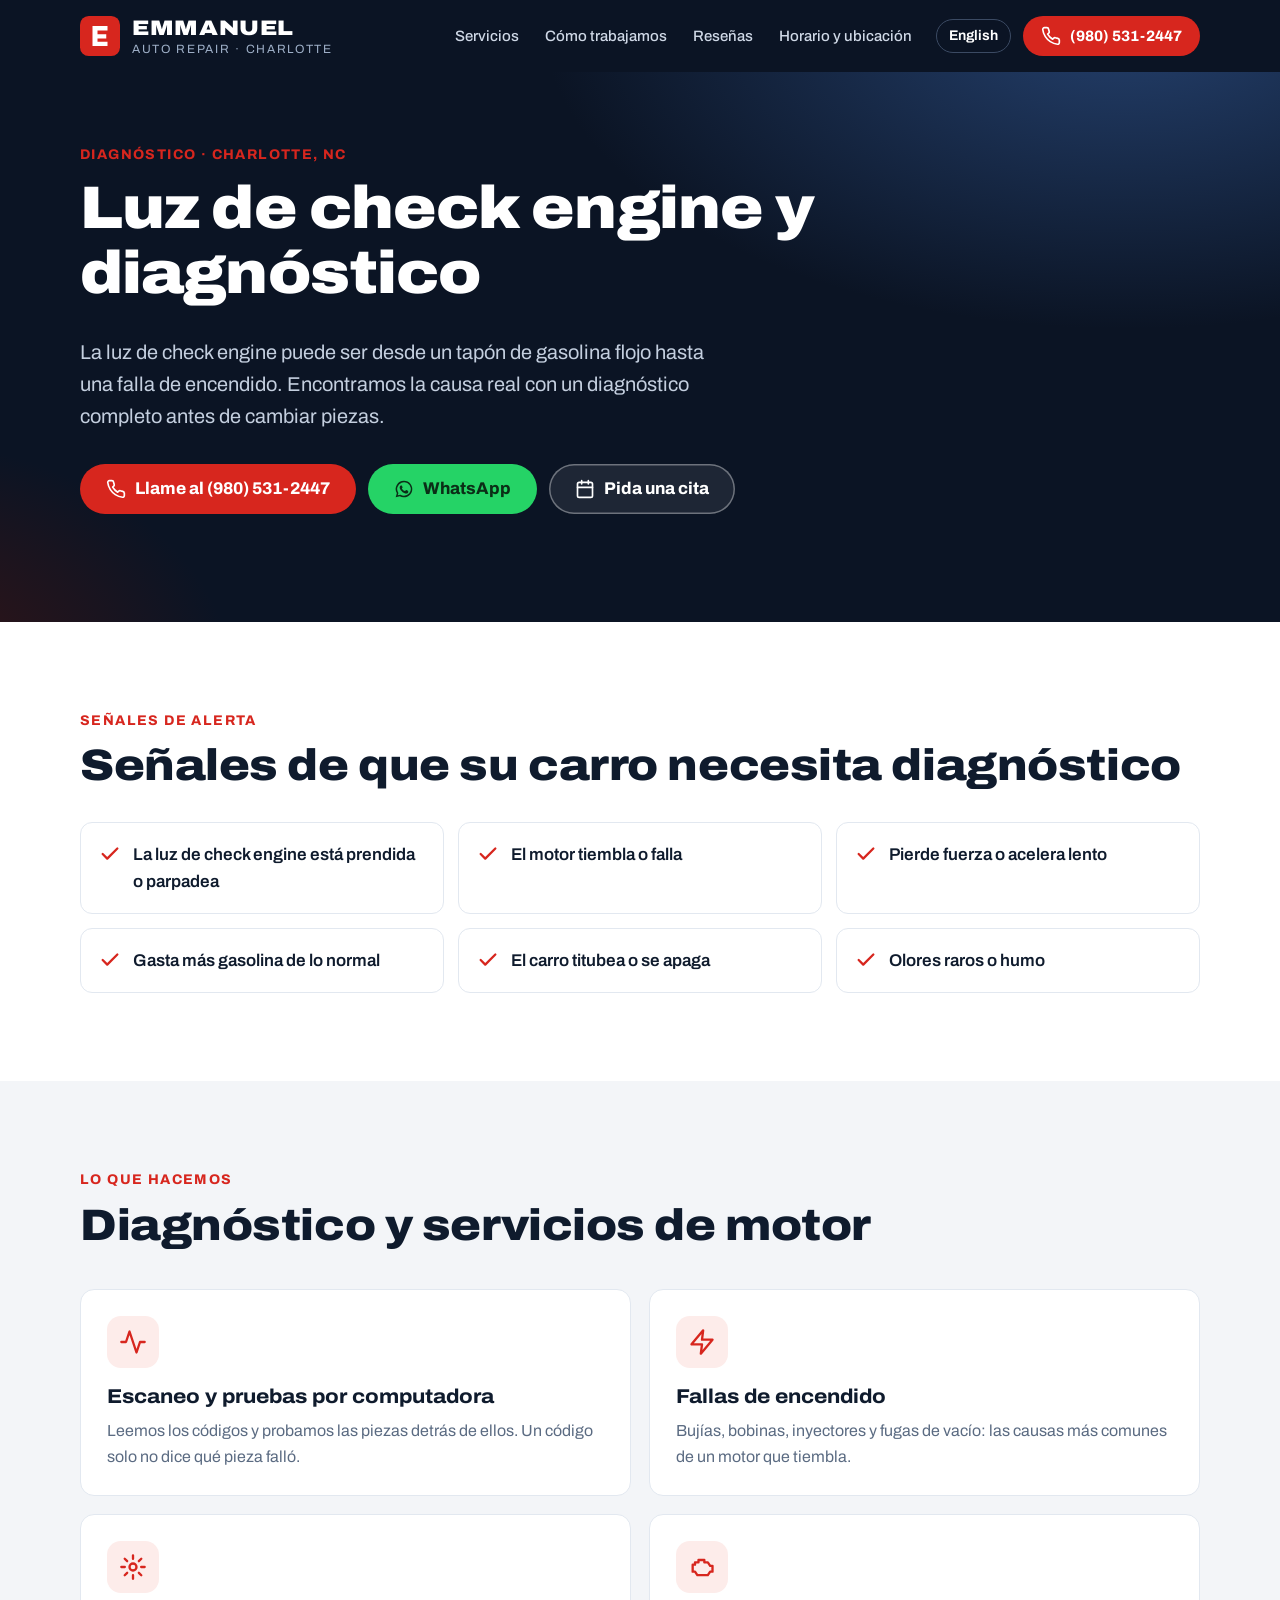
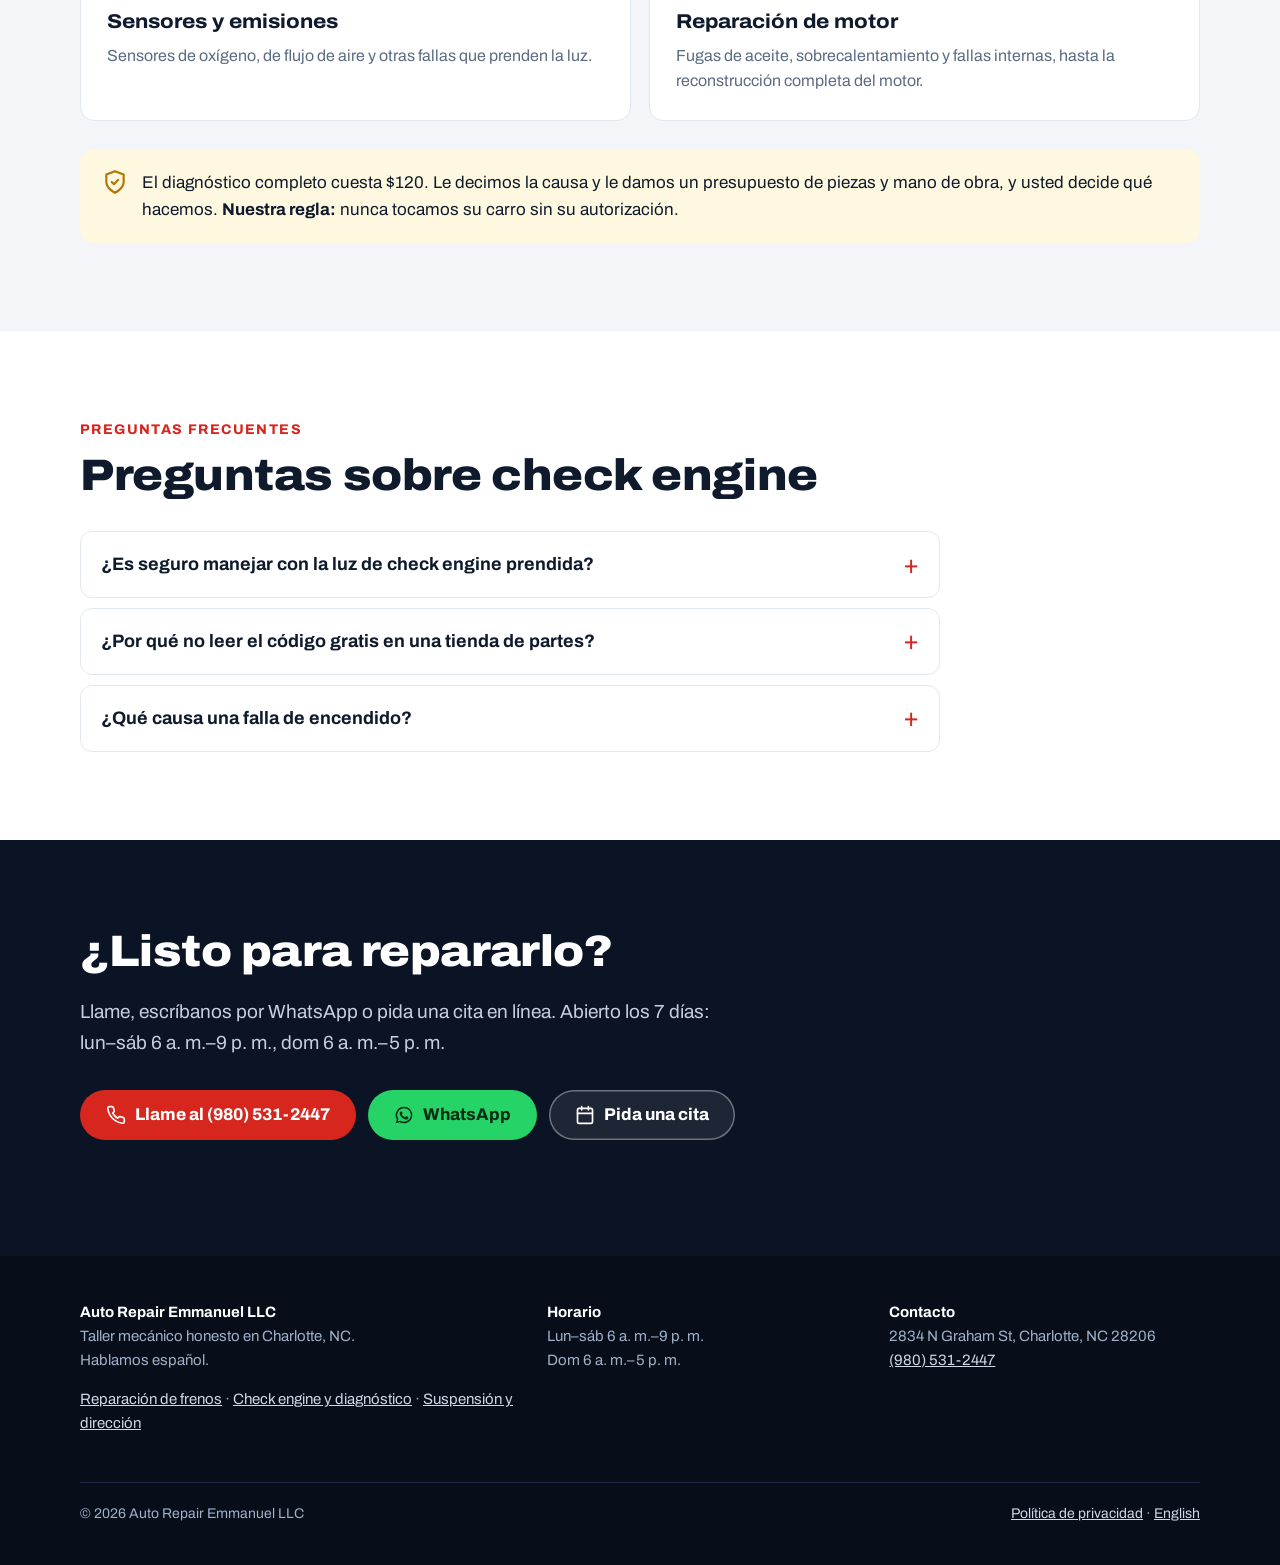
<file: es/check-engine.html>
<!doctype html>
<html lang="es">
<head>
<meta charset="utf-8">
<meta name="viewport" content="width=device-width, initial-scale=1, viewport-fit=cover">
<title>Luz de check engine y diagnóstico en Charlotte, NC | Auto Repair Emmanuel</title>
<meta name="description" content="¿Se prendió la luz de check engine? Diagnóstico completo por $120 en N Graham St, Charlotte. Fallas de encendido, sensores, reparación y reconstrucción de motores. Abierto 7 días. (980) 531-2447.">
<link rel="canonical" href="https://www.autorepairemmanuel.com/es/check-engine.html">
<link rel="alternate" hreflang="en" href="https://www.autorepairemmanuel.com/check-engine.html">
<link rel="alternate" hreflang="es" href="https://www.autorepairemmanuel.com/es/check-engine.html">
<link rel="alternate" hreflang="x-default" href="https://www.autorepairemmanuel.com/check-engine.html">
<meta property="og:type" content="website">
<meta property="og:title" content="Luz de check engine y diagnóstico en Charlotte, NC | Auto Repair Emmanuel">
<meta property="og:description" content="¿Se prendió la luz de check engine? Diagnóstico completo por $120 en N Graham St, Charlotte. Fallas de encendido, sensores, reparación y reconstrucción de motores. Abierto 7 días. (980) 531-2447.">
<meta property="og:url" content="https://www.autorepairemmanuel.com/es/check-engine.html">
<meta property="og:locale" content="es_US">
<meta property="og:image" content="https://ihorsavva.github.io/emmanuelAuto/assets/img/og.png">
<meta property="og:image:width" content="1200">
<meta property="og:image:height" content="630">
<meta name="twitter:card" content="summary_large_image">
<!-- preview: remove noindex when the client approves the launch -->
<meta name="robots" content="noindex, nofollow">
<meta name="theme-color" content="#0b1424">
<link rel="icon" href="../assets/img/favicon.svg" type="image/svg+xml">
<link rel="preconnect" href="https://fonts.googleapis.com">
<link rel="preconnect" href="https://fonts.gstatic.com" crossorigin>
<link rel="stylesheet" href="https://fonts.googleapis.com/css2?family=Archivo:wdth,wght@62..125,400..900&amp;display=swap">
<link rel="stylesheet" href="../assets/css/style.css">
<script type="application/ld+json">
[
 {
  "@context": "https://schema.org",
  "@type": "Service",
  "name": "Luz de check engine y diagnóstico",
  "serviceType": "Check engine y diagnóstico",
  "url": "https://www.autorepairemmanuel.com/es/check-engine.html",
  "areaServed": {
   "@type": "City",
   "name": "Charlotte"
  },
  "provider": {
   "@type": "AutoRepair",
   "@id": "https://www.autorepairemmanuel.com/#shop",
   "name": "Auto Repair Emmanuel LLC",
   "telephone": "+19805312447"
  }
 },
 {
  "@context": "https://schema.org",
  "@type": "FAQPage",
  "mainEntity": [
   {
    "@type": "Question",
    "name": "¿Es seguro manejar con la luz de check engine prendida?",
    "acceptedAnswer": {
     "@type": "Answer",
     "text": "Si está fija, normalmente por poco tiempo, pero revíselo pronto. Si parpadea, el motor está fallando: deje de manejar y llámenos."
    }
   },
   {
    "@type": "Question",
    "name": "¿Por qué no leer el código gratis en una tienda de partes?",
    "acceptedAnswer": {
     "@type": "Answer",
     "text": "Un código señala un sistema, no una pieza dañada. Nuestro diagnóstico prueba las piezas detrás del código para que no pague por adivinanzas."
    }
   },
   {
    "@type": "Question",
    "name": "¿Qué causa una falla de encendido?",
    "acceptedAnswer": {
     "@type": "Answer",
     "text": "Bujías gastadas, bobinas dañadas, inyectores tapados o fugas de vacío son lo más común. Probamos cada una para encontrar la suya."
    }
   }
  ]
 }
]
</script>
</head>
<body>
<svg width="0" height="0" style="position:absolute" aria-hidden="true">
  <defs>
    <symbol id="i-phone" viewBox="0 0 24 24"><path fill="none" stroke="currentColor" stroke-width="2" stroke-linecap="round" stroke-linejoin="round" d="M22 16.9v3a2 2 0 0 1-2.2 2 19.8 19.8 0 0 1-8.6-3.1 19.5 19.5 0 0 1-6-6A19.8 19.8 0 0 1 2.1 4.2 2 2 0 0 1 4.1 2h3a2 2 0 0 1 2 1.7c.1.9.4 1.8.7 2.7a2 2 0 0 1-.5 2.1L8 9.8a16 16 0 0 0 6 6l1.3-1.3a2 2 0 0 1 2.1-.4c.9.3 1.8.6 2.7.7a2 2 0 0 1 1.7 2z"/></symbol>
    <symbol id="i-pin" viewBox="0 0 24 24"><g fill="none" stroke="currentColor" stroke-width="2" stroke-linecap="round" stroke-linejoin="round"><path d="M20 10c0 6-8 12-8 12s-8-6-8-12a8 8 0 0 1 16 0z"/><circle cx="12" cy="10" r="3"/></g></symbol>
    <symbol id="i-nav" viewBox="0 0 24 24"><path fill="none" stroke="currentColor" stroke-width="2" stroke-linejoin="round" d="M3 11 22 2l-9 19-2-8z"/></symbol>
    <symbol id="i-star" viewBox="0 0 24 24"><path fill="currentColor" d="m12 2 3.1 6.3 6.9 1-5 4.9 1.2 6.8L12 17.8 5.8 21 7 14.2 2 9.3l6.9-1z"/></symbol>
    <symbol id="i-check" viewBox="0 0 24 24"><path fill="none" stroke="currentColor" stroke-width="2.5" stroke-linecap="round" stroke-linejoin="round" d="M20 6 9 17l-5-5"/></symbol>
    <symbol id="i-clock" viewBox="0 0 24 24"><g fill="none" stroke="currentColor" stroke-width="2" stroke-linecap="round"><circle cx="12" cy="12" r="10"/><path d="M12 6v6l4 2"/></g></symbol>
    <symbol id="i-cal" viewBox="0 0 24 24"><g fill="none" stroke="currentColor" stroke-width="2" stroke-linecap="round"><rect x="3" y="4" width="18" height="18" rx="2"/><path d="M16 2v4M8 2v4M3 10h18"/></g></symbol>
    <symbol id="i-pulse" viewBox="0 0 24 24"><path fill="none" stroke="currentColor" stroke-width="2" stroke-linecap="round" stroke-linejoin="round" d="M22 12h-4l-3 9L9 3l-3 9H2"/></symbol>
    <symbol id="i-disc" viewBox="0 0 24 24"><g fill="none" stroke="currentColor" stroke-width="2"><circle cx="12" cy="12" r="9"/><circle cx="12" cy="12" r="3"/><path stroke-linecap="round" d="M5.5 5.5 8 8"/></g></symbol>
    <symbol id="i-car" viewBox="0 0 24 24"><g fill="none" stroke="currentColor" stroke-width="2" stroke-linecap="round" stroke-linejoin="round"><path d="M3 13 5 7h14l2 6v4h-2M5 17H3v-4h18M9 17h6"/><circle cx="7" cy="17" r="2"/><circle cx="17" cy="17" r="2"/></g></symbol>
    <symbol id="i-bolt" viewBox="0 0 24 24"><path fill="none" stroke="currentColor" stroke-width="2" stroke-linejoin="round" d="M13 2 3 14h9l-1 8 10-12h-9z"/></symbol>
    <symbol id="i-engine" viewBox="0 0 24 24"><path fill="none" stroke="currentColor" stroke-width="2" stroke-linejoin="round" d="M4 10h2V8h3V6h5v2h3l2 3h2v5h-2l-2 3H8l-2-3H4z"/></symbol>
    <symbol id="i-gear" viewBox="0 0 24 24"><g fill="none" stroke="currentColor" stroke-width="2" stroke-linecap="round"><circle cx="12" cy="12" r="3"/><path d="M12 2v3M12 19v3M2 12h3M19 12h3M4.9 4.9 7 7M17 17l2.1 2.1M4.9 19.1 7 17M17 7l2.1-2.1"/></g></symbol>
    <symbol id="i-shield" viewBox="0 0 24 24"><g fill="none" stroke="currentColor" stroke-width="2" stroke-linecap="round" stroke-linejoin="round"><path d="M12 22s8-4 8-10V5l-8-3-8 3v7c0 6 8 10 8 10z"/><path d="m9 12 2 2 4-4"/></g></symbol>
    <symbol id="i-menu" viewBox="0 0 24 24"><path fill="none" stroke="currentColor" stroke-width="2" stroke-linecap="round" d="M3 6h18M3 12h18M3 18h18"/></symbol>
    <symbol id="i-wa" viewBox="0 0 24 24"><path fill="currentColor" d="M12 2a10 10 0 0 0-8.6 15.1L2 22l5-1.3A10 10 0 1 0 12 2zm0 18.2a8.2 8.2 0 0 1-4.2-1.2l-.3-.2-3 .8.8-2.9-.2-.3A8.2 8.2 0 1 1 12 20.2zm4.5-6.1c-.2-.1-1.5-.7-1.7-.8-.2-.1-.4-.1-.6.1l-.8 1c-.1.2-.3.2-.5.1a6.7 6.7 0 0 1-3.3-2.9c-.3-.4.3-.4.7-1.3.1-.2 0-.3 0-.4l-.8-1.8c-.2-.5-.4-.4-.6-.4h-.5c-.2 0-.4.1-.7.3-.2.3-.9.9-.9 2.2s.9 2.5 1 2.7c.1.2 1.8 2.8 4.4 3.9 1.6.7 2.3.8 3.1.6.5-.1 1.5-.6 1.7-1.2.2-.6.2-1.1.2-1.2-.1-.1-.3-.2-.5-.3z"/></symbol>
    <symbol id="i-logo" viewBox="0 0 64 64"><rect width="64" height="64" rx="14" fill="#d7261e"/><path d="M20 16h24v7H28v6h14v7H28v5h16v7H20z" fill="#fff"/></symbol>
  </defs>
</svg>

<a class="skip" href="#main">Ir al contenido</a>

<header class="site-head">
  <div class="wrap">
    <a class="brand" href="./" aria-label="Auto Repair Emmanuel, inicio"><svg aria-hidden="true"><use href="#i-logo"/></svg><span><span class="brand-mark">EMMANUEL</span><span class="brand-sub">Auto Repair · Charlotte</span></span></a>
    <nav class="nav" id="nav" aria-label="Principal">
      <a href="./#services">Servicios</a>
      <a href="./#how">Cómo trabajamos</a>
      <a href="./#reviews">Reseñas</a>
      <a href="./#contact">Horario y ubicación</a>
    </nav>
    <div class="head-actions">
      <a class="lang" href="../check-engine.html" hreflang="en" lang="en">English</a>
      <a class="btn btn-primary btn-sm" href="tel:+19805312447"><svg aria-hidden="true"><use href="#i-phone"/></svg>(980) 531-2447</a>
      <button class="menu-btn" type="button" aria-controls="nav" aria-expanded="false"><svg aria-hidden="true"><use href="#i-menu"/></svg><span class="sr">Menú</span></button>
    </div>
  </div>
</header>

<main id="main">
  <section class="hero hero-sm">
    <div class="wrap">
      <div>
        <p class="eyebrow">Diagnóstico · Charlotte, NC</p>
        <h1>Luz de check engine y diagnóstico</h1>
        <p class="lead">La luz de check engine puede ser desde un tapón de gasolina flojo hasta una falla de encendido. Encontramos la causa real con un diagnóstico completo antes de cambiar piezas.</p>
        <div class="cta">
          <a class="btn btn-primary" href="tel:+19805312447"><svg aria-hidden="true"><use href="#i-phone"/></svg>Llame al (980) 531-2447</a>
          <a class="btn btn-wa" href="https://wa.me/19805312447?text=%C2%A1Hola!%20Quiero%20hacer%20una%20cita." target="_blank" rel="noopener"><svg aria-hidden="true"><use href="#i-wa"/></svg>WhatsApp</a>
          <a class="btn btn-ghost" href="./#book"><svg aria-hidden="true"><use href="#i-cal"/></svg>Pida una cita</a>
        </div>
      </div>
    </div>
  </section>

  <section class="section">
    <div class="wrap">
      <p class="eyebrow">Señales de alerta</p>
      <h2>Señales de que su carro necesita diagnóstico</h2>
      <ul class="signs"><li><svg aria-hidden="true"><use href="#i-check"/></svg>La luz de check engine está prendida o parpadea</li><li><svg aria-hidden="true"><use href="#i-check"/></svg>El motor tiembla o falla</li><li><svg aria-hidden="true"><use href="#i-check"/></svg>Pierde fuerza o acelera lento</li><li><svg aria-hidden="true"><use href="#i-check"/></svg>Gasta más gasolina de lo normal</li><li><svg aria-hidden="true"><use href="#i-check"/></svg>El carro titubea o se apaga</li><li><svg aria-hidden="true"><use href="#i-check"/></svg>Olores raros o humo</li></ul>
    </div>
  </section>

  <section class="section alt">
    <div class="wrap">
      <p class="eyebrow">Lo que hacemos</p>
      <h2>Diagnóstico y servicios de motor</h2>
      <div class="grid grid-2">
        <article class="card"><div class="ico"><svg aria-hidden="true"><use href="#i-pulse"/></svg></div><h3>Escaneo y pruebas por computadora</h3><p>Leemos los códigos y probamos las piezas detrás de ellos. Un código solo no dice qué pieza falló.</p></article>
        <article class="card"><div class="ico"><svg aria-hidden="true"><use href="#i-bolt"/></svg></div><h3>Fallas de encendido</h3><p>Bujías, bobinas, inyectores y fugas de vacío: las causas más comunes de un motor que tiembla.</p></article>
        <article class="card"><div class="ico"><svg aria-hidden="true"><use href="#i-gear"/></svg></div><h3>Sensores y emisiones</h3><p>Sensores de oxígeno, de flujo de aire y otras fallas que prenden la luz.</p></article>
        <article class="card"><div class="ico"><svg aria-hidden="true"><use href="#i-engine"/></svg></div><h3>Reparación de motor</h3><p>Fugas de aceite, sobrecalentamiento y fallas internas, hasta la reconstrucción completa del motor.</p></article>
      </div>
      <div class="promise"><svg aria-hidden="true"><use href="#i-shield"/></svg><p>El diagnóstico completo cuesta $120. Le decimos la causa y le damos un presupuesto de piezas y mano de obra, y usted decide qué hacemos. <strong>Nuestra regla:</strong> nunca tocamos su carro sin su autorización.</p></div>
    </div>
  </section>

  <section class="section">
    <div class="wrap">
      <p class="eyebrow">Preguntas frecuentes</p>
      <h2>Preguntas sobre check engine</h2>
      <div class="faq">
        <details><summary>¿Es seguro manejar con la luz de check engine prendida?</summary><p>Si está fija, normalmente por poco tiempo, pero revíselo pronto. Si parpadea, el motor está fallando: deje de manejar y llámenos.</p></details>
        <details><summary>¿Por qué no leer el código gratis en una tienda de partes?</summary><p>Un código señala un sistema, no una pieza dañada. Nuestro diagnóstico prueba las piezas detrás del código para que no pague por adivinanzas.</p></details>
        <details><summary>¿Qué causa una falla de encendido?</summary><p>Bujías gastadas, bobinas dañadas, inyectores tapados o fugas de vacío son lo más común. Probamos cada una para encontrar la suya.</p></details>
      </div>
    </div>
  </section>

  <section class="section dark">
    <div class="wrap">
      <h2>¿Listo para repararlo?</h2>
      <p class="lead">Llame, escríbanos por WhatsApp o pida una cita en línea. Abierto los 7 días: lun–sáb 6 a. m.–9 p. m., dom 6 a. m.–5 p. m.</p>
      <div class="cta">
        <a class="btn btn-primary" href="tel:+19805312447"><svg aria-hidden="true"><use href="#i-phone"/></svg>Llame al (980) 531-2447</a>
        <a class="btn btn-wa" href="https://wa.me/19805312447?text=%C2%A1Hola!%20Quiero%20hacer%20una%20cita." target="_blank" rel="noopener"><svg aria-hidden="true"><use href="#i-wa"/></svg>WhatsApp</a>
        <a class="btn btn-ghost" href="./#book"><svg aria-hidden="true"><use href="#i-cal"/></svg>Pida una cita</a>
      </div>
    </div>
  </section>
</main>

<footer class="site-foot">
  <div class="wrap">
    <div>
      <strong>Auto Repair Emmanuel LLC</strong>
      <p>Taller mecánico honesto en Charlotte, NC.<br>Hablamos español.</p>
      <p><a href="frenos.html">Reparación de frenos</a> · <a href="check-engine.html">Check engine y diagnóstico</a> · <a href="suspension.html">Suspensión y dirección</a></p>
    </div>
    <div>
      <strong>Horario</strong>
      <p>Lun–sáb 6 a. m.–9 p. m.<br>Dom 6 a. m.–5 p. m.</p>
    </div>
    <div>
      <strong>Contacto</strong>
      <p>2834 N Graham St, Charlotte, NC 28206<br><a href="tel:+19805312447">(980) 531-2447</a></p>
    </div>
    <div class="legal">
      <span>© 2026 Auto Repair Emmanuel LLC</span>
      <span><a href="privacy.html">Política de privacidad</a> · <a href="../check-engine.html" hreflang="en" lang="en">English</a></span>
    </div>
  </div>
</footer>

<div class="callbar">
  <a class="btn btn-primary" href="tel:+19805312447"><svg aria-hidden="true"><use href="#i-phone"/></svg>Llamar</a>
  <a class="btn btn-wa" href="https://wa.me/19805312447?text=%C2%A1Hola!%20Quiero%20hacer%20una%20cita." target="_blank" rel="noopener"><svg aria-hidden="true"><use href="#i-wa"/></svg>WhatsApp</a>
  <a class="btn btn-ghost" href="https://www.google.com/maps/dir/?api=1&amp;destination=Auto+Repair+Emmanuel+LLC&amp;destination_place_id=ChIJTweTncUfVIgRrCcnDL8Av2Q" target="_blank" rel="noopener"><svg aria-hidden="true"><use href="#i-nav"/></svg>Mapa</a>
</div>

<script type="module" src="../assets/js/site.js"></script>
</body>
</html>
</file>
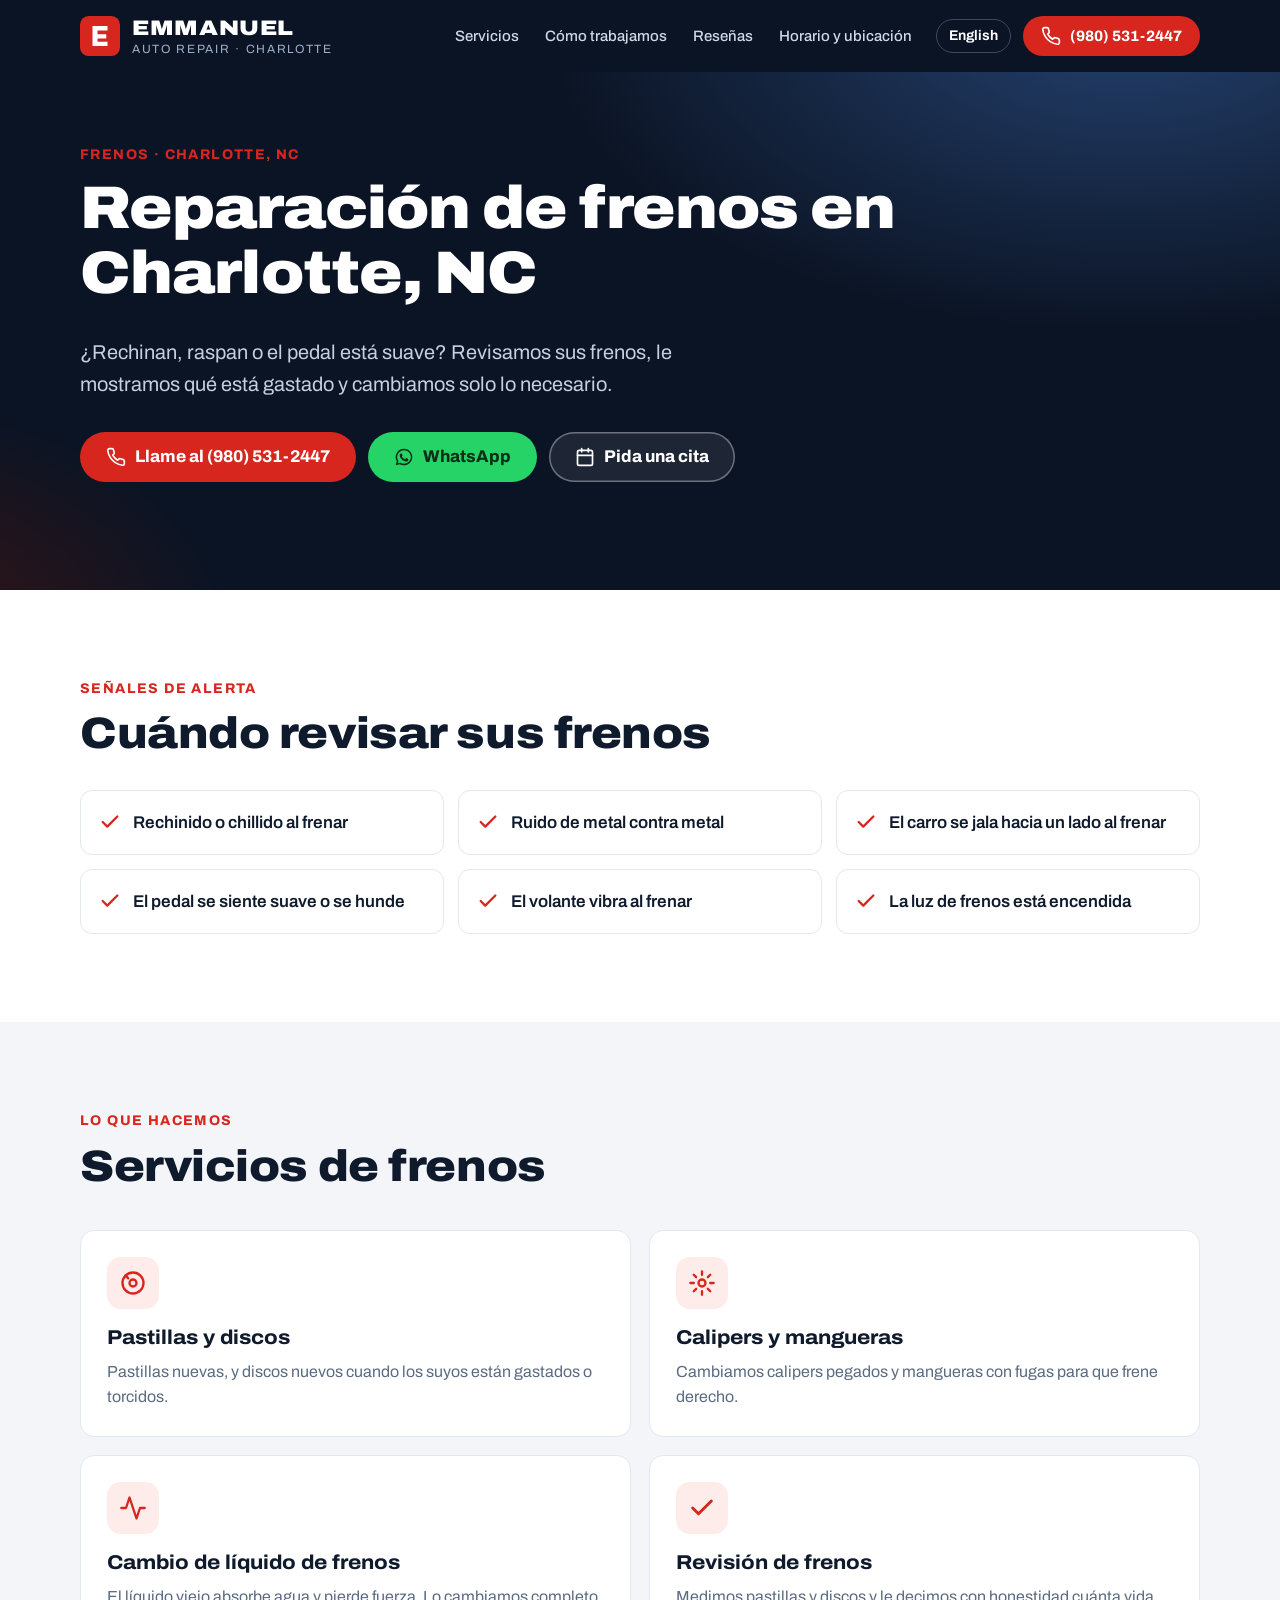
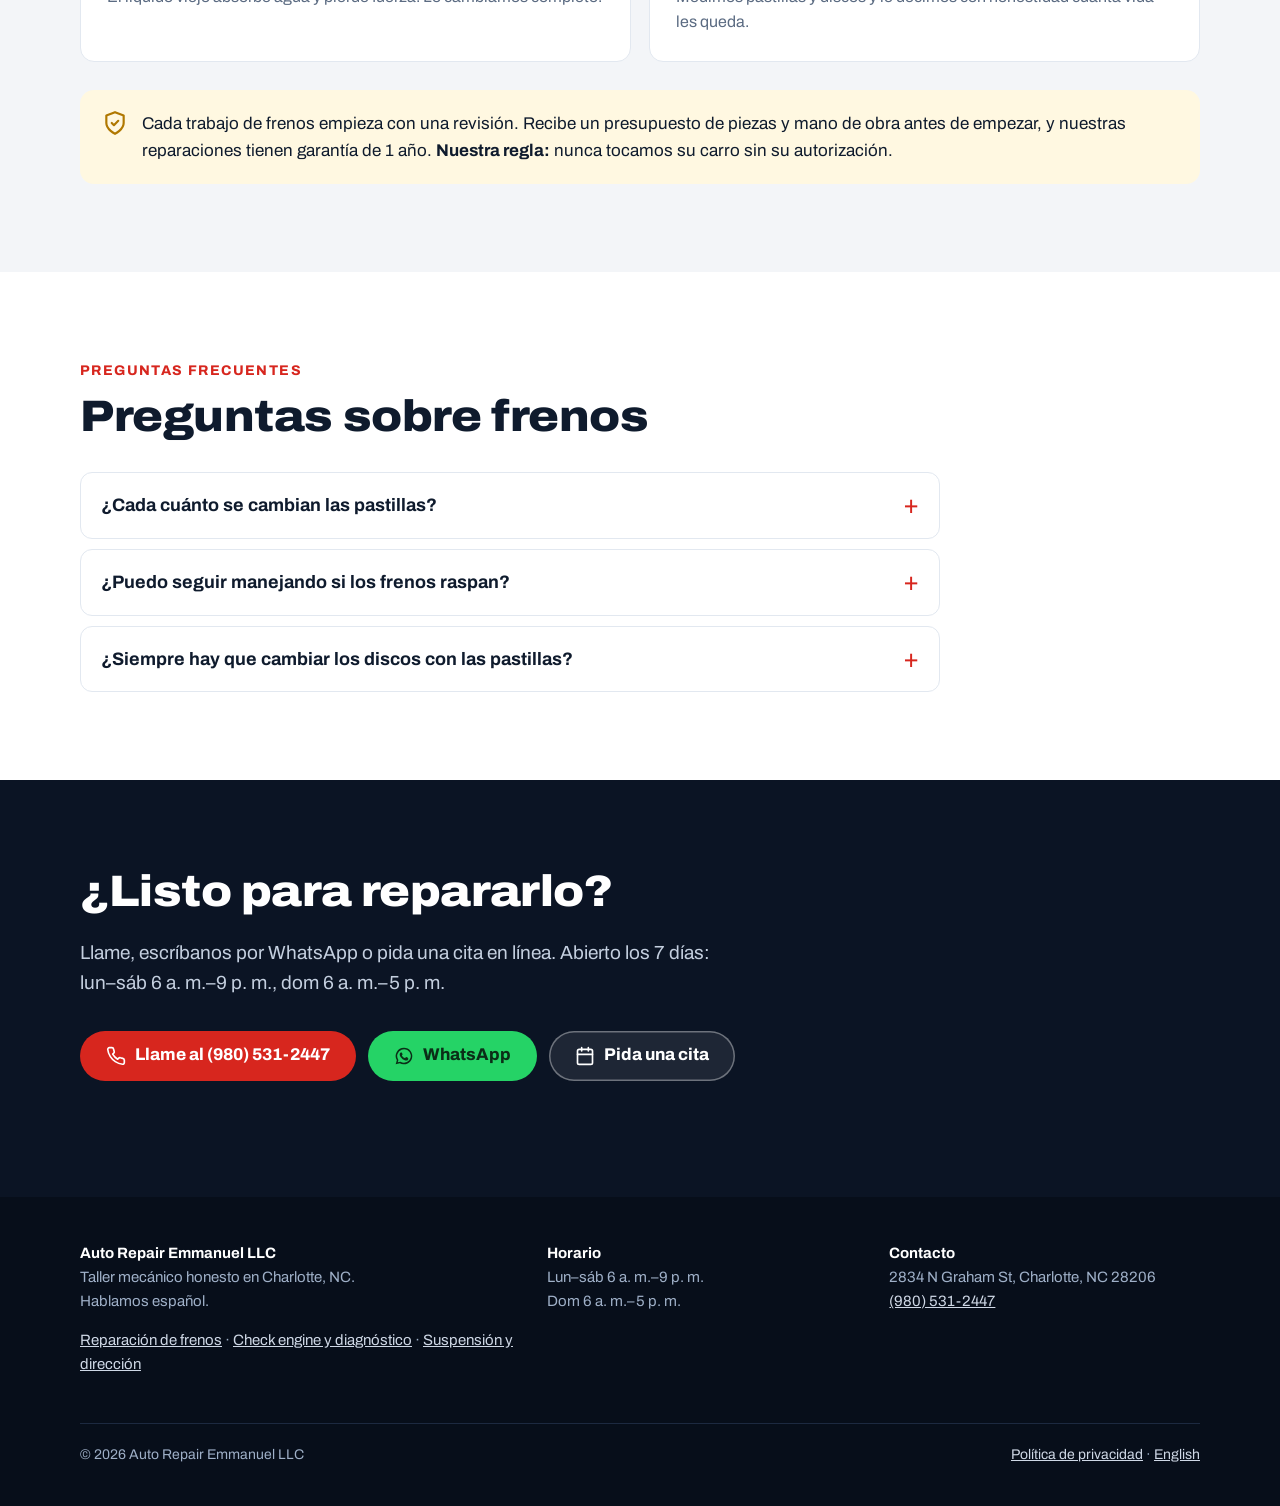
<file: es/frenos.html>
<!doctype html>
<html lang="es">
<head>
<meta charset="utf-8">
<meta name="viewport" content="width=device-width, initial-scale=1, viewport-fit=cover">
<title>Reparación de frenos en Charlotte, NC — Pastillas, discos y líquido | Auto Repair Emmanuel</title>
<meta name="description" content="Reparación de frenos en N Graham St, Charlotte: pastillas, discos, calipers y líquido de frenos. Presupuesto antes de trabajar, garantía de 1 año. Abierto 7 días. (980) 531-2447.">
<link rel="canonical" href="https://www.autorepairemmanuel.com/es/frenos.html">
<link rel="alternate" hreflang="en" href="https://www.autorepairemmanuel.com/brakes.html">
<link rel="alternate" hreflang="es" href="https://www.autorepairemmanuel.com/es/frenos.html">
<link rel="alternate" hreflang="x-default" href="https://www.autorepairemmanuel.com/brakes.html">
<meta property="og:type" content="website">
<meta property="og:title" content="Reparación de frenos en Charlotte, NC — Pastillas, discos y líquido | Auto Repair Emmanuel">
<meta property="og:description" content="Reparación de frenos en N Graham St, Charlotte: pastillas, discos, calipers y líquido de frenos. Presupuesto antes de trabajar, garantía de 1 año. Abierto 7 días. (980) 531-2447.">
<meta property="og:url" content="https://www.autorepairemmanuel.com/es/frenos.html">
<meta property="og:locale" content="es_US">
<meta property="og:image" content="https://ihorsavva.github.io/emmanuelAuto/assets/img/og.png">
<meta property="og:image:width" content="1200">
<meta property="og:image:height" content="630">
<meta name="twitter:card" content="summary_large_image">
<!-- preview: remove noindex when the client approves the launch -->
<meta name="robots" content="noindex, nofollow">
<meta name="theme-color" content="#0b1424">
<link rel="icon" href="../assets/img/favicon.svg" type="image/svg+xml">
<link rel="preconnect" href="https://fonts.googleapis.com">
<link rel="preconnect" href="https://fonts.gstatic.com" crossorigin>
<link rel="stylesheet" href="https://fonts.googleapis.com/css2?family=Archivo:wdth,wght@62..125,400..900&amp;display=swap">
<link rel="stylesheet" href="../assets/css/style.css">
<script type="application/ld+json">
[
 {
  "@context": "https://schema.org",
  "@type": "Service",
  "name": "Reparación de frenos en Charlotte, NC",
  "serviceType": "Reparación de frenos",
  "url": "https://www.autorepairemmanuel.com/es/frenos.html",
  "areaServed": {
   "@type": "City",
   "name": "Charlotte"
  },
  "provider": {
   "@type": "AutoRepair",
   "@id": "https://www.autorepairemmanuel.com/#shop",
   "name": "Auto Repair Emmanuel LLC",
   "telephone": "+19805312447"
  }
 },
 {
  "@context": "https://schema.org",
  "@type": "FAQPage",
  "mainEntity": [
   {
    "@type": "Question",
    "name": "¿Cada cuánto se cambian las pastillas?",
    "acceptedAnswer": {
     "@type": "Answer",
     "text": "Depende de cómo y dónde maneje: muchas veces cada 30,000 a 70,000 millas. Medimos sus pastillas y le decimos cuánto les queda."
    }
   },
   {
    "@type": "Question",
    "name": "¿Puedo seguir manejando si los frenos raspan?",
    "acceptedAnswer": {
     "@type": "Answer",
     "text": "Ese ruido casi siempre significa que las pastillas llegaron al metal y están dañando los discos. Maneje lo menos posible y llámenos."
    }
   },
   {
    "@type": "Question",
    "name": "¿Siempre hay que cambiar los discos con las pastillas?",
    "acceptedAnswer": {
     "@type": "Answer",
     "text": "No. Si los discos están dentro de la medida y no están torcidos, pueden bastar las pastillas. Le mostramos lo que medimos."
    }
   }
  ]
 }
]
</script>
</head>
<body>
<svg width="0" height="0" style="position:absolute" aria-hidden="true">
  <defs>
    <symbol id="i-phone" viewBox="0 0 24 24"><path fill="none" stroke="currentColor" stroke-width="2" stroke-linecap="round" stroke-linejoin="round" d="M22 16.9v3a2 2 0 0 1-2.2 2 19.8 19.8 0 0 1-8.6-3.1 19.5 19.5 0 0 1-6-6A19.8 19.8 0 0 1 2.1 4.2 2 2 0 0 1 4.1 2h3a2 2 0 0 1 2 1.7c.1.9.4 1.8.7 2.7a2 2 0 0 1-.5 2.1L8 9.8a16 16 0 0 0 6 6l1.3-1.3a2 2 0 0 1 2.1-.4c.9.3 1.8.6 2.7.7a2 2 0 0 1 1.7 2z"/></symbol>
    <symbol id="i-pin" viewBox="0 0 24 24"><g fill="none" stroke="currentColor" stroke-width="2" stroke-linecap="round" stroke-linejoin="round"><path d="M20 10c0 6-8 12-8 12s-8-6-8-12a8 8 0 0 1 16 0z"/><circle cx="12" cy="10" r="3"/></g></symbol>
    <symbol id="i-nav" viewBox="0 0 24 24"><path fill="none" stroke="currentColor" stroke-width="2" stroke-linejoin="round" d="M3 11 22 2l-9 19-2-8z"/></symbol>
    <symbol id="i-star" viewBox="0 0 24 24"><path fill="currentColor" d="m12 2 3.1 6.3 6.9 1-5 4.9 1.2 6.8L12 17.8 5.8 21 7 14.2 2 9.3l6.9-1z"/></symbol>
    <symbol id="i-check" viewBox="0 0 24 24"><path fill="none" stroke="currentColor" stroke-width="2.5" stroke-linecap="round" stroke-linejoin="round" d="M20 6 9 17l-5-5"/></symbol>
    <symbol id="i-clock" viewBox="0 0 24 24"><g fill="none" stroke="currentColor" stroke-width="2" stroke-linecap="round"><circle cx="12" cy="12" r="10"/><path d="M12 6v6l4 2"/></g></symbol>
    <symbol id="i-cal" viewBox="0 0 24 24"><g fill="none" stroke="currentColor" stroke-width="2" stroke-linecap="round"><rect x="3" y="4" width="18" height="18" rx="2"/><path d="M16 2v4M8 2v4M3 10h18"/></g></symbol>
    <symbol id="i-pulse" viewBox="0 0 24 24"><path fill="none" stroke="currentColor" stroke-width="2" stroke-linecap="round" stroke-linejoin="round" d="M22 12h-4l-3 9L9 3l-3 9H2"/></symbol>
    <symbol id="i-disc" viewBox="0 0 24 24"><g fill="none" stroke="currentColor" stroke-width="2"><circle cx="12" cy="12" r="9"/><circle cx="12" cy="12" r="3"/><path stroke-linecap="round" d="M5.5 5.5 8 8"/></g></symbol>
    <symbol id="i-car" viewBox="0 0 24 24"><g fill="none" stroke="currentColor" stroke-width="2" stroke-linecap="round" stroke-linejoin="round"><path d="M3 13 5 7h14l2 6v4h-2M5 17H3v-4h18M9 17h6"/><circle cx="7" cy="17" r="2"/><circle cx="17" cy="17" r="2"/></g></symbol>
    <symbol id="i-bolt" viewBox="0 0 24 24"><path fill="none" stroke="currentColor" stroke-width="2" stroke-linejoin="round" d="M13 2 3 14h9l-1 8 10-12h-9z"/></symbol>
    <symbol id="i-engine" viewBox="0 0 24 24"><path fill="none" stroke="currentColor" stroke-width="2" stroke-linejoin="round" d="M4 10h2V8h3V6h5v2h3l2 3h2v5h-2l-2 3H8l-2-3H4z"/></symbol>
    <symbol id="i-gear" viewBox="0 0 24 24"><g fill="none" stroke="currentColor" stroke-width="2" stroke-linecap="round"><circle cx="12" cy="12" r="3"/><path d="M12 2v3M12 19v3M2 12h3M19 12h3M4.9 4.9 7 7M17 17l2.1 2.1M4.9 19.1 7 17M17 7l2.1-2.1"/></g></symbol>
    <symbol id="i-shield" viewBox="0 0 24 24"><g fill="none" stroke="currentColor" stroke-width="2" stroke-linecap="round" stroke-linejoin="round"><path d="M12 22s8-4 8-10V5l-8-3-8 3v7c0 6 8 10 8 10z"/><path d="m9 12 2 2 4-4"/></g></symbol>
    <symbol id="i-menu" viewBox="0 0 24 24"><path fill="none" stroke="currentColor" stroke-width="2" stroke-linecap="round" d="M3 6h18M3 12h18M3 18h18"/></symbol>
    <symbol id="i-wa" viewBox="0 0 24 24"><path fill="currentColor" d="M12 2a10 10 0 0 0-8.6 15.1L2 22l5-1.3A10 10 0 1 0 12 2zm0 18.2a8.2 8.2 0 0 1-4.2-1.2l-.3-.2-3 .8.8-2.9-.2-.3A8.2 8.2 0 1 1 12 20.2zm4.5-6.1c-.2-.1-1.5-.7-1.7-.8-.2-.1-.4-.1-.6.1l-.8 1c-.1.2-.3.2-.5.1a6.7 6.7 0 0 1-3.3-2.9c-.3-.4.3-.4.7-1.3.1-.2 0-.3 0-.4l-.8-1.8c-.2-.5-.4-.4-.6-.4h-.5c-.2 0-.4.1-.7.3-.2.3-.9.9-.9 2.2s.9 2.5 1 2.7c.1.2 1.8 2.8 4.4 3.9 1.6.7 2.3.8 3.1.6.5-.1 1.5-.6 1.7-1.2.2-.6.2-1.1.2-1.2-.1-.1-.3-.2-.5-.3z"/></symbol>
    <symbol id="i-logo" viewBox="0 0 64 64"><rect width="64" height="64" rx="14" fill="#d7261e"/><path d="M20 16h24v7H28v6h14v7H28v5h16v7H20z" fill="#fff"/></symbol>
  </defs>
</svg>

<a class="skip" href="#main">Ir al contenido</a>

<header class="site-head">
  <div class="wrap">
    <a class="brand" href="./" aria-label="Auto Repair Emmanuel, inicio"><svg aria-hidden="true"><use href="#i-logo"/></svg><span><span class="brand-mark">EMMANUEL</span><span class="brand-sub">Auto Repair · Charlotte</span></span></a>
    <nav class="nav" id="nav" aria-label="Principal">
      <a href="./#services">Servicios</a>
      <a href="./#how">Cómo trabajamos</a>
      <a href="./#reviews">Reseñas</a>
      <a href="./#contact">Horario y ubicación</a>
    </nav>
    <div class="head-actions">
      <a class="lang" href="../brakes.html" hreflang="en" lang="en">English</a>
      <a class="btn btn-primary btn-sm" href="tel:+19805312447"><svg aria-hidden="true"><use href="#i-phone"/></svg>(980) 531-2447</a>
      <button class="menu-btn" type="button" aria-controls="nav" aria-expanded="false"><svg aria-hidden="true"><use href="#i-menu"/></svg><span class="sr">Menú</span></button>
    </div>
  </div>
</header>

<main id="main">
  <section class="hero hero-sm">
    <div class="wrap">
      <div>
        <p class="eyebrow">Frenos · Charlotte, NC</p>
        <h1>Reparación de frenos en Charlotte, NC</h1>
        <p class="lead">¿Rechinan, raspan o el pedal está suave? Revisamos sus frenos, le mostramos qué está gastado y cambiamos solo lo necesario.</p>
        <div class="cta">
          <a class="btn btn-primary" href="tel:+19805312447"><svg aria-hidden="true"><use href="#i-phone"/></svg>Llame al (980) 531-2447</a>
          <a class="btn btn-wa" href="https://wa.me/19805312447?text=%C2%A1Hola!%20Quiero%20hacer%20una%20cita." target="_blank" rel="noopener"><svg aria-hidden="true"><use href="#i-wa"/></svg>WhatsApp</a>
          <a class="btn btn-ghost" href="./#book"><svg aria-hidden="true"><use href="#i-cal"/></svg>Pida una cita</a>
        </div>
      </div>
    </div>
  </section>

  <section class="section">
    <div class="wrap">
      <p class="eyebrow">Señales de alerta</p>
      <h2>Cuándo revisar sus frenos</h2>
      <ul class="signs"><li><svg aria-hidden="true"><use href="#i-check"/></svg>Rechinido o chillido al frenar</li><li><svg aria-hidden="true"><use href="#i-check"/></svg>Ruido de metal contra metal</li><li><svg aria-hidden="true"><use href="#i-check"/></svg>El carro se jala hacia un lado al frenar</li><li><svg aria-hidden="true"><use href="#i-check"/></svg>El pedal se siente suave o se hunde</li><li><svg aria-hidden="true"><use href="#i-check"/></svg>El volante vibra al frenar</li><li><svg aria-hidden="true"><use href="#i-check"/></svg>La luz de frenos está encendida</li></ul>
    </div>
  </section>

  <section class="section alt">
    <div class="wrap">
      <p class="eyebrow">Lo que hacemos</p>
      <h2>Servicios de frenos</h2>
      <div class="grid grid-2">
        <article class="card"><div class="ico"><svg aria-hidden="true"><use href="#i-disc"/></svg></div><h3>Pastillas y discos</h3><p>Pastillas nuevas, y discos nuevos cuando los suyos están gastados o torcidos.</p></article>
        <article class="card"><div class="ico"><svg aria-hidden="true"><use href="#i-gear"/></svg></div><h3>Calipers y mangueras</h3><p>Cambiamos calipers pegados y mangueras con fugas para que frene derecho.</p></article>
        <article class="card"><div class="ico"><svg aria-hidden="true"><use href="#i-pulse"/></svg></div><h3>Cambio de líquido de frenos</h3><p>El líquido viejo absorbe agua y pierde fuerza. Lo cambiamos completo.</p></article>
        <article class="card"><div class="ico"><svg aria-hidden="true"><use href="#i-check"/></svg></div><h3>Revisión de frenos</h3><p>Medimos pastillas y discos y le decimos con honestidad cuánta vida les queda.</p></article>
      </div>
      <div class="promise"><svg aria-hidden="true"><use href="#i-shield"/></svg><p>Cada trabajo de frenos empieza con una revisión. Recibe un presupuesto de piezas y mano de obra antes de empezar, y nuestras reparaciones tienen garantía de 1 año. <strong>Nuestra regla:</strong> nunca tocamos su carro sin su autorización.</p></div>
    </div>
  </section>

  <section class="section">
    <div class="wrap">
      <p class="eyebrow">Preguntas frecuentes</p>
      <h2>Preguntas sobre frenos</h2>
      <div class="faq">
        <details><summary>¿Cada cuánto se cambian las pastillas?</summary><p>Depende de cómo y dónde maneje: muchas veces cada 30,000 a 70,000 millas. Medimos sus pastillas y le decimos cuánto les queda.</p></details>
        <details><summary>¿Puedo seguir manejando si los frenos raspan?</summary><p>Ese ruido casi siempre significa que las pastillas llegaron al metal y están dañando los discos. Maneje lo menos posible y llámenos.</p></details>
        <details><summary>¿Siempre hay que cambiar los discos con las pastillas?</summary><p>No. Si los discos están dentro de la medida y no están torcidos, pueden bastar las pastillas. Le mostramos lo que medimos.</p></details>
      </div>
    </div>
  </section>

  <section class="section dark">
    <div class="wrap">
      <h2>¿Listo para repararlo?</h2>
      <p class="lead">Llame, escríbanos por WhatsApp o pida una cita en línea. Abierto los 7 días: lun–sáb 6 a. m.–9 p. m., dom 6 a. m.–5 p. m.</p>
      <div class="cta">
        <a class="btn btn-primary" href="tel:+19805312447"><svg aria-hidden="true"><use href="#i-phone"/></svg>Llame al (980) 531-2447</a>
        <a class="btn btn-wa" href="https://wa.me/19805312447?text=%C2%A1Hola!%20Quiero%20hacer%20una%20cita." target="_blank" rel="noopener"><svg aria-hidden="true"><use href="#i-wa"/></svg>WhatsApp</a>
        <a class="btn btn-ghost" href="./#book"><svg aria-hidden="true"><use href="#i-cal"/></svg>Pida una cita</a>
      </div>
    </div>
  </section>
</main>

<footer class="site-foot">
  <div class="wrap">
    <div>
      <strong>Auto Repair Emmanuel LLC</strong>
      <p>Taller mecánico honesto en Charlotte, NC.<br>Hablamos español.</p>
      <p><a href="frenos.html">Reparación de frenos</a> · <a href="check-engine.html">Check engine y diagnóstico</a> · <a href="suspension.html">Suspensión y dirección</a></p>
    </div>
    <div>
      <strong>Horario</strong>
      <p>Lun–sáb 6 a. m.–9 p. m.<br>Dom 6 a. m.–5 p. m.</p>
    </div>
    <div>
      <strong>Contacto</strong>
      <p>2834 N Graham St, Charlotte, NC 28206<br><a href="tel:+19805312447">(980) 531-2447</a></p>
    </div>
    <div class="legal">
      <span>© 2026 Auto Repair Emmanuel LLC</span>
      <span><a href="privacy.html">Política de privacidad</a> · <a href="../brakes.html" hreflang="en" lang="en">English</a></span>
    </div>
  </div>
</footer>

<div class="callbar">
  <a class="btn btn-primary" href="tel:+19805312447"><svg aria-hidden="true"><use href="#i-phone"/></svg>Llamar</a>
  <a class="btn btn-wa" href="https://wa.me/19805312447?text=%C2%A1Hola!%20Quiero%20hacer%20una%20cita." target="_blank" rel="noopener"><svg aria-hidden="true"><use href="#i-wa"/></svg>WhatsApp</a>
  <a class="btn btn-ghost" href="https://www.google.com/maps/dir/?api=1&amp;destination=Auto+Repair+Emmanuel+LLC&amp;destination_place_id=ChIJTweTncUfVIgRrCcnDL8Av2Q" target="_blank" rel="noopener"><svg aria-hidden="true"><use href="#i-nav"/></svg>Mapa</a>
</div>

<script type="module" src="../assets/js/site.js"></script>
</body>
</html>
</file>
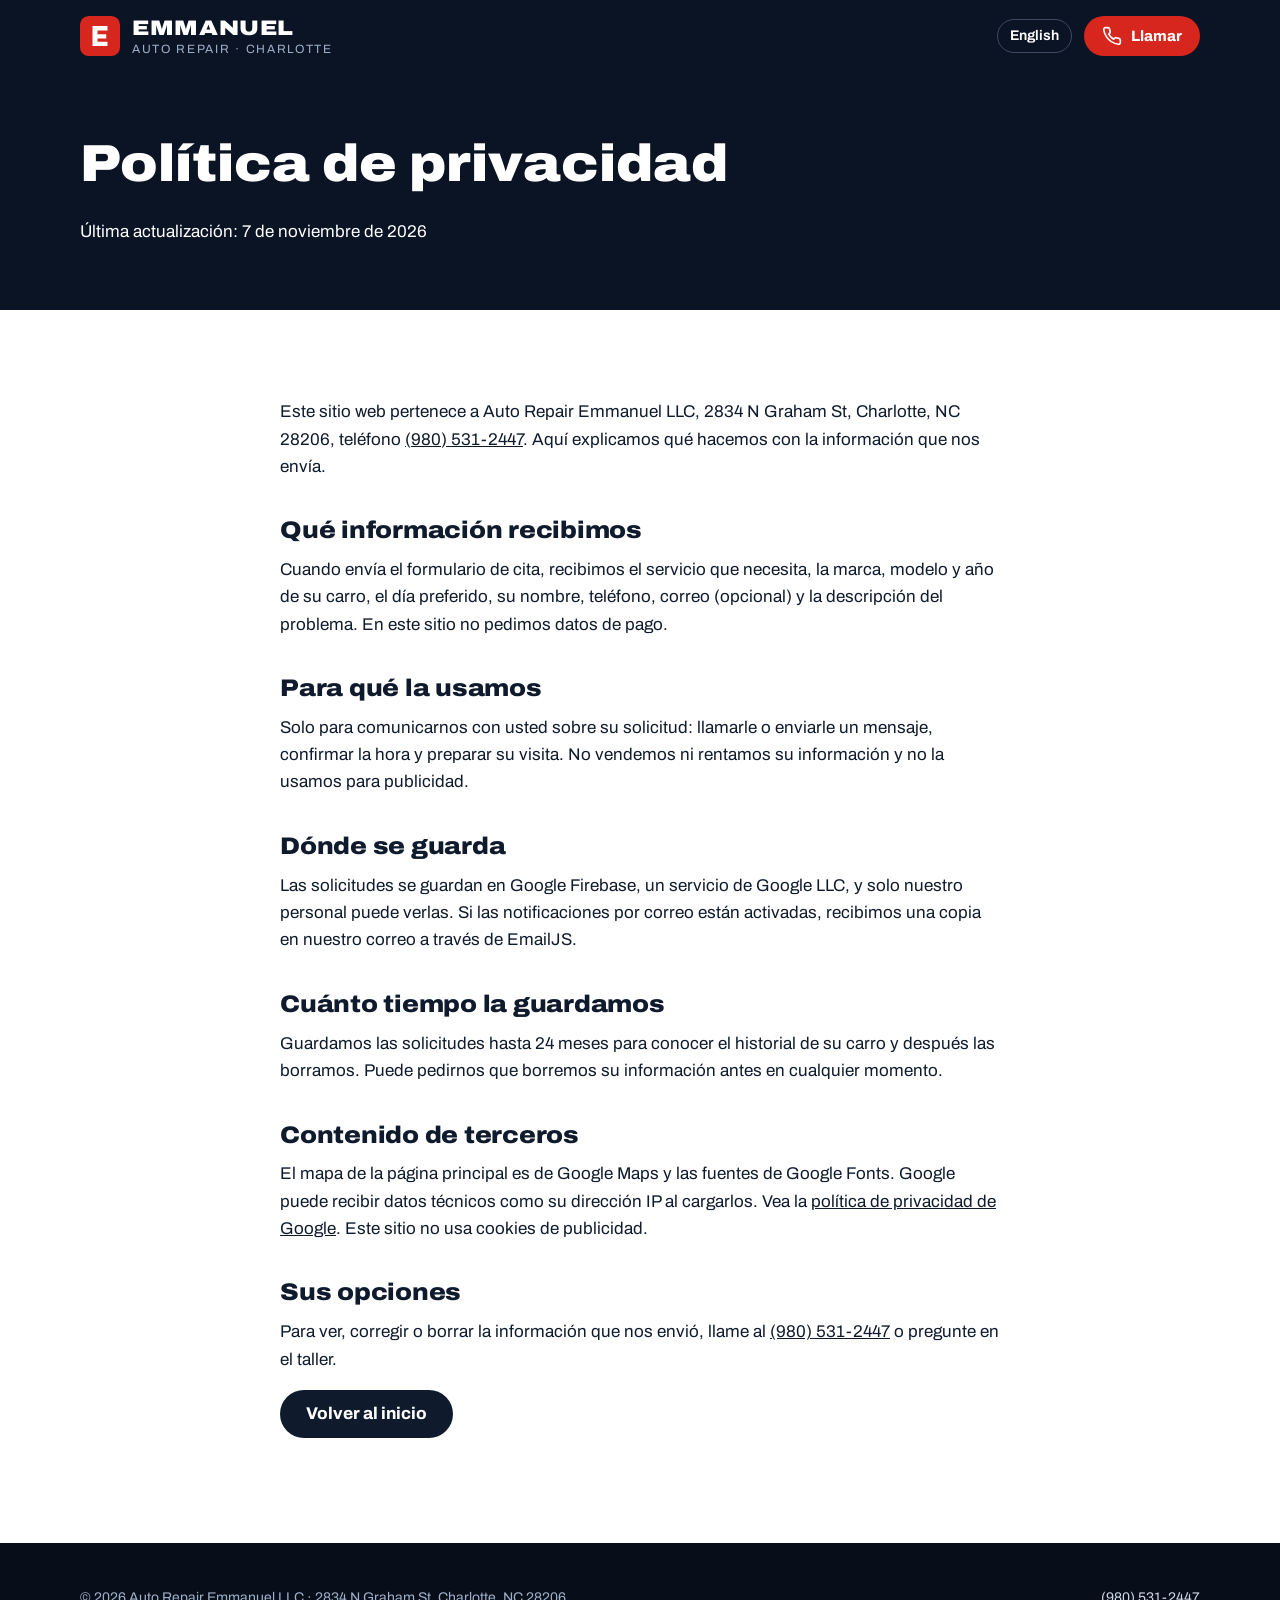
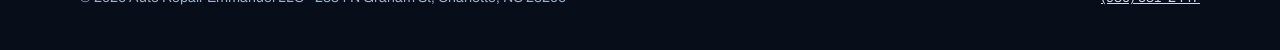
<file: es/privacy.html>
<!doctype html>
<html lang="es">
<head>
<meta charset="utf-8">
<meta name="viewport" content="width=device-width, initial-scale=1, viewport-fit=cover">
<title>Política de privacidad | Auto Repair Emmanuel</title>
<meta name="description" content="Cómo Auto Repair Emmanuel LLC maneja la información que usted envía por el sitio web.">
<link rel="canonical" href="https://www.autorepairemmanuel.com/es/privacy.html">
<link rel="alternate" hreflang="en" href="https://www.autorepairemmanuel.com/privacy.html">
<link rel="alternate" hreflang="es" href="https://www.autorepairemmanuel.com/es/privacy.html">
<!-- preview: remove noindex when the client approves the launch -->
<meta name="robots" content="noindex, nofollow">
<meta name="theme-color" content="#0b1424">
<link rel="icon" href="../assets/img/favicon.svg" type="image/svg+xml">
<link rel="preconnect" href="https://fonts.googleapis.com">
<link rel="preconnect" href="https://fonts.gstatic.com" crossorigin>
<link rel="stylesheet" href="https://fonts.googleapis.com/css2?family=Archivo:wdth,wght@62..125,400..900&amp;display=swap">
<link rel="stylesheet" href="../assets/css/style.css">
</head>
<body>
<svg width="0" height="0" style="position:absolute" aria-hidden="true">
  <defs>
    <symbol id="i-phone" viewBox="0 0 24 24"><path fill="none" stroke="currentColor" stroke-width="2" stroke-linecap="round" stroke-linejoin="round" d="M22 16.9v3a2 2 0 0 1-2.2 2 19.8 19.8 0 0 1-8.6-3.1 19.5 19.5 0 0 1-6-6A19.8 19.8 0 0 1 2.1 4.2 2 2 0 0 1 4.1 2h3a2 2 0 0 1 2 1.7c.1.9.4 1.8.7 2.7a2 2 0 0 1-.5 2.1L8 9.8a16 16 0 0 0 6 6l1.3-1.3a2 2 0 0 1 2.1-.4c.9.3 1.8.6 2.7.7a2 2 0 0 1 1.7 2z"/></symbol>
    <symbol id="i-pin" viewBox="0 0 24 24"><g fill="none" stroke="currentColor" stroke-width="2" stroke-linecap="round" stroke-linejoin="round"><path d="M20 10c0 6-8 12-8 12s-8-6-8-12a8 8 0 0 1 16 0z"/><circle cx="12" cy="10" r="3"/></g></symbol>
    <symbol id="i-nav" viewBox="0 0 24 24"><path fill="none" stroke="currentColor" stroke-width="2" stroke-linejoin="round" d="M3 11 22 2l-9 19-2-8z"/></symbol>
    <symbol id="i-star" viewBox="0 0 24 24"><path fill="currentColor" d="m12 2 3.1 6.3 6.9 1-5 4.9 1.2 6.8L12 17.8 5.8 21 7 14.2 2 9.3l6.9-1z"/></symbol>
    <symbol id="i-check" viewBox="0 0 24 24"><path fill="none" stroke="currentColor" stroke-width="2.5" stroke-linecap="round" stroke-linejoin="round" d="M20 6 9 17l-5-5"/></symbol>
    <symbol id="i-clock" viewBox="0 0 24 24"><g fill="none" stroke="currentColor" stroke-width="2" stroke-linecap="round"><circle cx="12" cy="12" r="10"/><path d="M12 6v6l4 2"/></g></symbol>
    <symbol id="i-cal" viewBox="0 0 24 24"><g fill="none" stroke="currentColor" stroke-width="2" stroke-linecap="round"><rect x="3" y="4" width="18" height="18" rx="2"/><path d="M16 2v4M8 2v4M3 10h18"/></g></symbol>
    <symbol id="i-pulse" viewBox="0 0 24 24"><path fill="none" stroke="currentColor" stroke-width="2" stroke-linecap="round" stroke-linejoin="round" d="M22 12h-4l-3 9L9 3l-3 9H2"/></symbol>
    <symbol id="i-disc" viewBox="0 0 24 24"><g fill="none" stroke="currentColor" stroke-width="2"><circle cx="12" cy="12" r="9"/><circle cx="12" cy="12" r="3"/><path stroke-linecap="round" d="M5.5 5.5 8 8"/></g></symbol>
    <symbol id="i-car" viewBox="0 0 24 24"><g fill="none" stroke="currentColor" stroke-width="2" stroke-linecap="round" stroke-linejoin="round"><path d="M3 13 5 7h14l2 6v4h-2M5 17H3v-4h18M9 17h6"/><circle cx="7" cy="17" r="2"/><circle cx="17" cy="17" r="2"/></g></symbol>
    <symbol id="i-bolt" viewBox="0 0 24 24"><path fill="none" stroke="currentColor" stroke-width="2" stroke-linejoin="round" d="M13 2 3 14h9l-1 8 10-12h-9z"/></symbol>
    <symbol id="i-engine" viewBox="0 0 24 24"><path fill="none" stroke="currentColor" stroke-width="2" stroke-linejoin="round" d="M4 10h2V8h3V6h5v2h3l2 3h2v5h-2l-2 3H8l-2-3H4z"/></symbol>
    <symbol id="i-gear" viewBox="0 0 24 24"><g fill="none" stroke="currentColor" stroke-width="2" stroke-linecap="round"><circle cx="12" cy="12" r="3"/><path d="M12 2v3M12 19v3M2 12h3M19 12h3M4.9 4.9 7 7M17 17l2.1 2.1M4.9 19.1 7 17M17 7l2.1-2.1"/></g></symbol>
    <symbol id="i-shield" viewBox="0 0 24 24"><g fill="none" stroke="currentColor" stroke-width="2" stroke-linecap="round" stroke-linejoin="round"><path d="M12 22s8-4 8-10V5l-8-3-8 3v7c0 6 8 10 8 10z"/><path d="m9 12 2 2 4-4"/></g></symbol>
    <symbol id="i-menu" viewBox="0 0 24 24"><path fill="none" stroke="currentColor" stroke-width="2" stroke-linecap="round" d="M3 6h18M3 12h18M3 18h18"/></symbol>
    <symbol id="i-logo" viewBox="0 0 64 64"><rect width="64" height="64" rx="14" fill="#d7261e"/><path d="M20 16h24v7H28v6h14v7H28v5h16v7H20z" fill="#fff"/></symbol>
  </defs>
</svg>

<header class="site-head">
  <div class="wrap">
    <a class="brand" href="./" aria-label="Auto Repair Emmanuel, inicio"><svg aria-hidden="true"><use href="#i-logo"/></svg><span><span class="brand-mark">EMMANUEL</span><span class="brand-sub">Auto Repair · Charlotte</span></span></a>
    <div class="head-actions" style="margin-left:auto">
      <a class="lang" href="../privacy.html" hreflang="en" lang="en">English</a>
      <a class="btn btn-primary btn-sm" href="tel:+19805312447" style="display:inline-flex"><svg aria-hidden="true"><use href="#i-phone"/></svg>Llamar</a>
    </div>
  </div>
</header>

<main id="main">
  <section class="page-head"><div class="wrap"><h1>Política de privacidad</h1><p>Última actualización: 7 de noviembre de 2026</p></div></section>
  <section class="section"><div class="wrap prose">
    <p>Este sitio web pertenece a Auto Repair Emmanuel LLC, 2834 N Graham St, Charlotte, NC 28206, teléfono <a href="tel:+19805312447">(980) 531-2447</a>. Aquí explicamos qué hacemos con la información que nos envía.</p>

    <h2>Qué información recibimos</h2>
    <p>Cuando envía el formulario de cita, recibimos el servicio que necesita, la marca, modelo y año de su carro, el día preferido, su nombre, teléfono, correo (opcional) y la descripción del problema. En este sitio no pedimos datos de pago.</p>

    <h2>Para qué la usamos</h2>
    <p>Solo para comunicarnos con usted sobre su solicitud: llamarle o enviarle un mensaje, confirmar la hora y preparar su visita. No vendemos ni rentamos su información y no la usamos para publicidad.</p>

    <h2>Dónde se guarda</h2>
    <p>Las solicitudes se guardan en Google Firebase, un servicio de Google LLC, y solo nuestro personal puede verlas. Si las notificaciones por correo están activadas, recibimos una copia en nuestro correo a través de EmailJS.</p>

    <h2>Cuánto tiempo la guardamos</h2>
    <p>Guardamos las solicitudes hasta 24 meses para conocer el historial de su carro y después las borramos. Puede pedirnos que borremos su información antes en cualquier momento.</p>

    <h2>Contenido de terceros</h2>
    <p>El mapa de la página principal es de Google Maps y las fuentes de Google Fonts. Google puede recibir datos técnicos como su dirección IP al cargarlos. Vea la <a href="https://policies.google.com/privacy?hl=es" target="_blank" rel="noopener">política de privacidad de Google</a>. Este sitio no usa cookies de publicidad.</p>

    <h2>Sus opciones</h2>
    <p>Para ver, corregir o borrar la información que nos envió, llame al <a href="tel:+19805312447">(980) 531-2447</a> o pregunte en el taller.</p>

    <p><a class="btn btn-dark" href="./">Volver al inicio</a></p>
  </div></section>
</main>

<footer class="site-foot">
  <div class="wrap">
    <div class="legal" style="border:0;padding:0">
      <span>© 2026 Auto Repair Emmanuel LLC · 2834 N Graham St, Charlotte, NC 28206</span>
      <span><a href="tel:+19805312447">(980) 531-2447</a></span>
    </div>
  </div>
</footer>
<script type="module" src="../assets/js/site.js"></script>
</body>
</html>
</file>
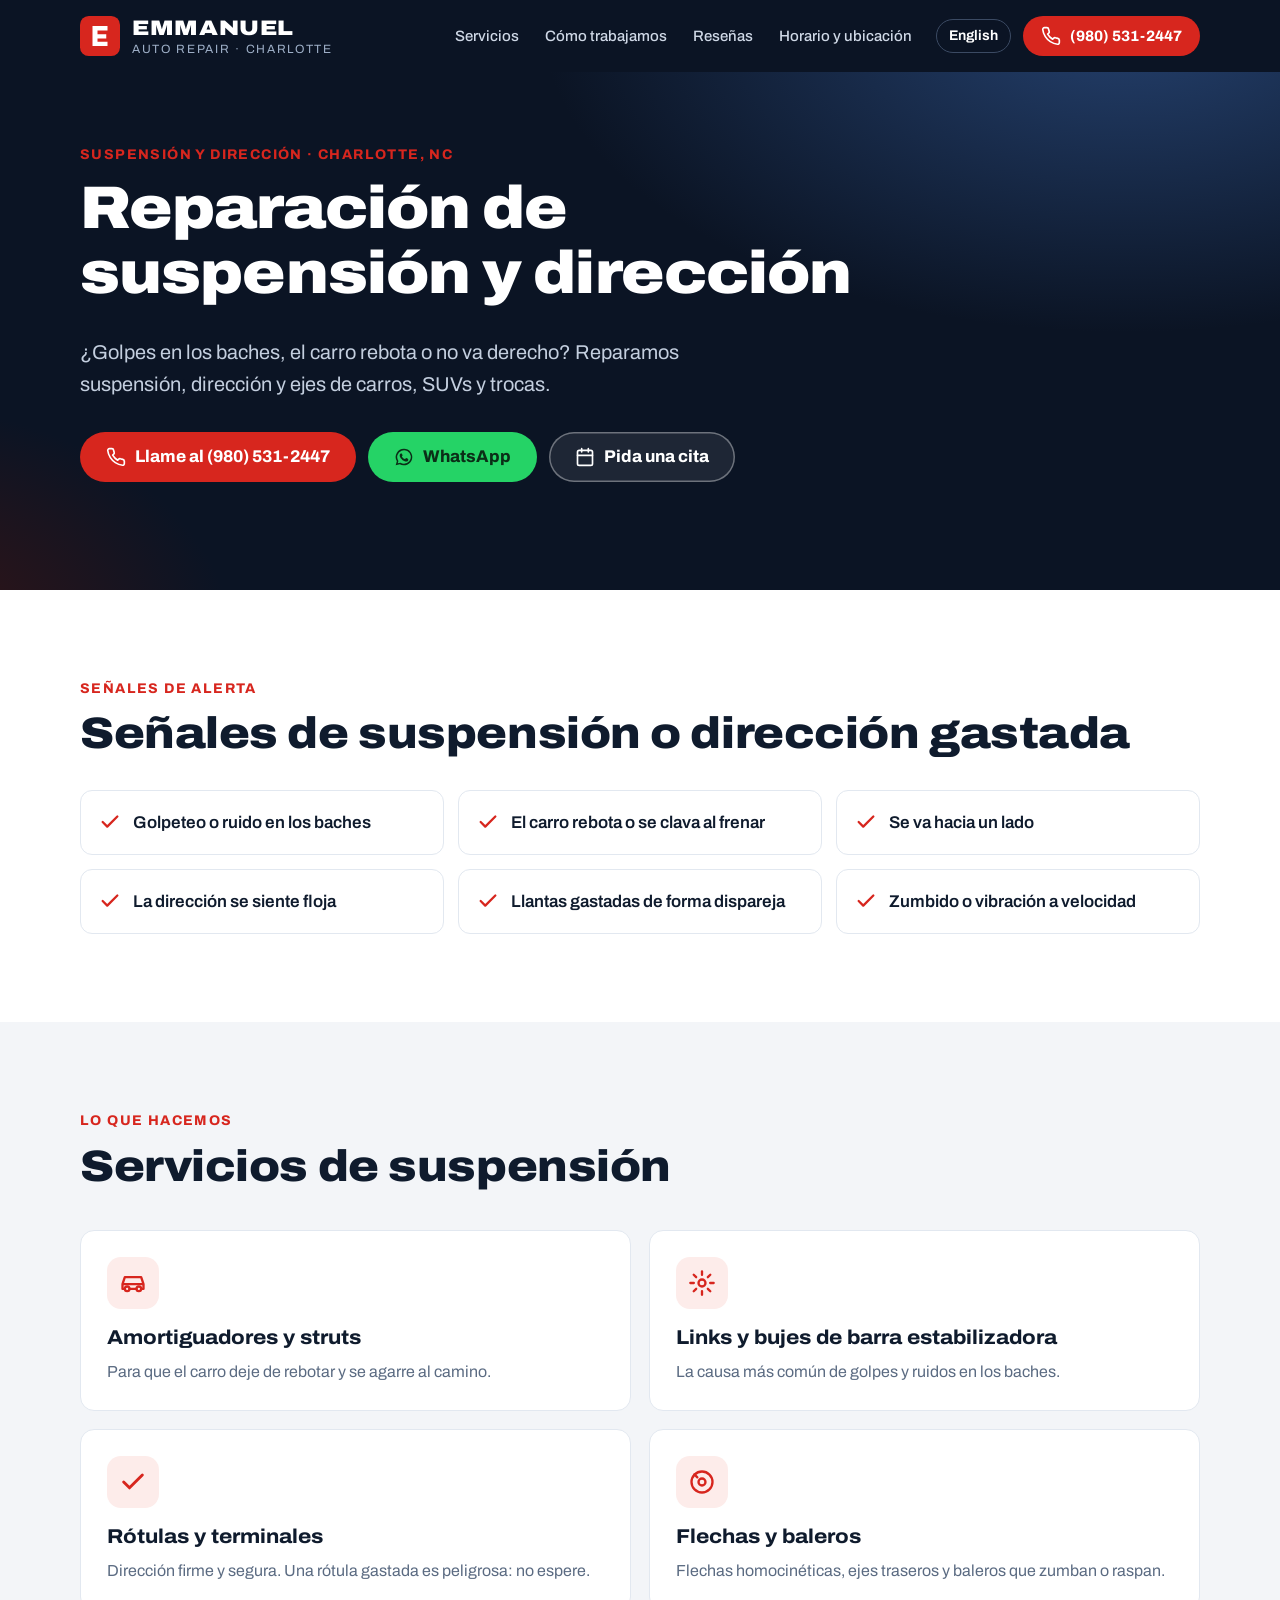
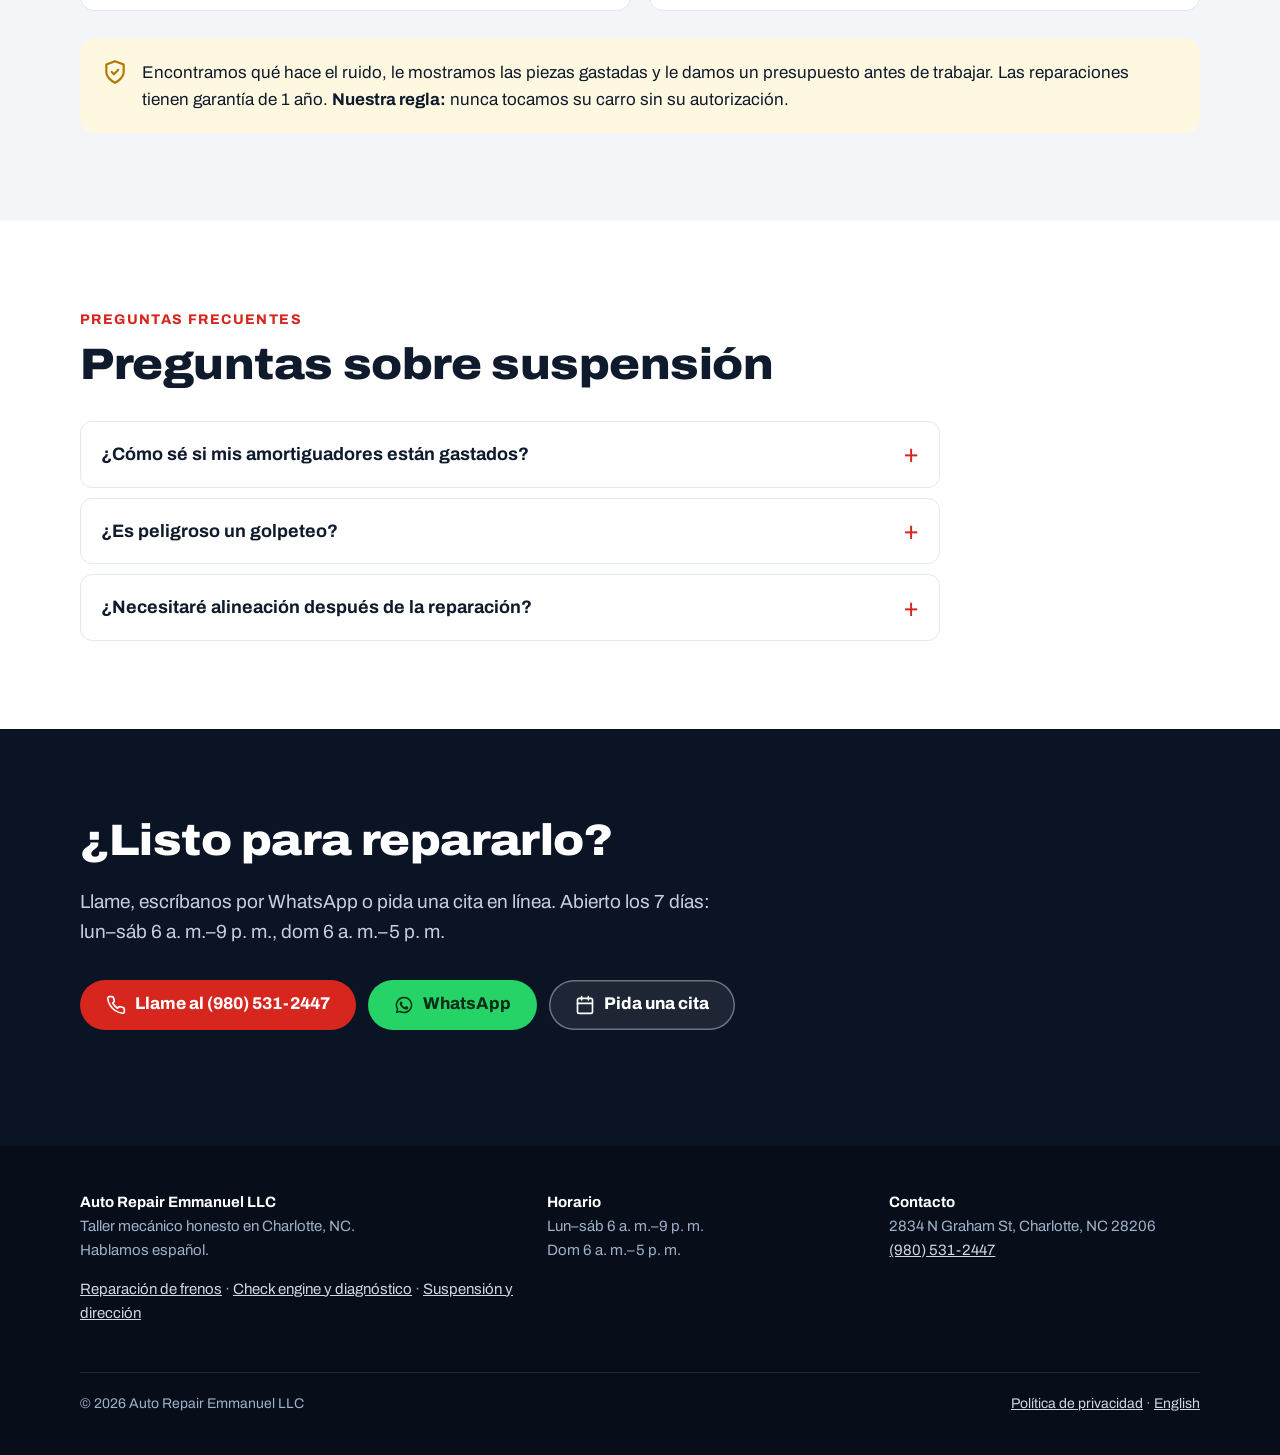
<file: es/suspension.html>
<!doctype html>
<html lang="es">
<head>
<meta charset="utf-8">
<meta name="viewport" content="width=device-width, initial-scale=1, viewport-fit=cover">
<title>Reparación de suspensión y dirección en Charlotte, NC | Auto Repair Emmanuel</title>
<meta name="description" content="Suspensión y dirección en Charlotte: links de barra estabilizadora, amortiguadores, struts, rótulas, terminales, flechas y baleros para carros, SUVs y trocas. Abierto 7 días. (980) 531-2447.">
<link rel="canonical" href="https://www.autorepairemmanuel.com/es/suspension.html">
<link rel="alternate" hreflang="en" href="https://www.autorepairemmanuel.com/suspension.html">
<link rel="alternate" hreflang="es" href="https://www.autorepairemmanuel.com/es/suspension.html">
<link rel="alternate" hreflang="x-default" href="https://www.autorepairemmanuel.com/suspension.html">
<meta property="og:type" content="website">
<meta property="og:title" content="Reparación de suspensión y dirección en Charlotte, NC | Auto Repair Emmanuel">
<meta property="og:description" content="Suspensión y dirección en Charlotte: links de barra estabilizadora, amortiguadores, struts, rótulas, terminales, flechas y baleros para carros, SUVs y trocas. Abierto 7 días. (980) 531-2447.">
<meta property="og:url" content="https://www.autorepairemmanuel.com/es/suspension.html">
<meta property="og:locale" content="es_US">
<meta property="og:image" content="https://ihorsavva.github.io/emmanuelAuto/assets/img/og.png">
<meta property="og:image:width" content="1200">
<meta property="og:image:height" content="630">
<meta name="twitter:card" content="summary_large_image">
<!-- preview: remove noindex when the client approves the launch -->
<meta name="robots" content="noindex, nofollow">
<meta name="theme-color" content="#0b1424">
<link rel="icon" href="../assets/img/favicon.svg" type="image/svg+xml">
<link rel="preconnect" href="https://fonts.googleapis.com">
<link rel="preconnect" href="https://fonts.gstatic.com" crossorigin>
<link rel="stylesheet" href="https://fonts.googleapis.com/css2?family=Archivo:wdth,wght@62..125,400..900&amp;display=swap">
<link rel="stylesheet" href="../assets/css/style.css">
<script type="application/ld+json">
[
 {
  "@context": "https://schema.org",
  "@type": "Service",
  "name": "Reparación de suspensión y dirección",
  "serviceType": "Suspensión y dirección",
  "url": "https://www.autorepairemmanuel.com/es/suspension.html",
  "areaServed": {
   "@type": "City",
   "name": "Charlotte"
  },
  "provider": {
   "@type": "AutoRepair",
   "@id": "https://www.autorepairemmanuel.com/#shop",
   "name": "Auto Repair Emmanuel LLC",
   "telephone": "+19805312447"
  }
 },
 {
  "@context": "https://schema.org",
  "@type": "FAQPage",
  "mainEntity": [
   {
    "@type": "Question",
    "name": "¿Cómo sé si mis amortiguadores están gastados?",
    "acceptedAnswer": {
     "@type": "Answer",
     "text": "El carro rebota después de los baches, se clava al frenar o se inclina en las curvas. Un amortiguador con fuga de aceite es otra señal."
    }
   },
   {
    "@type": "Question",
    "name": "¿Es peligroso un golpeteo?",
    "acceptedAnswer": {
     "@type": "Answer",
     "text": "Muchas veces es un link o un buje, pero puede ser una rótula, y una rótula rota es peligrosa. Revíselo pronto."
    }
   },
   {
    "@type": "Question",
    "name": "¿Necesitaré alineación después de la reparación?",
    "acceptedAnswer": {
     "@type": "Answer",
     "text": "Muchas veces sí, después de cambiar terminales o struts. Le diremos si su carro la necesita."
    }
   }
  ]
 }
]
</script>
</head>
<body>
<svg width="0" height="0" style="position:absolute" aria-hidden="true">
  <defs>
    <symbol id="i-phone" viewBox="0 0 24 24"><path fill="none" stroke="currentColor" stroke-width="2" stroke-linecap="round" stroke-linejoin="round" d="M22 16.9v3a2 2 0 0 1-2.2 2 19.8 19.8 0 0 1-8.6-3.1 19.5 19.5 0 0 1-6-6A19.8 19.8 0 0 1 2.1 4.2 2 2 0 0 1 4.1 2h3a2 2 0 0 1 2 1.7c.1.9.4 1.8.7 2.7a2 2 0 0 1-.5 2.1L8 9.8a16 16 0 0 0 6 6l1.3-1.3a2 2 0 0 1 2.1-.4c.9.3 1.8.6 2.7.7a2 2 0 0 1 1.7 2z"/></symbol>
    <symbol id="i-pin" viewBox="0 0 24 24"><g fill="none" stroke="currentColor" stroke-width="2" stroke-linecap="round" stroke-linejoin="round"><path d="M20 10c0 6-8 12-8 12s-8-6-8-12a8 8 0 0 1 16 0z"/><circle cx="12" cy="10" r="3"/></g></symbol>
    <symbol id="i-nav" viewBox="0 0 24 24"><path fill="none" stroke="currentColor" stroke-width="2" stroke-linejoin="round" d="M3 11 22 2l-9 19-2-8z"/></symbol>
    <symbol id="i-star" viewBox="0 0 24 24"><path fill="currentColor" d="m12 2 3.1 6.3 6.9 1-5 4.9 1.2 6.8L12 17.8 5.8 21 7 14.2 2 9.3l6.9-1z"/></symbol>
    <symbol id="i-check" viewBox="0 0 24 24"><path fill="none" stroke="currentColor" stroke-width="2.5" stroke-linecap="round" stroke-linejoin="round" d="M20 6 9 17l-5-5"/></symbol>
    <symbol id="i-clock" viewBox="0 0 24 24"><g fill="none" stroke="currentColor" stroke-width="2" stroke-linecap="round"><circle cx="12" cy="12" r="10"/><path d="M12 6v6l4 2"/></g></symbol>
    <symbol id="i-cal" viewBox="0 0 24 24"><g fill="none" stroke="currentColor" stroke-width="2" stroke-linecap="round"><rect x="3" y="4" width="18" height="18" rx="2"/><path d="M16 2v4M8 2v4M3 10h18"/></g></symbol>
    <symbol id="i-pulse" viewBox="0 0 24 24"><path fill="none" stroke="currentColor" stroke-width="2" stroke-linecap="round" stroke-linejoin="round" d="M22 12h-4l-3 9L9 3l-3 9H2"/></symbol>
    <symbol id="i-disc" viewBox="0 0 24 24"><g fill="none" stroke="currentColor" stroke-width="2"><circle cx="12" cy="12" r="9"/><circle cx="12" cy="12" r="3"/><path stroke-linecap="round" d="M5.5 5.5 8 8"/></g></symbol>
    <symbol id="i-car" viewBox="0 0 24 24"><g fill="none" stroke="currentColor" stroke-width="2" stroke-linecap="round" stroke-linejoin="round"><path d="M3 13 5 7h14l2 6v4h-2M5 17H3v-4h18M9 17h6"/><circle cx="7" cy="17" r="2"/><circle cx="17" cy="17" r="2"/></g></symbol>
    <symbol id="i-bolt" viewBox="0 0 24 24"><path fill="none" stroke="currentColor" stroke-width="2" stroke-linejoin="round" d="M13 2 3 14h9l-1 8 10-12h-9z"/></symbol>
    <symbol id="i-engine" viewBox="0 0 24 24"><path fill="none" stroke="currentColor" stroke-width="2" stroke-linejoin="round" d="M4 10h2V8h3V6h5v2h3l2 3h2v5h-2l-2 3H8l-2-3H4z"/></symbol>
    <symbol id="i-gear" viewBox="0 0 24 24"><g fill="none" stroke="currentColor" stroke-width="2" stroke-linecap="round"><circle cx="12" cy="12" r="3"/><path d="M12 2v3M12 19v3M2 12h3M19 12h3M4.9 4.9 7 7M17 17l2.1 2.1M4.9 19.1 7 17M17 7l2.1-2.1"/></g></symbol>
    <symbol id="i-shield" viewBox="0 0 24 24"><g fill="none" stroke="currentColor" stroke-width="2" stroke-linecap="round" stroke-linejoin="round"><path d="M12 22s8-4 8-10V5l-8-3-8 3v7c0 6 8 10 8 10z"/><path d="m9 12 2 2 4-4"/></g></symbol>
    <symbol id="i-menu" viewBox="0 0 24 24"><path fill="none" stroke="currentColor" stroke-width="2" stroke-linecap="round" d="M3 6h18M3 12h18M3 18h18"/></symbol>
    <symbol id="i-wa" viewBox="0 0 24 24"><path fill="currentColor" d="M12 2a10 10 0 0 0-8.6 15.1L2 22l5-1.3A10 10 0 1 0 12 2zm0 18.2a8.2 8.2 0 0 1-4.2-1.2l-.3-.2-3 .8.8-2.9-.2-.3A8.2 8.2 0 1 1 12 20.2zm4.5-6.1c-.2-.1-1.5-.7-1.7-.8-.2-.1-.4-.1-.6.1l-.8 1c-.1.2-.3.2-.5.1a6.7 6.7 0 0 1-3.3-2.9c-.3-.4.3-.4.7-1.3.1-.2 0-.3 0-.4l-.8-1.8c-.2-.5-.4-.4-.6-.4h-.5c-.2 0-.4.1-.7.3-.2.3-.9.9-.9 2.2s.9 2.5 1 2.7c.1.2 1.8 2.8 4.4 3.9 1.6.7 2.3.8 3.1.6.5-.1 1.5-.6 1.7-1.2.2-.6.2-1.1.2-1.2-.1-.1-.3-.2-.5-.3z"/></symbol>
    <symbol id="i-logo" viewBox="0 0 64 64"><rect width="64" height="64" rx="14" fill="#d7261e"/><path d="M20 16h24v7H28v6h14v7H28v5h16v7H20z" fill="#fff"/></symbol>
  </defs>
</svg>

<a class="skip" href="#main">Ir al contenido</a>

<header class="site-head">
  <div class="wrap">
    <a class="brand" href="./" aria-label="Auto Repair Emmanuel, inicio"><svg aria-hidden="true"><use href="#i-logo"/></svg><span><span class="brand-mark">EMMANUEL</span><span class="brand-sub">Auto Repair · Charlotte</span></span></a>
    <nav class="nav" id="nav" aria-label="Principal">
      <a href="./#services">Servicios</a>
      <a href="./#how">Cómo trabajamos</a>
      <a href="./#reviews">Reseñas</a>
      <a href="./#contact">Horario y ubicación</a>
    </nav>
    <div class="head-actions">
      <a class="lang" href="../suspension.html" hreflang="en" lang="en">English</a>
      <a class="btn btn-primary btn-sm" href="tel:+19805312447"><svg aria-hidden="true"><use href="#i-phone"/></svg>(980) 531-2447</a>
      <button class="menu-btn" type="button" aria-controls="nav" aria-expanded="false"><svg aria-hidden="true"><use href="#i-menu"/></svg><span class="sr">Menú</span></button>
    </div>
  </div>
</header>

<main id="main">
  <section class="hero hero-sm">
    <div class="wrap">
      <div>
        <p class="eyebrow">Suspensión y dirección · Charlotte, NC</p>
        <h1>Reparación de suspensión y dirección</h1>
        <p class="lead">¿Golpes en los baches, el carro rebota o no va derecho? Reparamos suspensión, dirección y ejes de carros, SUVs y trocas.</p>
        <div class="cta">
          <a class="btn btn-primary" href="tel:+19805312447"><svg aria-hidden="true"><use href="#i-phone"/></svg>Llame al (980) 531-2447</a>
          <a class="btn btn-wa" href="https://wa.me/19805312447?text=%C2%A1Hola!%20Quiero%20hacer%20una%20cita." target="_blank" rel="noopener"><svg aria-hidden="true"><use href="#i-wa"/></svg>WhatsApp</a>
          <a class="btn btn-ghost" href="./#book"><svg aria-hidden="true"><use href="#i-cal"/></svg>Pida una cita</a>
        </div>
      </div>
    </div>
  </section>

  <section class="section">
    <div class="wrap">
      <p class="eyebrow">Señales de alerta</p>
      <h2>Señales de suspensión o dirección gastada</h2>
      <ul class="signs"><li><svg aria-hidden="true"><use href="#i-check"/></svg>Golpeteo o ruido en los baches</li><li><svg aria-hidden="true"><use href="#i-check"/></svg>El carro rebota o se clava al frenar</li><li><svg aria-hidden="true"><use href="#i-check"/></svg>Se va hacia un lado</li><li><svg aria-hidden="true"><use href="#i-check"/></svg>La dirección se siente floja</li><li><svg aria-hidden="true"><use href="#i-check"/></svg>Llantas gastadas de forma dispareja</li><li><svg aria-hidden="true"><use href="#i-check"/></svg>Zumbido o vibración a velocidad</li></ul>
    </div>
  </section>

  <section class="section alt">
    <div class="wrap">
      <p class="eyebrow">Lo que hacemos</p>
      <h2>Servicios de suspensión</h2>
      <div class="grid grid-2">
        <article class="card"><div class="ico"><svg aria-hidden="true"><use href="#i-car"/></svg></div><h3>Amortiguadores y struts</h3><p>Para que el carro deje de rebotar y se agarre al camino.</p></article>
        <article class="card"><div class="ico"><svg aria-hidden="true"><use href="#i-gear"/></svg></div><h3>Links y bujes de barra estabilizadora</h3><p>La causa más común de golpes y ruidos en los baches.</p></article>
        <article class="card"><div class="ico"><svg aria-hidden="true"><use href="#i-check"/></svg></div><h3>Rótulas y terminales</h3><p>Dirección firme y segura. Una rótula gastada es peligrosa: no espere.</p></article>
        <article class="card"><div class="ico"><svg aria-hidden="true"><use href="#i-disc"/></svg></div><h3>Flechas y baleros</h3><p>Flechas homocinéticas, ejes traseros y baleros que zumban o raspan.</p></article>
      </div>
      <div class="promise"><svg aria-hidden="true"><use href="#i-shield"/></svg><p>Encontramos qué hace el ruido, le mostramos las piezas gastadas y le damos un presupuesto antes de trabajar. Las reparaciones tienen garantía de 1 año. <strong>Nuestra regla:</strong> nunca tocamos su carro sin su autorización.</p></div>
    </div>
  </section>

  <section class="section">
    <div class="wrap">
      <p class="eyebrow">Preguntas frecuentes</p>
      <h2>Preguntas sobre suspensión</h2>
      <div class="faq">
        <details><summary>¿Cómo sé si mis amortiguadores están gastados?</summary><p>El carro rebota después de los baches, se clava al frenar o se inclina en las curvas. Un amortiguador con fuga de aceite es otra señal.</p></details>
        <details><summary>¿Es peligroso un golpeteo?</summary><p>Muchas veces es un link o un buje, pero puede ser una rótula, y una rótula rota es peligrosa. Revíselo pronto.</p></details>
        <details><summary>¿Necesitaré alineación después de la reparación?</summary><p>Muchas veces sí, después de cambiar terminales o struts. Le diremos si su carro la necesita.</p></details>
      </div>
    </div>
  </section>

  <section class="section dark">
    <div class="wrap">
      <h2>¿Listo para repararlo?</h2>
      <p class="lead">Llame, escríbanos por WhatsApp o pida una cita en línea. Abierto los 7 días: lun–sáb 6 a. m.–9 p. m., dom 6 a. m.–5 p. m.</p>
      <div class="cta">
        <a class="btn btn-primary" href="tel:+19805312447"><svg aria-hidden="true"><use href="#i-phone"/></svg>Llame al (980) 531-2447</a>
        <a class="btn btn-wa" href="https://wa.me/19805312447?text=%C2%A1Hola!%20Quiero%20hacer%20una%20cita." target="_blank" rel="noopener"><svg aria-hidden="true"><use href="#i-wa"/></svg>WhatsApp</a>
        <a class="btn btn-ghost" href="./#book"><svg aria-hidden="true"><use href="#i-cal"/></svg>Pida una cita</a>
      </div>
    </div>
  </section>
</main>

<footer class="site-foot">
  <div class="wrap">
    <div>
      <strong>Auto Repair Emmanuel LLC</strong>
      <p>Taller mecánico honesto en Charlotte, NC.<br>Hablamos español.</p>
      <p><a href="frenos.html">Reparación de frenos</a> · <a href="check-engine.html">Check engine y diagnóstico</a> · <a href="suspension.html">Suspensión y dirección</a></p>
    </div>
    <div>
      <strong>Horario</strong>
      <p>Lun–sáb 6 a. m.–9 p. m.<br>Dom 6 a. m.–5 p. m.</p>
    </div>
    <div>
      <strong>Contacto</strong>
      <p>2834 N Graham St, Charlotte, NC 28206<br><a href="tel:+19805312447">(980) 531-2447</a></p>
    </div>
    <div class="legal">
      <span>© 2026 Auto Repair Emmanuel LLC</span>
      <span><a href="privacy.html">Política de privacidad</a> · <a href="../suspension.html" hreflang="en" lang="en">English</a></span>
    </div>
  </div>
</footer>

<div class="callbar">
  <a class="btn btn-primary" href="tel:+19805312447"><svg aria-hidden="true"><use href="#i-phone"/></svg>Llamar</a>
  <a class="btn btn-wa" href="https://wa.me/19805312447?text=%C2%A1Hola!%20Quiero%20hacer%20una%20cita." target="_blank" rel="noopener"><svg aria-hidden="true"><use href="#i-wa"/></svg>WhatsApp</a>
  <a class="btn btn-ghost" href="https://www.google.com/maps/dir/?api=1&amp;destination=Auto+Repair+Emmanuel+LLC&amp;destination_place_id=ChIJTweTncUfVIgRrCcnDL8Av2Q" target="_blank" rel="noopener"><svg aria-hidden="true"><use href="#i-nav"/></svg>Mapa</a>
</div>

<script type="module" src="../assets/js/site.js"></script>
</body>
</html>
</file>
<file: assets/css/style.css>
:root {
  --ink: #0f1b2d;
  --ink-2: #33415c;
  --muted: #5b6b82;
  --bg: #ffffff;
  --bg-2: #f3f5f8;
  --line: #e2e8f0;
  --brand: #d7261e;
  --brand-dark: #b01d16;
  --accent: #ffc72c;
  --dark: #0b1424;
  --ok: #15803d;
  --radius: 14px;
  --max: 1160px;
}
* { box-sizing: border-box; }
html { scroll-behavior: smooth; scroll-padding-top: 80px; -webkit-text-size-adjust: 100%; }
body { margin: 0; font: 17px/1.6 "Archivo", system-ui, -apple-system, sans-serif; color: var(--ink); background: var(--bg); }
img, svg { display: block; max-width: 100%; }
a { color: inherit; }
h1, h2, h3 { line-height: 1.08; margin: 0 0 .5em; font-stretch: 110%; }
h2 { font-size: clamp(30px, 4.4vw, 44px); font-weight: 850; letter-spacing: -.01em; }
h3 { font-size: 20px; font-weight: 750; }
p { margin: 0 0 1em; }
.wrap { max-width: var(--max); margin: 0 auto; padding: 0 20px; }
@media (max-width: 480px) { .wrap { padding: 0 16px; } }
.section { padding: 88px 0; }
.section.alt { background: var(--bg-2); }
.section.dark { background: var(--dark); color: #fff; }
@media (max-width: 700px) { .section { padding: 64px 0; } }
.eyebrow { color: var(--brand); font-weight: 750; text-transform: uppercase; letter-spacing: .1em; font-size: 14px; margin-bottom: 10px; }
.dark .eyebrow { color: var(--accent); }
.lead { color: var(--ink-2); font-size: 19px; max-width: 660px; }
.dark .lead { color: #c4cfdf; }
.skip { position: absolute; left: -999px; top: 8px; background: #fff; color: var(--ink); padding: 8px 14px; border-radius: 8px; z-index: 100; }
.skip:focus { left: 8px; }
.sr { position: absolute; width: 1px; height: 1px; overflow: hidden; clip: rect(0 0 0 0); white-space: nowrap; }

/* header */
.site-head { position: sticky; top: 0; z-index: 40; background: var(--dark); color: #fff; transition: box-shadow .2s; }
.site-head.scrolled { box-shadow: 0 6px 24px rgba(0,0,0,.25); }
.site-head .wrap { display: flex; align-items: center; gap: 24px; height: 72px; }
.brand { display: flex; align-items: center; gap: 12px; text-decoration: none; line-height: 1; }
.brand svg { width: 40px; height: 40px; flex: none; }
.brand-mark { display: block; font-weight: 900; font-size: 21px; letter-spacing: .03em; font-stretch: 118%; }
.brand-sub { display: block; font-size: 12px; color: #9fb0c8; letter-spacing: .14em; text-transform: uppercase; margin-top: 4px; }
.nav { display: flex; align-items: center; gap: 26px; margin-left: auto; }
.nav a { text-decoration: none; color: #cfd8e6; font-size: 15px; font-weight: 500; }
.nav a:hover { color: #fff; }
.head-actions { display: flex; align-items: center; gap: 12px; }
.lang { border: 1px solid #3b4a63; border-radius: 999px; padding: 5px 12px; text-decoration: none; font-size: 14px; font-weight: 650; color: #fff; }
.lang:hover { border-color: #fff; }
.menu-btn { display: none; flex: none; background: none; border: 0; color: #fff; padding: 8px; margin-right: -8px; cursor: pointer; }
.menu-btn svg { width: 28px; height: 28px; max-width: none; }
.brand-sub { white-space: nowrap; }
@media (max-width: 480px) {
  .site-head .wrap { gap: 12px; }
  .brand { gap: 10px; }
  .brand svg { width: 36px; height: 36px; }
  .brand-mark { font-size: 19px; }
  .brand-sub { font-size: 10.5px; letter-spacing: .1em; }
  .lang { padding: 4px 10px; font-size: 13px; }
}
@media (max-width: 960px) {
  .menu-btn { display: block; }
  .head-actions { margin-left: auto; }
  .head-actions .btn { display: none; }
  .nav { display: none; position: absolute; left: 0; right: 0; top: 72px; flex-direction: column; align-items: stretch; gap: 0; background: var(--dark); border-top: 1px solid #1f2d45; padding: 8px 0 16px; }
  .nav.open { display: flex; }
  .nav a { padding: 14px 20px; font-size: 18px; }
}

/* buttons */
.btn { display: inline-flex; align-items: center; justify-content: center; gap: 9px; border: 0; border-radius: 999px; padding: 15px 26px; font: inherit; font-weight: 750; line-height: 1.1; text-decoration: none; cursor: pointer; transition: background .15s, transform .15s; }
.btn:active { transform: translateY(1px); }
.btn svg { width: 20px; height: 20px; flex: none; }
.btn-primary { background: var(--brand); color: #fff; }
.btn-primary:hover { background: var(--brand-dark); }
.btn-ghost { background: rgba(255,255,255,.08); color: #fff; box-shadow: inset 0 0 0 1.5px rgba(255,255,255,.35); }
.btn-ghost:hover { background: rgba(255,255,255,.16); }
.btn-dark { background: var(--ink); color: #fff; }
.btn-dark:hover { background: #1f2f4a; }
.btn-line { background: #fff; color: var(--ink); box-shadow: inset 0 0 0 1.5px var(--line); }
.btn-line:hover { box-shadow: inset 0 0 0 1.5px var(--ink); }
.btn-sm { padding: 10px 18px; font-size: 15px; }
.btn[disabled] { opacity: .6; cursor: wait; }
:focus-visible { outline: 3px solid var(--accent); outline-offset: 3px; }

/* hero */
.hero { background: radial-gradient(900px 480px at 88% -10%, #24406d 0%, transparent 65%), radial-gradient(600px 400px at -10% 110%, #3a1414 0%, transparent 60%), var(--dark); color: #fff; padding: 84px 0 96px; }
.hero .wrap { display: grid; grid-template-columns: 1.3fr .7fr; gap: 56px; align-items: center; }
.hero h1 { font-size: clamp(40px, 6.6vw, 74px); font-weight: 900; letter-spacing: -.015em; }
.hero h1 em { font-style: normal; color: var(--accent); }
.hero .lead { color: #c4cfdf; font-size: 20px; }
.cta { display: flex; flex-wrap: wrap; gap: 12px; margin: 32px 0 28px; }
.badges { display: flex; flex-wrap: wrap; gap: 10px; margin: 0; padding: 0; list-style: none; }
.badge { display: inline-flex; align-items: center; gap: 8px; background: rgba(255,255,255,.08); border-radius: 999px; padding: 8px 15px; font-size: 15px; color: #e5ebf4; }
.badge svg { width: 18px; height: 18px; color: var(--accent); }
.status-dot { width: 9px; height: 9px; border-radius: 50%; background: #9aa6b8; flex: none; }
.is-open .status-dot { background: #22c55e; box-shadow: 0 0 0 4px rgba(34,197,94,.25); }
.is-closed .status-dot { background: #f87171; }
.rating-card { background: #fff; color: var(--ink); border-radius: 22px; padding: 30px; box-shadow: 0 30px 70px rgba(0,0,0,.4); }
.rating-card .top { display: flex; align-items: center; gap: 16px; }
.rating-card .big { font-size: 68px; font-weight: 900; line-height: 1; font-stretch: 112%; }
.stars { display: flex; gap: 2px; color: #f5a400; }
.stars svg { width: 22px; height: 22px; }
.rating-card .count { color: var(--muted); font-size: 15px; margin-top: 4px; }
.rating-card hr { border: 0; border-top: 1px solid var(--line); margin: 22px 0; }
.checks { list-style: none; padding: 0; margin: 0; display: grid; gap: 11px; color: var(--ink-2); font-size: 16px; }
.checks li { display: flex; gap: 10px; }
.checks svg { flex: none; width: 20px; height: 20px; color: var(--brand); margin-top: 3px; }
@media (max-width: 480px) { .cta .btn { flex: 1 1 100%; } }
@media (max-width: 960px) { .hero { padding: 56px 0 64px; } .hero .wrap { grid-template-columns: 1fr; gap: 36px; } .rating-card { max-width: 460px; } }

/* services */
.grid { display: grid; gap: 18px; grid-template-columns: repeat(3, 1fr); margin-top: 40px; }
@media (max-width: 960px) { .grid { grid-template-columns: 1fr 1fr; } }
@media (max-width: 600px) { .grid { grid-template-columns: 1fr; } }
.card { background: #fff; border: 1px solid var(--line); border-radius: var(--radius); padding: 26px; }
.card .ico { width: 52px; height: 52px; border-radius: 14px; background: #fdecea; color: var(--brand); display: grid; place-items: center; margin-bottom: 18px; }
.card .ico svg { width: 28px; height: 28px; }
.card p { color: var(--muted); font-size: 16px; margin: 0; }
.more { margin-top: 28px; color: var(--ink-2); }
.more a { font-weight: 700; }

/* why */
.why { display: grid; grid-template-columns: repeat(4, 1fr); gap: 32px; margin-top: 44px; }
.why .num { font-size: 46px; font-weight: 900; color: var(--accent); line-height: 1; margin-bottom: 12px; font-stretch: 115%; }
.why h3 { color: #fff; }
.why p { color: #b4c0d3; font-size: 16px; margin: 0; }
@media (max-width: 960px) { .why { grid-template-columns: 1fr 1fr; } }
@media (max-width: 480px) { .why { grid-template-columns: 1fr; gap: 28px; } }

/* how it works */
.steps { counter-reset: s; display: grid; grid-template-columns: repeat(4, 1fr); gap: 18px; margin: 40px 0 0; padding: 0; list-style: none; }
.steps li { counter-increment: s; background: #fff; border-radius: var(--radius); padding: 26px; border: 1px solid var(--line); }
.steps li::before { content: counter(s); display: grid; place-items: center; width: 38px; height: 38px; border-radius: 50%; background: var(--ink); color: #fff; font-weight: 800; margin-bottom: 16px; }
.steps p { color: var(--muted); font-size: 16px; margin: 0; }
.promise { display: flex; gap: 14px; align-items: flex-start; margin-top: 28px; padding: 20px 22px; background: #fff8e1; border-radius: var(--radius); color: var(--ink); }
.promise svg { flex: none; width: 26px; height: 26px; color: #b07800; }
.promise p { margin: 0; }
@media (max-width: 960px) { .steps { grid-template-columns: 1fr 1fr; } }
@media (max-width: 480px) { .steps { grid-template-columns: 1fr; } }

/* reviews */
.reviews { display: grid; grid-template-columns: .8fr 1.2fr; gap: 56px; align-items: start; }
.reviews .score { font-size: 104px; font-weight: 900; line-height: .9; font-stretch: 112%; }
.reviews .stars svg { width: 30px; height: 30px; }
.quotes { display: grid; gap: 16px; margin: 0; padding: 0; list-style: none; }
.quotes li { background: #fff; border: 1px solid var(--line); border-radius: var(--radius); padding: 20px 22px; }
.quotes strong { display: block; font-size: 18px; margin-bottom: 4px; }
.quotes span { color: var(--muted); font-size: 16px; }
.tags { display: flex; flex-wrap: wrap; gap: 8px; margin: 20px 0 26px; padding: 0; list-style: none; }
.tags li { background: #fff; border: 1px solid var(--line); border-radius: 999px; padding: 7px 14px; font-size: 15px; }
.row-btns { display: flex; flex-wrap: wrap; gap: 10px; }
@media (max-width: 860px) { .reviews { grid-template-columns: 1fr; gap: 32px; } }

/* booking */
.book { display: grid; grid-template-columns: .85fr 1.15fr; gap: 56px; }
@media (max-width: 960px) { .book { grid-template-columns: 1fr; gap: 32px; } }
.form { display: grid; gap: 16px; background: #fff; border: 1px solid var(--line); border-radius: 20px; padding: 28px; }
@media (max-width: 480px) { .form { padding: 20px; } }
.form-grid { display: grid; grid-template-columns: 1fr 1fr; gap: 16px; }
.form-grid .full { grid-column: 1 / -1; }
@media (max-width: 560px) { .form-grid { grid-template-columns: 1fr; } }
.field { display: grid; gap: 6px; }
.field label { font-weight: 650; font-size: 15px; }
.field .opt { color: var(--muted); font-weight: 400; }
input, select, textarea { width: 100%; font: inherit; font-size: 16px; padding: 13px 14px; border: 1px solid #c3cdda; border-radius: 10px; background: #fff; color: var(--ink); }
input:focus, select:focus, textarea:focus { border-color: var(--ink); outline: none; box-shadow: 0 0 0 3px rgba(15,27,45,.12); }
textarea { min-height: 112px; resize: vertical; }
.hint { font-size: 14px; color: var(--muted); }
.hp { position: absolute; left: -9999px; }
.form-msg { margin: 0; font-weight: 600; }
.form-msg:empty { display: none; }
.form-msg.ok { padding: 14px 16px; border-radius: 10px; background: #e8f7ee; color: #14532d; }
.form-msg.err { padding: 14px 16px; border-radius: 10px; background: #fdecea; color: #8a1712; }
.consent { font-size: 14px; color: var(--muted); margin: 0; }
.call-box { margin-top: 24px; padding: 22px; border-radius: var(--radius); background: var(--dark); color: #fff; }
.call-box a.tel { font-size: 28px; font-weight: 900; text-decoration: none; font-stretch: 112%; }

/* contact */
.contact { display: grid; grid-template-columns: 1fr 1.2fr; gap: 48px; align-items: start; }
@media (max-width: 960px) { .contact { grid-template-columns: 1fr; gap: 32px; } }
.info { list-style: none; padding: 0; margin: 0 0 24px; display: grid; gap: 14px; }
.info li { display: flex; gap: 12px; }
.info svg { flex: none; width: 22px; height: 22px; color: var(--brand); margin-top: 3px; }
.info a { font-weight: 700; }
.hours { width: 100%; border-collapse: collapse; margin: 0 0 8px; }
.hours th, .hours td { padding: 9px 0; border-bottom: 1px solid var(--line); text-align: left; font-weight: 400; }
.hours td { text-align: right; font-weight: 650; }
.hours tr.today th, .hours tr.today td { color: var(--brand); font-weight: 750; }
.map { display: block; width: 100%; height: 420px; border: 0; border-radius: 20px; background: var(--bg-2); }
@media (max-width: 600px) { .map { height: 300px; } }
.amen { display: flex; flex-wrap: wrap; gap: 8px; margin: 0; padding: 0; list-style: none; }
.amen li { background: var(--bg-2); border-radius: 999px; padding: 6px 13px; font-size: 14px; color: var(--ink-2); }

/* page (privacy, 404) */
.page-head { background: var(--dark); color: #fff; padding: 64px 0 48px; }
.page-head h1 { font-size: clamp(34px, 5vw, 52px); font-weight: 900; }
.prose { max-width: 760px; }
.prose h2 { font-size: 24px; margin-top: 1.6em; }

/* footer */
.site-foot { background: #070e1a; color: #9fb0c8; padding: 44px 0 40px; font-size: 15px; }
.site-foot .wrap { display: grid; grid-template-columns: 1.4fr 1fr 1fr; gap: 32px; }
.site-foot strong { color: #fff; }
.site-foot a { color: #cfd8e6; }
.site-foot .legal { grid-column: 1 / -1; border-top: 1px solid #1c2940; padding-top: 20px; display: flex; flex-wrap: wrap; gap: 8px 24px; justify-content: space-between; font-size: 14px; }
@media (max-width: 760px) { .site-foot .wrap { grid-template-columns: 1fr; } .site-foot { padding-bottom: 104px; } }

/* service pages */
.hero-sm { padding: 72px 0 80px; }
.hero-sm .wrap { grid-template-columns: 1fr; max-width: var(--max); }
.hero-sm h1 { font-size: clamp(36px, 5.4vw, 60px); max-width: 860px; }
.signs { list-style: none; padding: 0; margin: 32px 0 0; display: grid; grid-template-columns: repeat(3, 1fr); gap: 14px; }
.signs li { display: flex; gap: 12px; align-items: flex-start; padding: 18px; border: 1px solid var(--line); border-radius: 12px; font-weight: 600; }
.signs svg { flex: none; width: 22px; height: 22px; color: var(--brand); margin-top: 2px; }
@media (max-width: 860px) { .signs { grid-template-columns: 1fr 1fr; } }
@media (max-width: 520px) { .signs { grid-template-columns: 1fr; } }
.grid-2 { grid-template-columns: repeat(2, 1fr); }
@media (max-width: 600px) { .grid-2 { grid-template-columns: 1fr; } }
.card-link { display: inline-block; margin-top: 14px; font-weight: 700; color: var(--brand); text-decoration: none; }
.card-link:hover { text-decoration: underline; }

/* WhatsApp */
.btn-wa { background: #25d366; color: #0b2e17; }
.btn-wa:hover { background: #1fbd5a; }
.wa-link { display: inline-flex; align-items: center; gap: 8px; color: #7ee2a8; font-weight: 650; }
.wa-link svg { width: 20px; height: 20px; }

/* makes */
.makes { margin-top: 36px; padding: 24px 26px; border-radius: var(--radius); background: var(--bg-2); }
.makes p { margin: 0; }
.makes ul { display: flex; flex-wrap: wrap; gap: 10px; list-style: none; padding: 0; margin: 14px 0; }
.makes li { background: #fff; border: 1px solid var(--line); border-radius: 10px; padding: 8px 16px; font-weight: 800; font-stretch: 112%; letter-spacing: .02em; }

/* gallery (photos load live from Google) */
.gallery { display: grid; grid-template-columns: repeat(4, 1fr); gap: 12px; margin-top: 36px; }
.gallery figure { margin: 0; position: relative; aspect-ratio: 1; overflow: hidden; border-radius: 12px; background: #1b2638; }
.gallery figure:first-child { grid-column: span 2; grid-row: span 2; }
.gallery img { width: 100%; height: 100%; object-fit: cover; }
.gallery figcaption { position: absolute; left: 0; right: 0; bottom: 0; padding: 18px 10px 6px; font-size: 12px; color: #dfe6f0; background: linear-gradient(transparent, rgba(0,0,0,.7)); }
.gallery figcaption a { color: inherit; }
@media (max-width: 760px) { .gallery { grid-template-columns: 1fr 1fr; } }
.g-attr { margin: 16px 0 0; font-size: 13px; color: #8d9bb1; }

/* live reviews */
.quotes .who { display: flex; align-items: center; gap: 10px; margin-bottom: 8px; font-size: 15px; }
.quotes .who img { width: 32px; height: 32px; border-radius: 50%; }
.quotes .who a { font-weight: 700; text-decoration: none; }
.quotes .who small { color: var(--muted); }
.quotes .stars svg { width: 16px; height: 16px; }
.quotes .text { color: var(--ink-2); font-size: 16px; margin: 6px 0 0; display: -webkit-box; -webkit-line-clamp: 6; -webkit-box-orient: vertical; overflow: hidden; }
.reviews .g-attr { color: var(--muted); }

/* FAQ */
.faq { display: grid; gap: 10px; margin-top: 32px; max-width: 860px; }
.faq details { background: #fff; border: 1px solid var(--line); border-radius: 12px; }
.faq summary { cursor: pointer; padding: 18px 52px 18px 20px; font-weight: 700; font-size: 18px; list-style: none; position: relative; }
.faq summary::-webkit-details-marker { display: none; }
.faq summary::after { content: "+"; position: absolute; right: 20px; top: 50%; transform: translateY(-50%); font-size: 26px; font-weight: 400; color: var(--brand); }
.faq details[open] summary::after { content: "–"; }
.faq details p { padding: 0 20px 18px; margin: 0; color: var(--ink-2); }

/* sticky call bar on phones */
.callbar { position: fixed; left: 0; right: 0; bottom: 0; z-index: 30; display: none; gap: 8px; padding: 10px 12px calc(10px + env(safe-area-inset-bottom)); background: rgba(11,20,36,.97); box-shadow: 0 -6px 20px rgba(0,0,0,.2); }
.callbar .btn { flex: 1; padding: 13px 6px; font-size: 15px; gap: 6px; }
.callbar .btn svg { width: 18px; height: 18px; }
@media (max-width: 760px) { .callbar { display: flex; } }

/* admin */
.admin { max-width: var(--max); margin: 0 auto; padding: 40px 20px 80px; }
.admin-login { max-width: 420px; }
.admin-bar { display: flex; flex-wrap: wrap; justify-content: space-between; align-items: center; gap: 12px; margin-bottom: 20px; }
.admin-scroll { overflow-x: auto; border: 1px solid var(--line); border-radius: var(--radius); }
.admin table { width: 100%; border-collapse: collapse; font-size: 15px; }
.admin th, .admin td { padding: 10px 12px; border-bottom: 1px solid var(--line); text-align: left; vertical-align: top; }
.admin th { background: var(--bg-2); white-space: nowrap; }
.admin select { padding: 6px 8px; font-size: 14px; width: auto; }
.admin .status-new { border-color: var(--brand); color: var(--brand); font-weight: 700; }
.admin .status-done { color: var(--muted); }

@media (prefers-reduced-motion: reduce) { html { scroll-behavior: auto; } * { transition: none !important; } }
</file>
